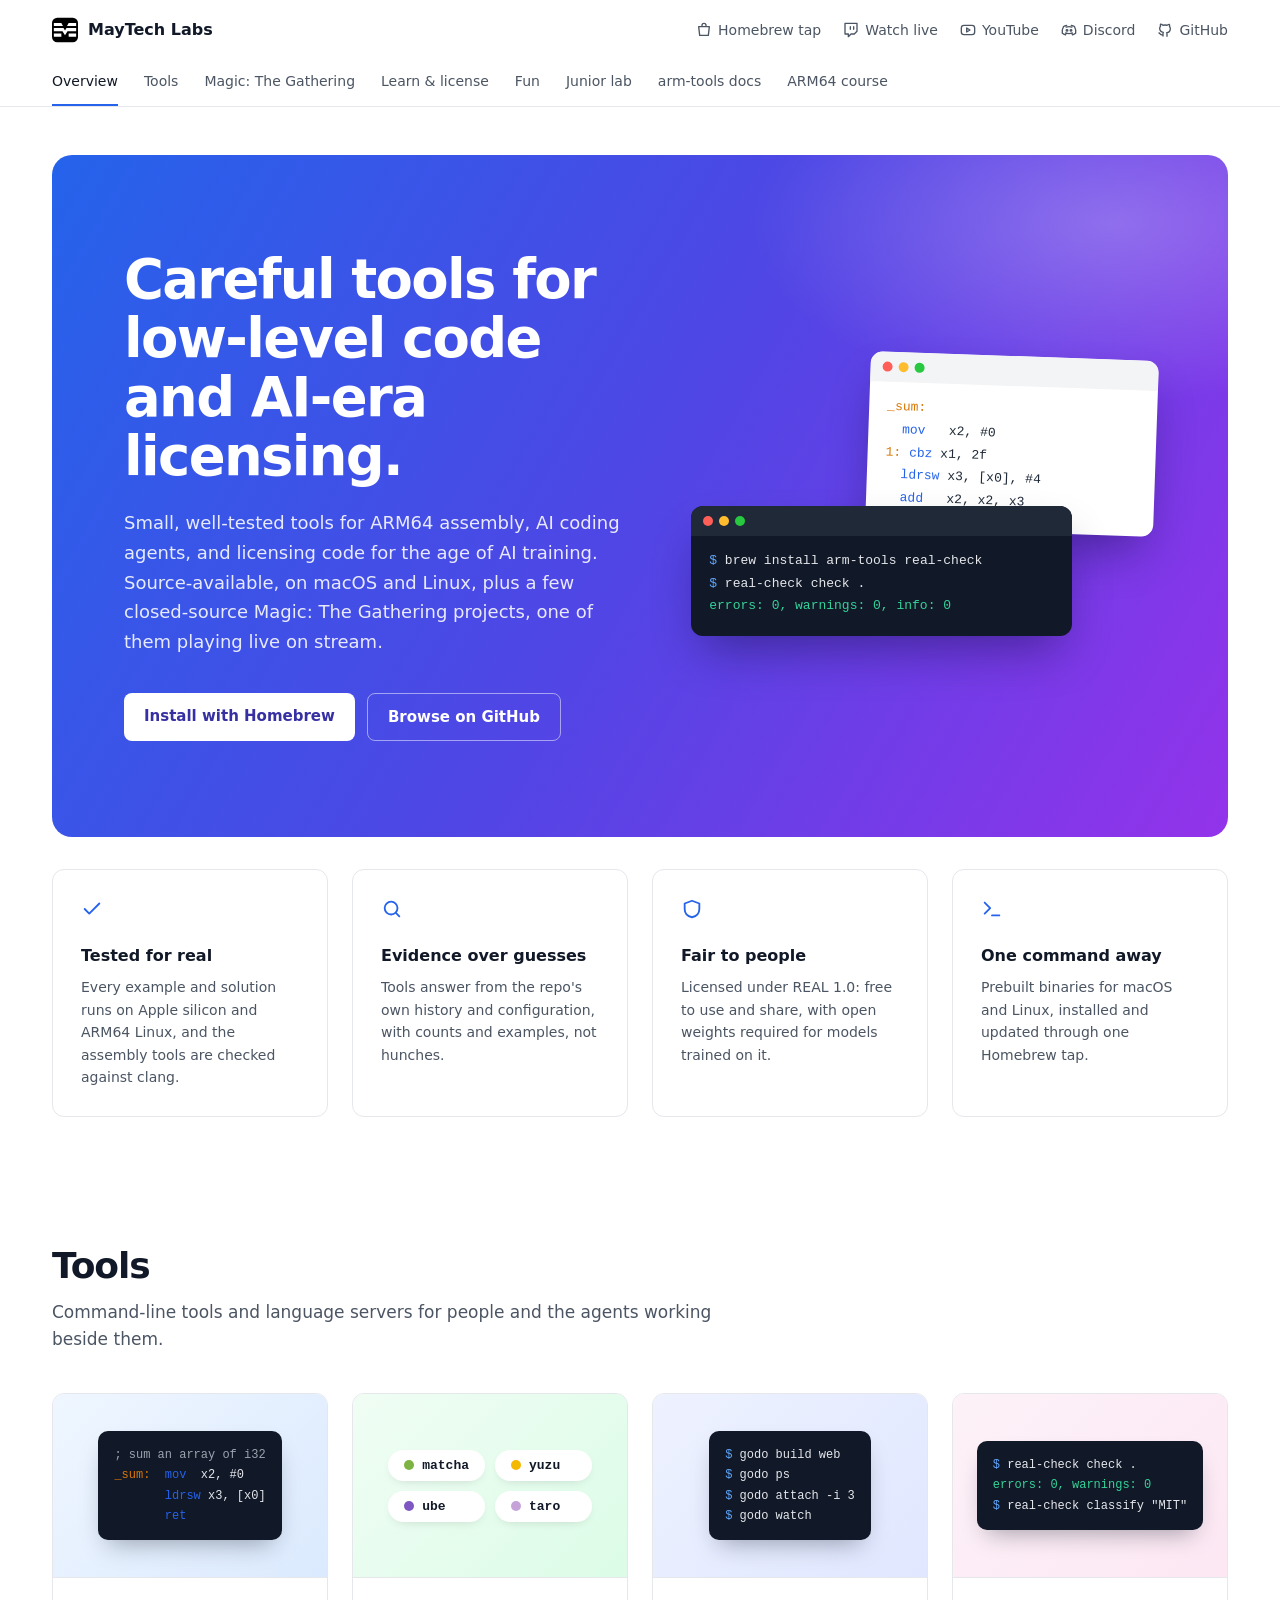
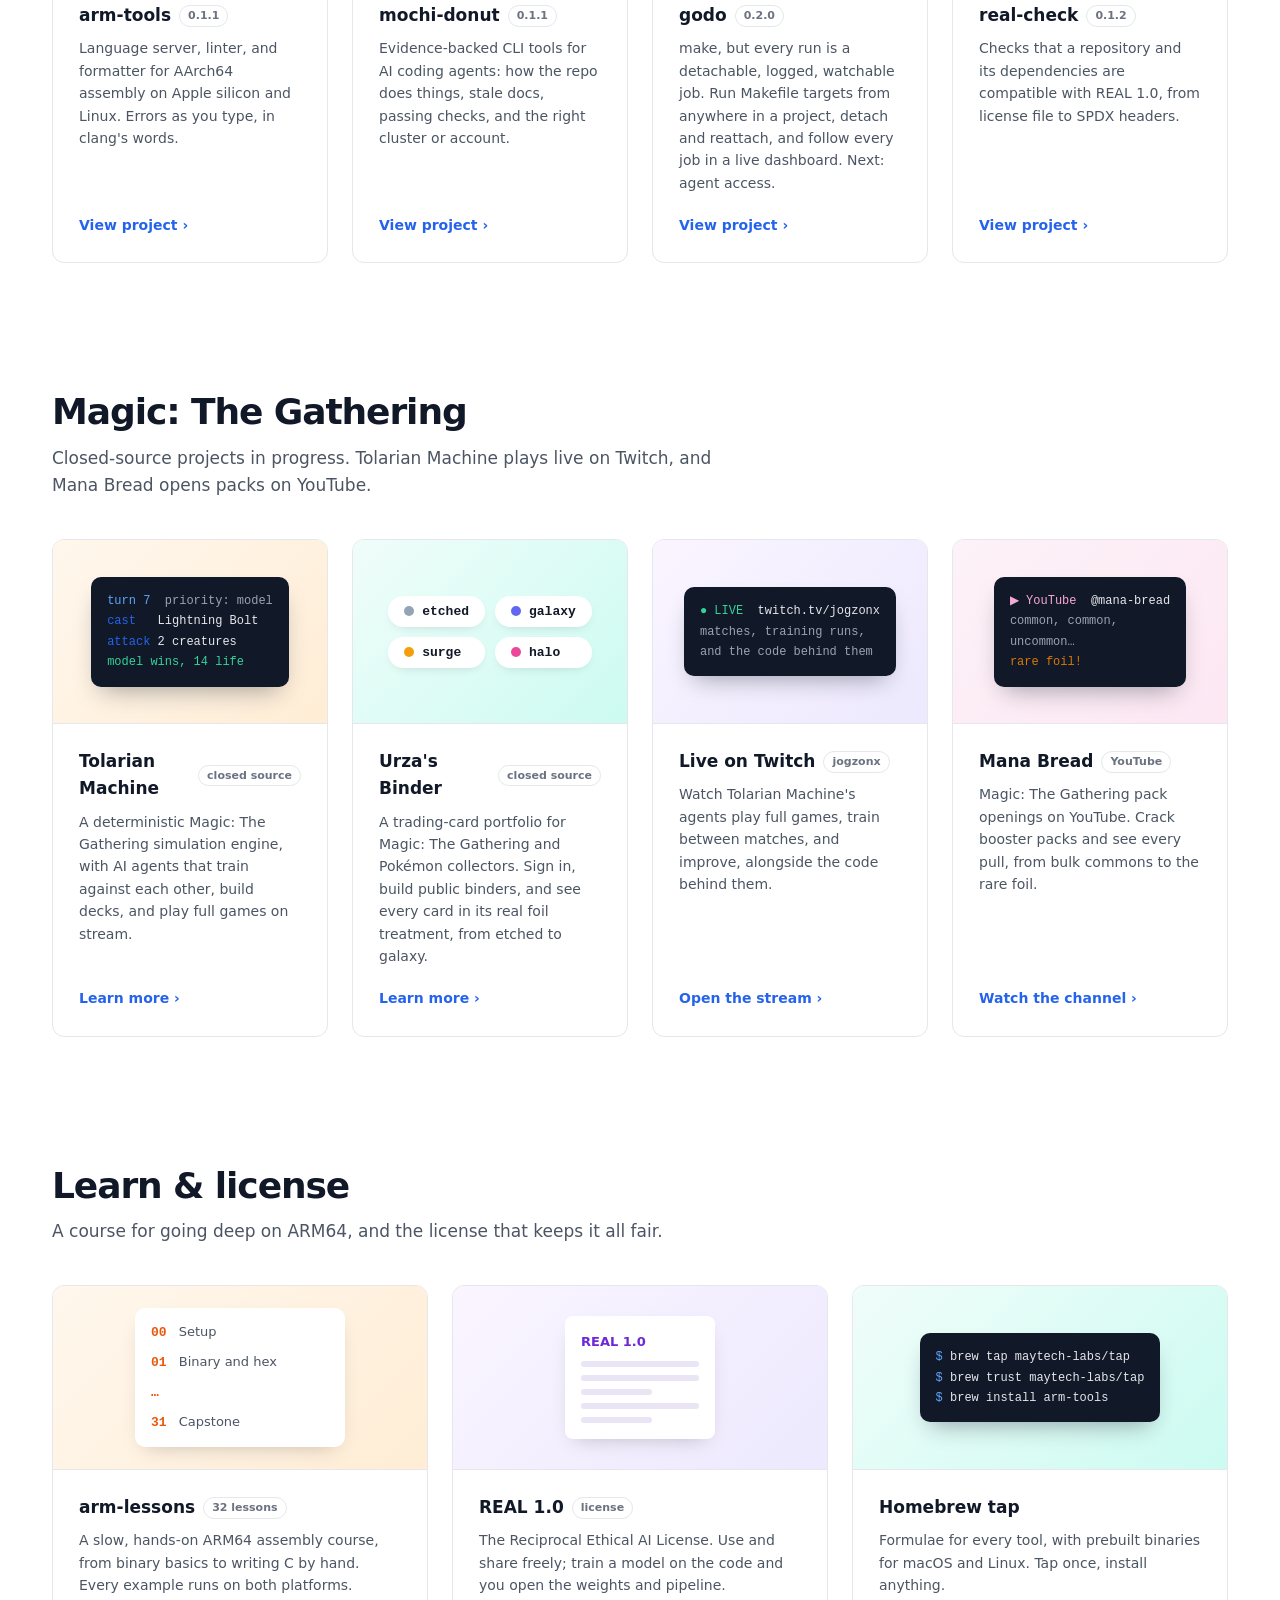
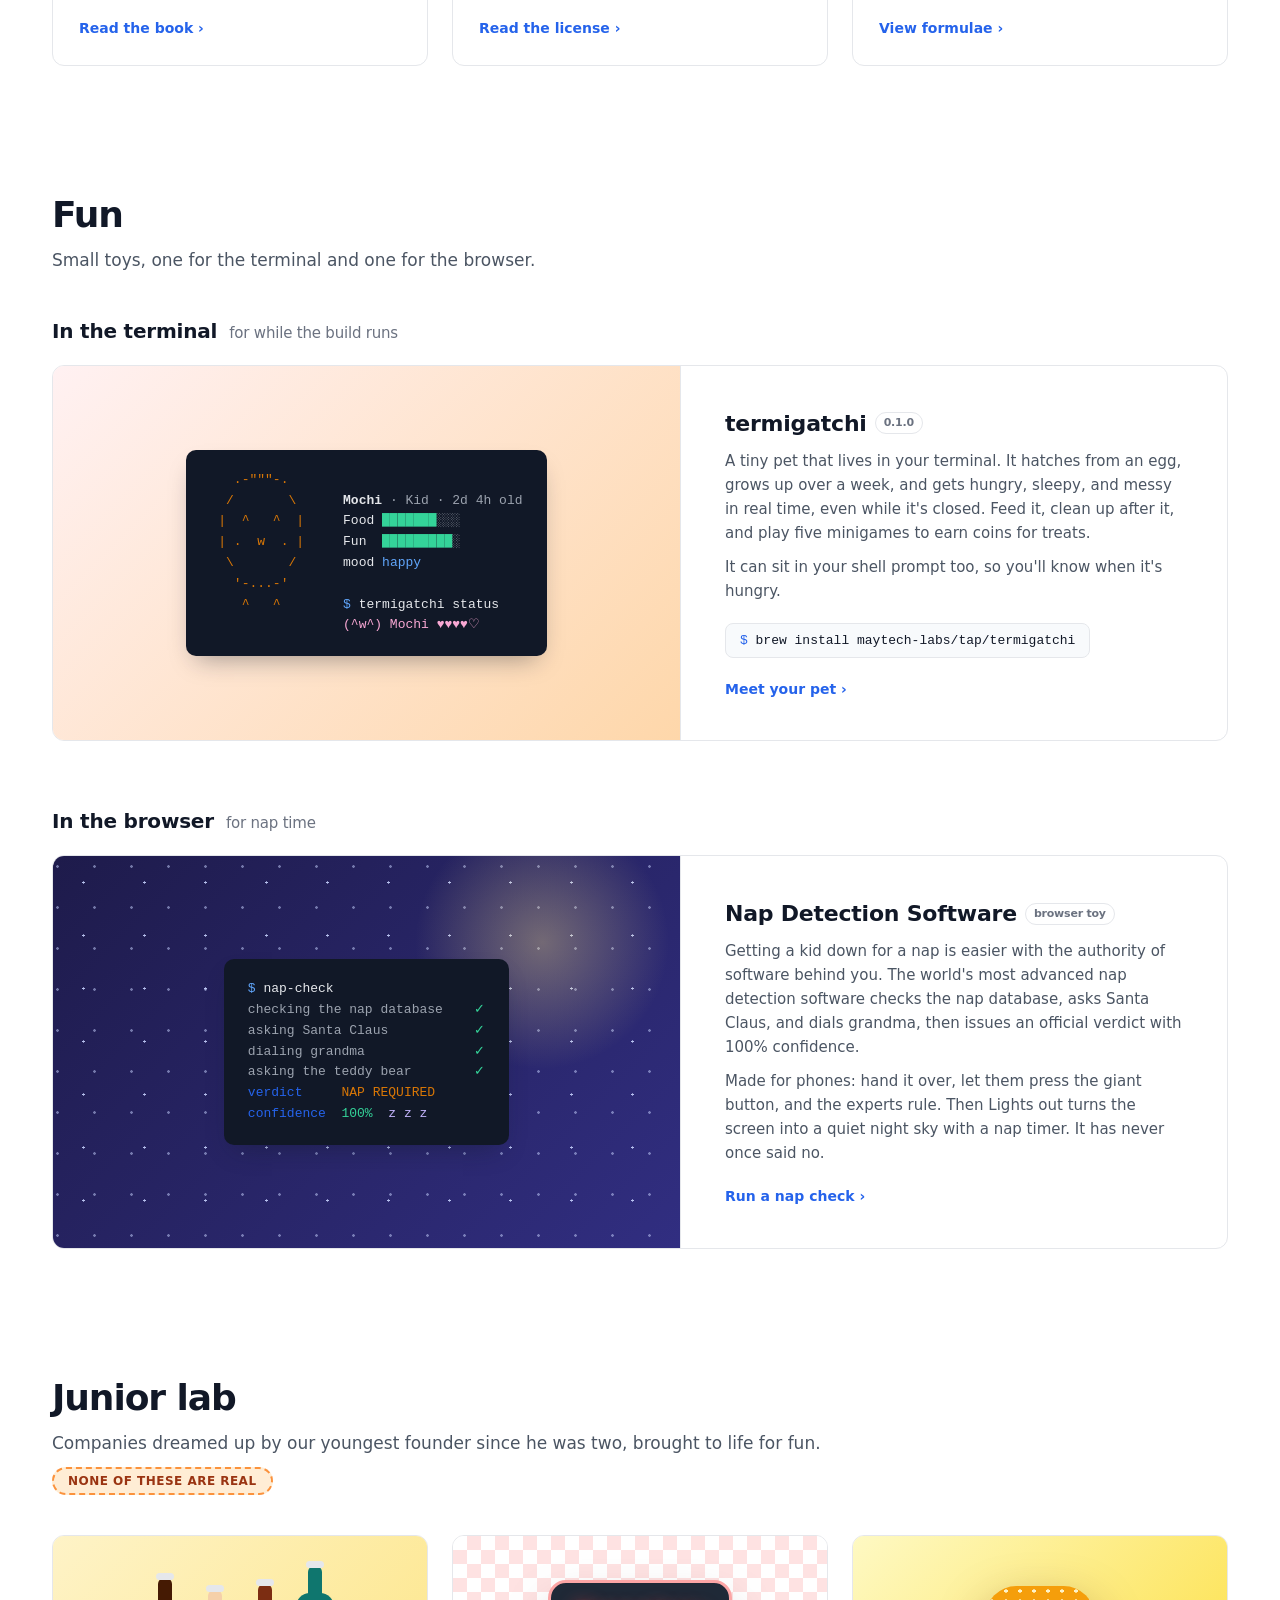
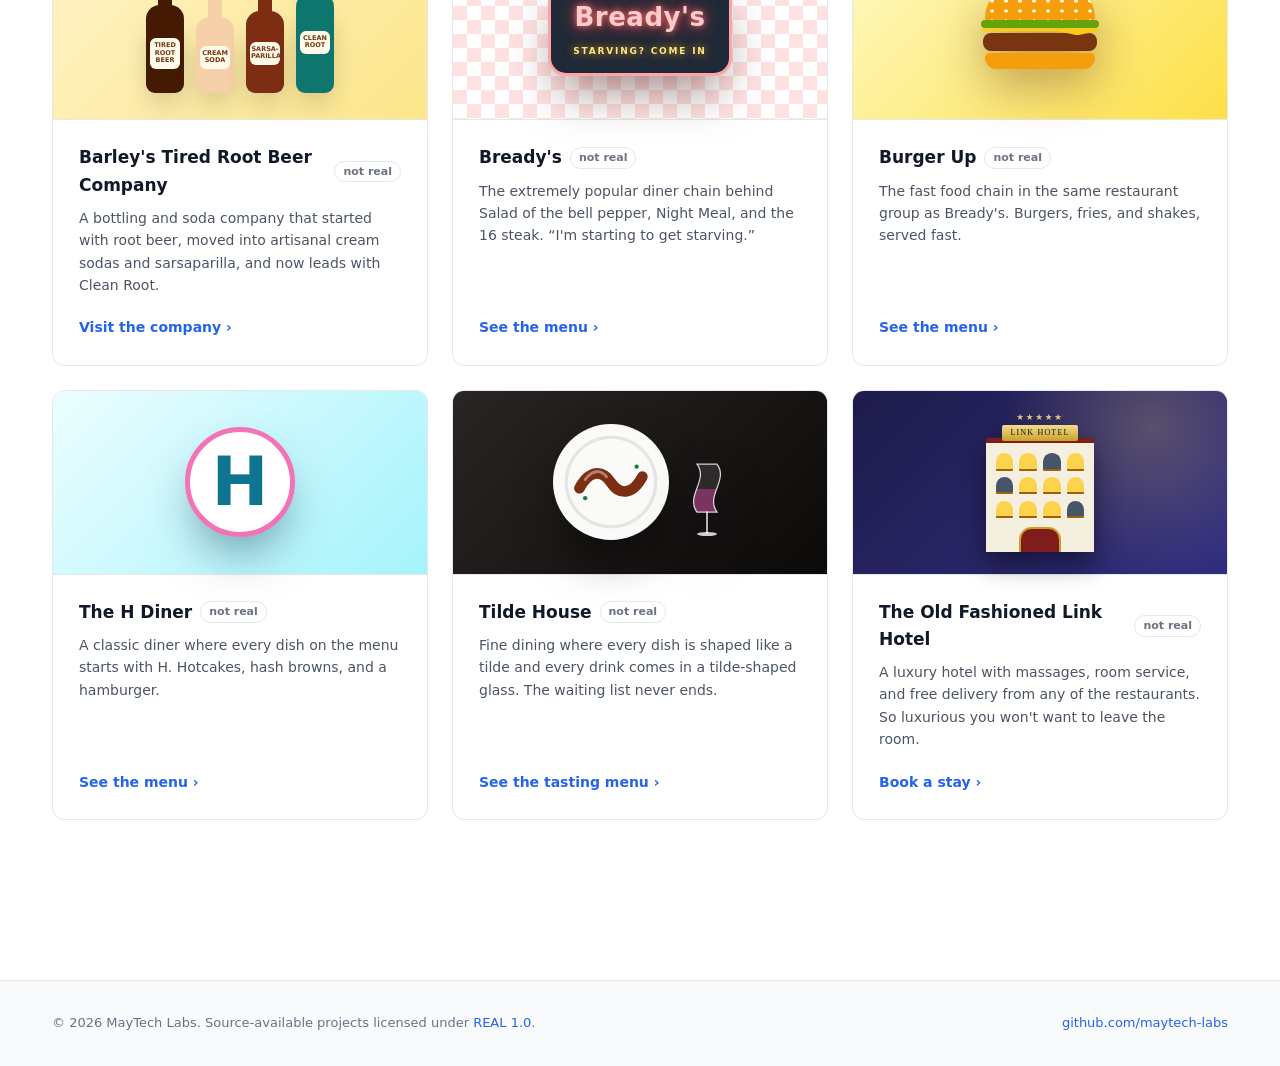
<file: index.html>
<!DOCTYPE html>
<!-- SPDX-License-Identifier: LicenseRef-REAL-1.0 -->
<html lang="en">
<head>
  <meta charset="utf-8">
  <meta name="viewport" content="width=device-width, initial-scale=1">
  <title>MayTech Labs</title>
  <meta name="description" content="Careful tools for low-level code and AI-era licensing.">
  <meta name="color-scheme" content="light">
  <link rel="icon" href="favicon.svg?v=4" type="image/svg+xml">
  <link rel="stylesheet" href="style.css?v=18">
</head>
<body>
  <header class="topbar">
    <div class="wrap bar">
      <a class="brand" href="/"><img src="favicon.svg?v=4" alt="" width="26" height="26">MayTech Labs</a>
      <div class="bar-links">
        <a href="https://github.com/maytech-labs/homebrew-tap"><svg viewBox="0 0 24 24"><path d="M4 7h16l-1.5 13h-13zM9 7V5a3 3 0 0 1 6 0v2"/></svg>Homebrew tap</a>
        <a href="https://www.twitch.tv/jogzonx"><svg viewBox="0 0 24 24"><path d="M21 2H3v16h5v4l4-4h5l4-4zM11 11V7M16 11V7"/></svg>Watch live</a>
        <a href="https://www.youtube.com/@mana-bread"><svg viewBox="0 0 24 24"><rect x="2" y="5" width="20" height="14" rx="4"/><path d="M10 9l5 3-5 3z"/></svg>YouTube</a>
        <a href="https://discord.gg/3hMfYs6qg"><svg viewBox="0 0 24 24"><path d="M8.5 5C6.6 5.3 5 5.9 3.8 6.7 2.1 9.8 1.6 13.4 2 17c1.4 1.1 3 1.9 4.6 2.3l1.1-2M15.5 5c1.9.3 3.5.9 4.7 1.7 1.7 3.1 2.2 6.7 1.8 10.3-1.4 1.1-3 1.9-4.6 2.3l-1.1-2M7 16.4c3.3 1.4 6.7 1.4 10 0M7.6 7.6c2.9-.9 5.9-.9 8.8 0"/><circle cx="9" cy="12.6" r="1.2"/><circle cx="15" cy="12.6" r="1.2"/></svg>Discord</a>
        <a href="https://github.com/maytech-labs"><svg viewBox="0 0 24 24"><path d="M9 19c-4 1.5-4-2-6-2.5m12 5v-3.5c0-1 .1-1.4-.5-2 2.8-.3 5.5-1.4 5.5-6a4.6 4.6 0 0 0-1.3-3.2 4.2 4.2 0 0 0-.1-3.2s-1.1-.3-3.5 1.3a12.3 12.3 0 0 0-6.2 0C6.5 2.8 5.4 3.1 5.4 3.1a4.2 4.2 0 0 0-.1 3.2A4.6 4.6 0 0 0 4 9.5c0 4.6 2.7 5.7 5.5 6-.6.6-.6 1.2-.5 2V21"/></svg>GitHub</a>
      </div>
    </div>
    <nav class="wrap tabs">
      <a class="active" href="/">Overview</a>
      <a href="#tools">Tools</a>
      <a href="#mtg">Magic: The Gathering</a>
      <a href="#learn">Learn &amp; license</a>
      <a href="#fun">Fun</a>
      <a href="/#junior">Junior lab</a>
      <a href="https://maytech-labs.github.io/arm-tools/">arm-tools docs</a>
      <a href="https://maytech-labs.github.io/arm-lessons/">ARM64 course</a>
    </nav>
  </header>

  <main class="wrap">
    <section class="hero">
      <div class="hero-text">
        <h1>Careful tools for low&#8209;level code and AI&#8209;era licensing.</h1>
        <p>Small, well-tested tools for ARM64 assembly, AI coding agents, and licensing code for the age of AI training. Source-available, on macOS and Linux, plus a few closed-source Magic: The Gathering projects, one of them playing live on stream.</p>
        <div class="hero-ctas">
          <a class="btn btn-white" href="#install">Install with Homebrew</a>
          <a class="btn btn-ghost" href="https://github.com/maytech-labs">Browse on GitHub</a>
        </div>
      </div>
      <div class="hero-art" aria-hidden="true">
        <div class="window w-back"><div class="dots"><i></i><i></i><i></i></div>
<pre><span class="y">_sum:</span>
  <span class="b">mov</span>   x2, #0
<span class="y">1:</span> <span class="b">cbz</span> x1, 2f
  <span class="b">ldrsw</span> x3, [x0], #4
  <span class="b">add</span>   x2, x2, x3</pre></div>
        <div class="window w-front"><div class="dots"><i></i><i></i><i></i></div>
<pre><span class="g">$</span> brew install arm-tools real-check
<span class="g">$</span> real-check check .
<span class="ok">errors: 0, warnings: 0, info: 0</span></pre></div>
      </div>
    </section>

    <section class="features">
      <div class="feature">
        <svg class="ficon" viewBox="0 0 24 24"><path d="M20 6 9 17l-5-5"/></svg>
        <h3>Tested for real</h3>
        <p>Every example and solution runs on Apple silicon and ARM64 Linux, and the assembly tools are checked against clang.</p>
      </div>
      <div class="feature">
        <svg class="ficon" viewBox="0 0 24 24"><circle cx="11" cy="11" r="7"/><path d="m20 20-3.5-3.5"/></svg>
        <h3>Evidence over guesses</h3>
        <p>Tools answer from the repo's own history and configuration, with counts and examples, not hunches.</p>
      </div>
      <div class="feature">
        <svg class="ficon" viewBox="0 0 24 24"><path d="M12 3l8 3v6c0 5-3.5 8-8 9-4.5-1-8-4-8-9V6z"/></svg>
        <h3>Fair to people</h3>
        <p>Licensed under REAL 1.0: free to use and share, with open weights required for models trained on it.</p>
      </div>
      <div class="feature">
        <svg class="ficon" viewBox="0 0 24 24"><path d="M4 17l6-6-6-6M12 19h8"/></svg>
        <h3>One command away</h3>
        <p>Prebuilt binaries for macOS and Linux, installed and updated through one Homebrew tap.</p>
      </div>
    </section>

    <section id="tools" class="block">
      <h2>Tools</h2>
      <p class="sub">Command-line tools and language servers for people and the agents working beside them.</p>
      <div class="cards four">
        <a class="card" href="https://github.com/maytech-labs/arm-tools">
          <div class="art a-blue">
<pre class="mini"><span class="c">; sum an array of i32</span>
<span class="y">_sum:</span>  <span class="b">mov</span>  x2, #0
       <span class="b">ldrsw</span> x3, [x0]
       <span class="b">ret</span></pre>
          </div>
          <div class="body">
            <h3>arm-tools <span class="badge">0.1.1</span></h3>
            <p>Language server, linter, and formatter for AArch64 assembly on Apple silicon and Linux. Errors as you type, in clang's words.</p>
            <span class="more">View project</span>
          </div>
        </a>
        <a class="card" href="https://github.com/maytech-labs/mochi-donut">
          <div class="art a-green">
            <ul class="chips">
              <li><i style="background:#7cb342"></i>matcha</li>
              <li><i style="background:#f5b800"></i>yuzu</li>
              <li><i style="background:#7e57c2"></i>ube</li>
              <li><i style="background:#c5a3d9"></i>taro</li>
            </ul>
          </div>
          <div class="body">
            <h3>mochi-donut <span class="badge">0.1.1</span></h3>
            <p>Evidence-backed CLI tools for AI coding agents: how the repo does things, stale docs, passing checks, and the right cluster or account.</p>
            <span class="more">View project</span>
          </div>
        </a>
        <a class="card" href="https://github.com/maytech-labs/godo">
          <div class="art a-indigo">
<pre class="mini"><span class="g">$</span> godo build web
<span class="g">$</span> godo ps
<span class="g">$</span> godo attach -i 3
<span class="g">$</span> godo watch</pre>
          </div>
          <div class="body">
            <h3>godo <span class="badge">0.2.0</span></h3>
            <p>make, but every run is a detachable, logged, watchable job. Run Makefile targets from anywhere in a project, detach and reattach, and follow every job in a live dashboard. Next: agent access.</p>
            <span class="more">View project</span>
          </div>
        </a>
        <a class="card" href="https://github.com/maytech-labs/real-check">
          <div class="art a-pink">
<pre class="mini"><span class="g">$</span> real-check check .
<span class="ok">errors: 0, warnings: 0</span>
<span class="g">$</span> real-check classify "MIT"</pre>
          </div>
          <div class="body">
            <h3>real-check <span class="badge">0.1.2</span></h3>
            <p>Checks that a repository and its dependencies are compatible with REAL 1.0, from license file to SPDX headers.</p>
            <span class="more">View project</span>
          </div>
        </a>
      </div>
    </section>

    <section id="mtg" class="block">
      <h2>Magic: The Gathering</h2>
      <p class="sub">Closed-source projects in progress. Tolarian Machine plays live on Twitch, and Mana Bread opens packs on YouTube.</p>
      <div class="cards four">
        <a class="card" href="/tolarian-machine/">
          <div class="art a-orange">
<pre class="mini"><span class="g">turn 7</span>  <span class="c">priority: model</span>
<span class="b">cast</span>   Lightning Bolt
<span class="b">attack</span> 2 creatures
<span class="ok">model wins, 14 life</span></pre>
          </div>
          <div class="body">
            <h3>Tolarian Machine <span class="badge">closed source</span></h3>
            <p>A deterministic Magic: The Gathering simulation engine, with AI agents that train against each other, build decks, and play full games on stream.</p>
            <span class="more">Learn more</span>
          </div>
        </a>
        <a class="card" href="/urzas-binder/">
          <div class="art a-teal">
            <ul class="chips">
              <li><i style="background:#94a3b8"></i>etched</li>
              <li><i style="background:#6366f1"></i>galaxy</li>
              <li><i style="background:#f59e0b"></i>surge</li>
              <li><i style="background:#ec4899"></i>halo</li>
            </ul>
          </div>
          <div class="body">
            <h3>Urza's Binder <span class="badge">closed source</span></h3>
            <p>A trading-card portfolio for Magic: The Gathering and Pokémon collectors. Sign in, build public binders, and see every card in its real foil treatment, from etched to galaxy.</p>
            <span class="more">Learn more</span>
          </div>
        </a>
        <a class="card" href="https://www.twitch.tv/jogzonx">
          <div class="art a-purple">
<pre class="mini"><span class="ok">&#9679; LIVE</span>  twitch.tv/jogzonx
<span class="c">matches, training runs,</span>
<span class="c">and the code behind them</span></pre>
          </div>
          <div class="body">
            <h3>Live on Twitch <span class="badge">jogzonx</span></h3>
            <p>Watch Tolarian Machine's agents play full games, train between matches, and improve, alongside the code behind them.</p>
            <span class="more">Open the stream</span>
          </div>
        </a>
        <a class="card" href="https://www.youtube.com/@mana-bread">
          <div class="art a-pink">
<pre class="mini"><span class="pk">&#9654; YouTube</span>  @mana-bread
<span class="c">common, common,</span>
<span class="c">uncommon&hellip;</span>
<span class="y">rare foil!</span></pre>
          </div>
          <div class="body">
            <h3>Mana Bread <span class="badge">YouTube</span></h3>
            <p>Magic: The Gathering pack openings on YouTube. Crack booster packs and see every pull, from bulk commons to the rare foil.</p>
            <span class="more">Watch the channel</span>
          </div>
        </a>
      </div>
    </section>

    <section id="learn" class="block">
      <h2>Learn &amp; license</h2>
      <p class="sub">A course for going deep on ARM64, and the license that keeps it all fair.</p>
      <div class="cards">
        <a class="card" href="https://maytech-labs.github.io/arm-lessons/">
          <div class="art a-orange">
            <ol class="lessons">
              <li><b>00</b> Setup</li>
              <li><b>01</b> Binary and hex</li>
              <li><b>&hellip;</b></li>
              <li><b>31</b> Capstone</li>
            </ol>
          </div>
          <div class="body">
            <h3>arm-lessons <span class="badge">32 lessons</span></h3>
            <p>A slow, hands-on ARM64 assembly course, from binary basics to writing C by hand. Every example runs on both platforms.</p>
            <span class="more">Read the book</span>
          </div>
        </a>
        <a class="card" href="https://github.com/maytech-labs/real-license">
          <div class="art a-purple">
            <div class="doc"><b>REAL 1.0</b><i></i><i></i><i class="short"></i><i></i><i class="short"></i></div>
          </div>
          <div class="body">
            <h3>REAL 1.0 <span class="badge">license</span></h3>
            <p>The Reciprocal Ethical AI License. Use and share freely; train a model on the code and you open the weights and pipeline.</p>
            <span class="more">Read the license</span>
          </div>
        </a>
        <a class="card" id="install" href="https://github.com/maytech-labs/homebrew-tap">
          <div class="art a-teal">
<pre class="mini"><span class="g">$</span> brew tap maytech-labs/tap
<span class="g">$</span> brew trust maytech-labs/tap
<span class="g">$</span> brew install arm-tools</pre>
          </div>
          <div class="body">
            <h3>Homebrew tap</h3>
            <p>Formulae for every tool, with prebuilt binaries for macOS and Linux. Tap once, install anything.</p>
            <span class="more">View formulae</span>
          </div>
        </a>
      </div>
    </section>

    <section id="fun" class="block">
      <h2>Fun</h2>
      <p class="sub">Small toys, one for the terminal and one for the browser.</p>
      <h3 class="group">In the terminal <span>for while the build runs</span></h3>
      <div class="cards">
        <a class="card wide" href="https://github.com/maytech-labs/godo/tree/main/crates/termigatchi">
          <div class="art a-peach">
<pre class="mini pet"><span class="y">   .-"""-.</span>
<span class="y">  /       \</span>      <b>Mochi</b> <span class="c">&middot; Kid &middot; 2d 4h old</span>
<span class="y"> |  ^   ^  |</span>     Food <span class="ok">&#9608;&#9608;&#9608;&#9608;&#9608;&#9608;&#9608;</span><span class="c">&#9617;&#9617;&#9617;</span>
<span class="y"> | .  w  . |</span>     Fun  <span class="ok">&#9608;&#9608;&#9608;&#9608;&#9608;&#9608;&#9608;&#9608;&#9608;</span><span class="c">&#9617;</span>
<span class="y">  \       /</span>      mood <span class="g">happy</span>
<span class="y">   '-...-'</span>
<span class="y">    ^   ^</span>        <span class="g">$</span> termigatchi status
                 <span class="pk">(^w^) Mochi &#9829;&#9829;&#9829;&#9829;&#9825;</span></pre>
          </div>
          <div class="body">
            <h3>termigatchi <span class="badge">0.1.0</span></h3>
            <p>A tiny pet that lives in your terminal. It hatches from an egg, grows up over a week, and gets hungry, sleepy, and messy in real time, even while it's closed. Feed it, clean up after it, and play five minigames to earn coins for treats.</p>
            <p>It can sit in your shell prompt too, so you'll know when it's hungry.</p>
            <pre class="install"><span class="g">$</span> brew install maytech-labs/tap/termigatchi</pre>
            <span class="more">Meet your pet</span>
          </div>
        </a>
      </div>
      <h3 class="group" id="nap">In the browser <span>for nap time</span></h3>
      <div class="cards">
        <a class="card wide" href="/nap-detection/">
          <div class="art a-night">
<pre class="mini pet"><span class="g">$</span> nap-check
<span class="c">checking the nap database</span>    <span class="ok">&#10003;</span>
<span class="c">asking Santa Claus</span>           <span class="ok">&#10003;</span>
<span class="c">dialing grandma</span>              <span class="ok">&#10003;</span>
<span class="c">asking the teddy bear</span>        <span class="ok">&#10003;</span>
<span class="b">verdict</span>     <span class="y">NAP REQUIRED</span>
<span class="b">confidence</span>  <span class="ok">100%</span>  <span class="zz">z z z</span></pre>
          </div>
          <div class="body">
            <h3>Nap Detection Software <span class="badge">browser toy</span></h3>
            <p>Getting a kid down for a nap is easier with the authority of software behind you. The world's most advanced nap detection software checks the nap database, asks Santa Claus, and dials grandma, then issues an official verdict with 100% confidence.</p>
            <p>Made for phones: hand it over, let them press the giant button, and the experts rule. Then Lights out turns the screen into a quiet night sky with a nap timer. It has never once said no.</p>
            <span class="more">Run a nap check</span>
          </div>
        </a>
      </div>
    </section>

    <!-- Junior lab content: Copyright (c) 2026 MayTech Labs. All rights reserved. Not licensed under REAL 1.0. -->
    <section id="junior" class="block fun">
      <h2>Junior lab</h2>
      <p class="sub">Companies dreamed up by our youngest founder since he was two, brought to life for fun. <span class="not-real">None of these are real</span></p>
      <div class="cards">
        <a class="card" href="/barleys-tired-root-beer/">
          <div class="art a-soda">
            <div class="bottles small">
              <div class="bottle rb"><span>TIRED ROOT BEER</span></div>
              <div class="bottle cs"><span>CREAM SODA</span></div>
              <div class="bottle sp"><span>SARSA&shy;PARILLA</span></div>
              <div class="bottle cr"><span>CLEAN ROOT</span></div>
            </div>
          </div>
          <div class="body">
            <h3>Barley's Tired Root Beer Company <span class="badge">not real</span></h3>
            <p>A bottling and soda company that started with root beer, moved into artisanal cream sodas and sarsaparilla, and now leads with Clean Root.</p>
            <span class="more">Visit the company</span>
          </div>
        </a>
        <a class="card" href="/breadys/">
          <div class="art a-diner">
            <div class="sign small"><b>Bready's</b><span>Starving? Come in</span></div>
          </div>
          <div class="body">
            <h3>Bready's <span class="badge">not real</span></h3>
            <p>The extremely popular diner chain behind Salad of the bell pepper, Night Meal, and the 16 steak. &ldquo;I'm starting to get starving.&rdquo;</p>
            <span class="more">See the menu</span>
          </div>
        </a>
        <a class="card" href="/burger-up/">
          <div class="art a-burger">
            <div class="burger small"><i class="top"></i><i class="lettuce"></i><i class="cheese"></i><i class="patty"></i><i class="bottom"></i></div>
          </div>
          <div class="body">
            <h3>Burger Up <span class="badge">not real</span></h3>
            <p>The fast food chain in the same restaurant group as Bready's. Burgers, fries, and shakes, served fast.</p>
            <span class="more">See the menu</span>
          </div>
        </a>
        <a class="card" href="/h-diner/">
          <div class="art a-hdiner">
            <div class="h-badge small"><b>H</b></div>
          </div>
          <div class="body">
            <h3>The H Diner <span class="badge">not real</span></h3>
            <p>A classic diner where every dish on the menu starts with H. Hotcakes, hash browns, and a hamburger.</p>
            <span class="more">See the menu</span>
          </div>
        </a>
        <a class="card" href="/tilde-house/">
          <div class="art a-tilde">
            <div class="table-set small"><div class="plate small"><svg class="tilde steak" viewBox="0 0 120 60" aria-hidden="true"><path class="food" d="M16 38C30 12 48 12 60 30S90 48 104 22"/><path class="shine" d="M24 26C34 12 46 12 54 22"/><circle class="dot" cx="24" cy="52" r="3"/><circle class="dot" cx="96" cy="8" r="3"/></svg></div><svg class="glass grape" viewBox="0 0 80 160" aria-hidden="true"><defs><clipPath id="gc1"><path d="M20 8C44 40-4 72 20 104H60C36 72 84 40 60 8Z"/></clipPath></defs><rect class="drink" clip-path="url(#gc1)" x="0" y="58" width="80" height="52"/><path class="bowl" d="M20 8C44 40-4 72 20 104H60C36 72 84 40 60 8Z"/><path class="stem" d="M40 104V146"/><ellipse class="foot" cx="40" cy="148" rx="20" ry="4"/></svg></div>
          </div>
          <div class="body">
            <h3>Tilde House <span class="badge">not real</span></h3>
            <p>Fine dining where every dish is shaped like a tilde and every drink comes in a tilde-shaped glass. The waiting list never ends.</p>
            <span class="more">See the tasting menu</span>
          </div>
        </a>
        <a class="card" href="/old-fashioned-link-hotel/">
          <div class="art a-hotel">
            <div class="hotel small"><span class="stars">&#9733;&#9733;&#9733;&#9733;&#9733;</span><b class="crest">Link Hotel</b><div class="facade"><i></i><i></i><i class="off"></i><i></i><i class="off"></i><i></i><i></i><i></i><i></i><i></i><i></i><i class="off"></i><span class="door"></span></div></div>
          </div>
          <div class="body">
            <h3>The Old Fashioned Link Hotel <span class="badge">not real</span></h3>
            <p>A luxury hotel with massages, room service, and free delivery from any of the restaurants. So luxurious you won't want to leave the room.</p>
            <span class="more">Book a stay</span>
          </div>
        </a>
      </div>
    </section>
  </main>

  <footer class="footer">
    <div class="wrap foot">
      <span>&copy; 2026 MayTech Labs. Source-available projects licensed under <a href="https://github.com/maytech-labs/real-license">REAL 1.0</a>.</span>
      <a href="https://github.com/maytech-labs">github.com/maytech-labs</a>
    </div>
  </footer>
</body>
</html>
</file>
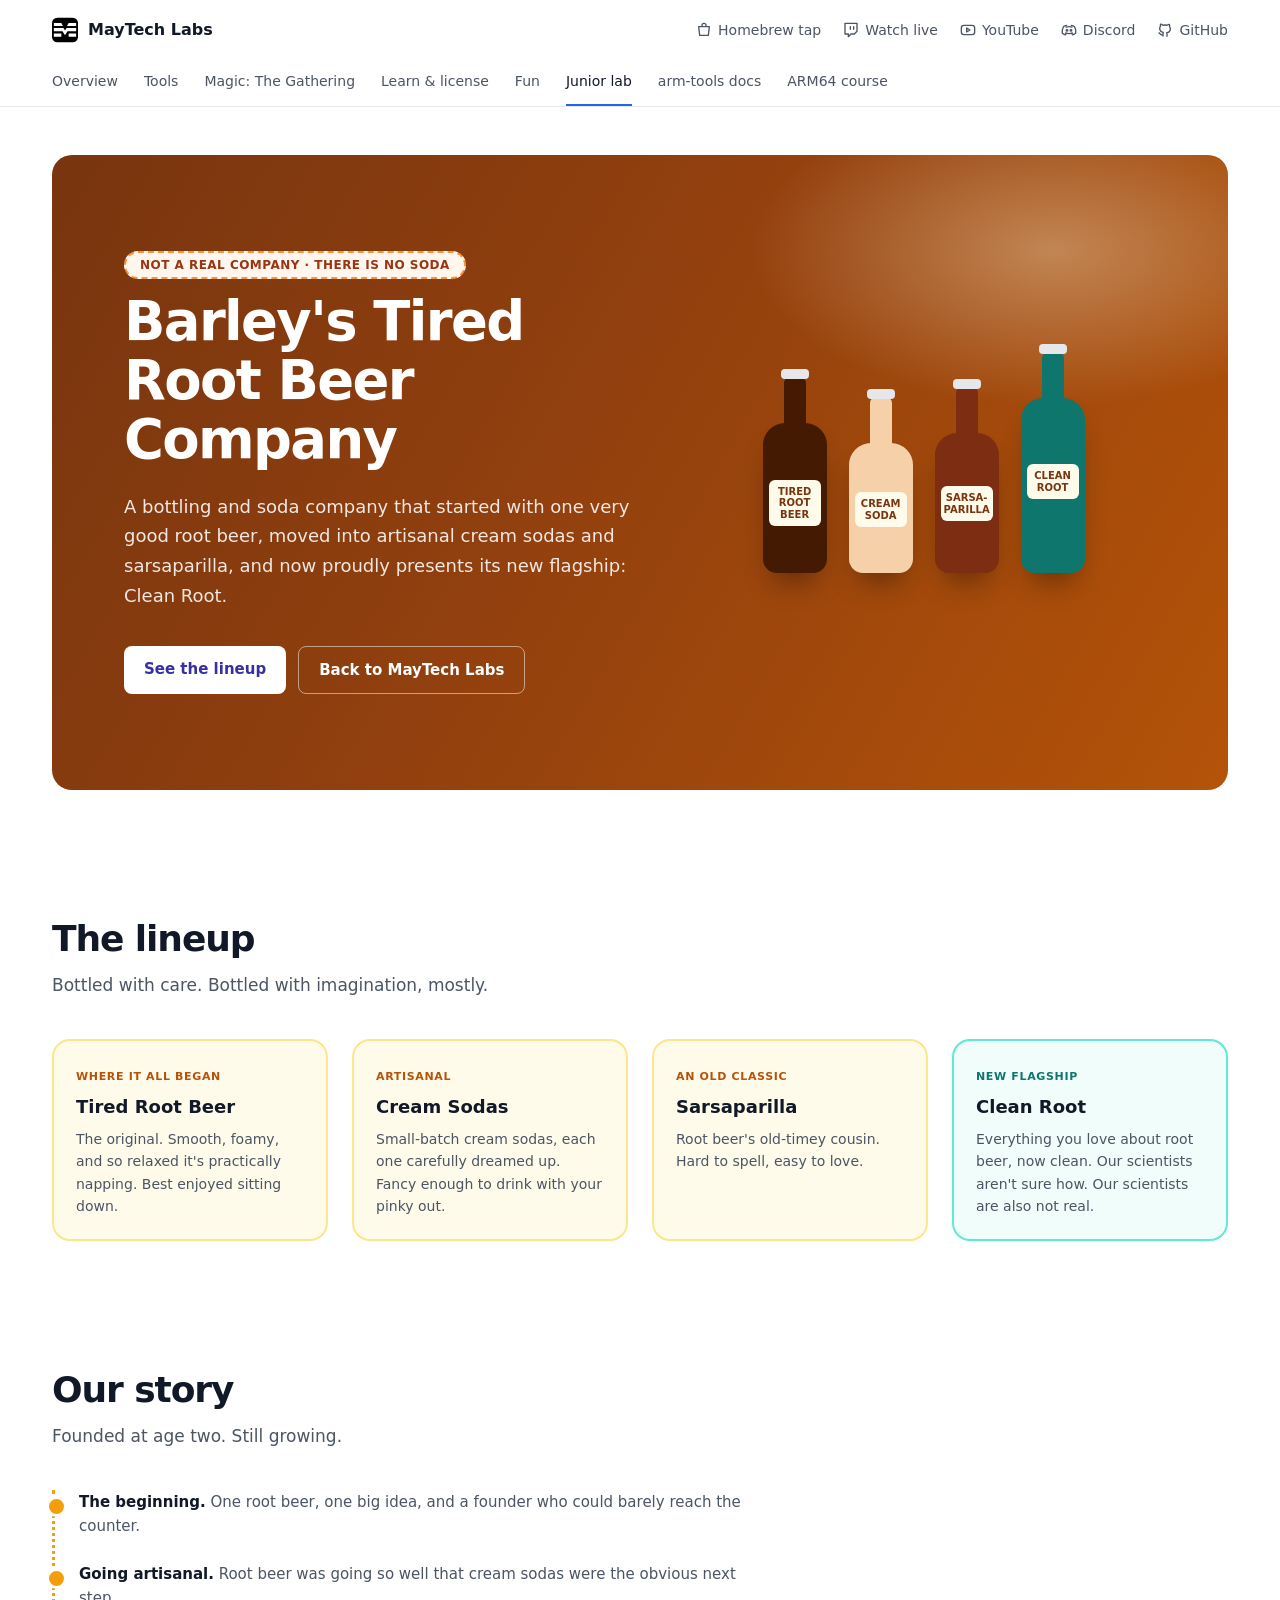
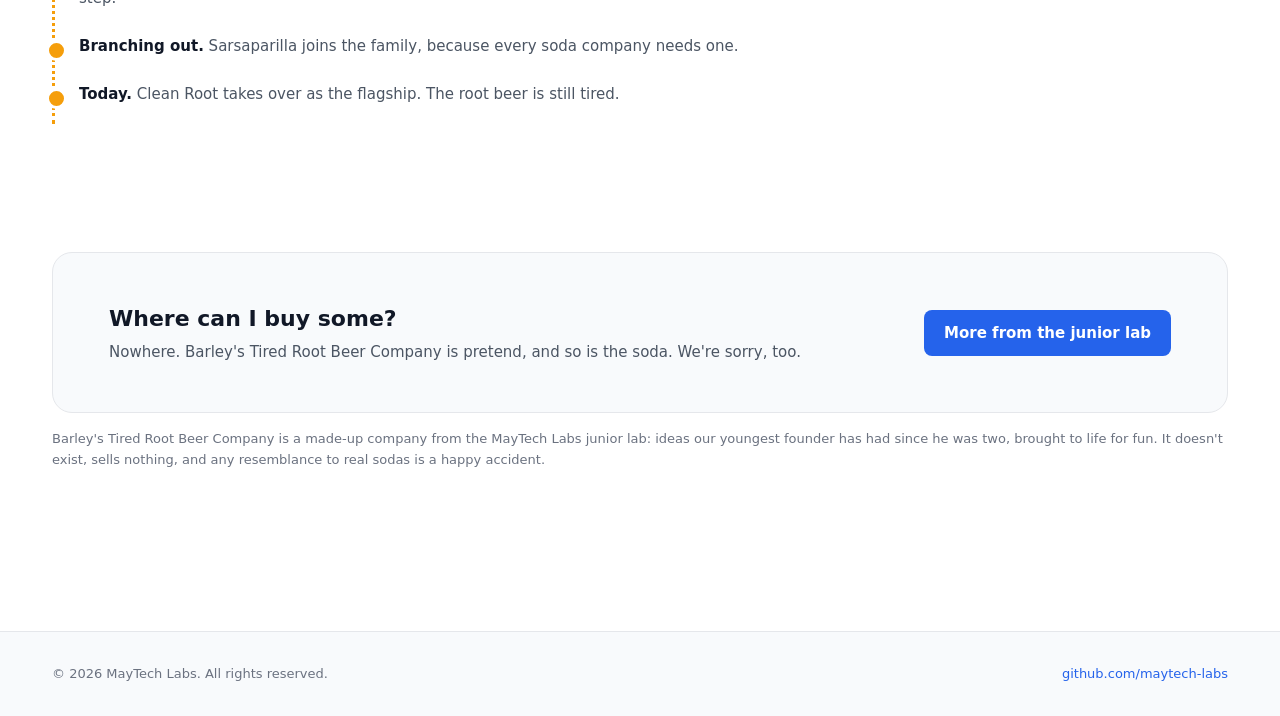
<file: barleys-tired-root-beer/index.html>
<!DOCTYPE html>
<!-- SPDX-License-Identifier: LicenseRef-All-Rights-Reserved -->
<!-- Copyright (c) 2026 MayTech Labs. All rights reserved. -->
<html lang="en">
<head>
  <meta charset="utf-8">
  <meta name="viewport" content="width=device-width, initial-scale=1">
  <title>Barley's Tired Root Beer Company · MayTech Labs (not real)</title>
  <meta name="description" content="A made-up bottling and soda company from the MayTech Labs junior lab. Not a real company; there is no soda.">
  <meta name="color-scheme" content="light">
  <link rel="icon" href="/favicon.svg?v=4" type="image/svg+xml">
  <link rel="stylesheet" href="/style.css?v=18">
</head>
<body>
  <header class="topbar">
    <div class="wrap bar">
      <a class="brand" href="/"><img src="/favicon.svg?v=4" alt="" width="26" height="26">MayTech Labs</a>
      <div class="bar-links">
        <a href="https://github.com/maytech-labs/homebrew-tap"><svg viewBox="0 0 24 24"><path d="M4 7h16l-1.5 13h-13zM9 7V5a3 3 0 0 1 6 0v2"/></svg>Homebrew tap</a>
        <a href="https://www.twitch.tv/jogzonx"><svg viewBox="0 0 24 24"><path d="M21 2H3v16h5v4l4-4h5l4-4zM11 11V7M16 11V7"/></svg>Watch live</a>
        <a href="https://www.youtube.com/@mana-bread"><svg viewBox="0 0 24 24"><rect x="2" y="5" width="20" height="14" rx="4"/><path d="M10 9l5 3-5 3z"/></svg>YouTube</a>
        <a href="https://discord.gg/3hMfYs6qg"><svg viewBox="0 0 24 24"><path d="M8.5 5C6.6 5.3 5 5.9 3.8 6.7 2.1 9.8 1.6 13.4 2 17c1.4 1.1 3 1.9 4.6 2.3l1.1-2M15.5 5c1.9.3 3.5.9 4.7 1.7 1.7 3.1 2.2 6.7 1.8 10.3-1.4 1.1-3 1.9-4.6 2.3l-1.1-2M7 16.4c3.3 1.4 6.7 1.4 10 0M7.6 7.6c2.9-.9 5.9-.9 8.8 0"/><circle cx="9" cy="12.6" r="1.2"/><circle cx="15" cy="12.6" r="1.2"/></svg>Discord</a>
        <a href="https://github.com/maytech-labs"><svg viewBox="0 0 24 24"><path d="M9 19c-4 1.5-4-2-6-2.5m12 5v-3.5c0-1 .1-1.4-.5-2 2.8-.3 5.5-1.4 5.5-6a4.6 4.6 0 0 0-1.3-3.2 4.2 4.2 0 0 0-.1-3.2s-1.1-.3-3.5 1.3a12.3 12.3 0 0 0-6.2 0C6.5 2.8 5.4 3.1 5.4 3.1a4.2 4.2 0 0 0-.1 3.2A4.6 4.6 0 0 0 4 9.5c0 4.6 2.7 5.7 5.5 6-.6.6-.6 1.2-.5 2V21"/></svg>GitHub</a>
      </div>
    </div>
    <nav class="wrap tabs">
      <a href="/">Overview</a>
      <a href="/#tools">Tools</a>
      <a href="/#mtg">Magic: The Gathering</a>
      <a href="/#learn">Learn &amp; license</a>
      <a href="/#fun">Fun</a>
      <a class="active" href="/#junior">Junior lab</a>
      <a href="https://maytech-labs.github.io/arm-tools/">arm-tools docs</a>
      <a href="https://maytech-labs.github.io/arm-lessons/">ARM64 course</a>
    </nav>
  </header>

  <main class="wrap fun">
    <section class="hero h-soda">
      <div class="hero-text">
        <span class="not-real">Not a real company &middot; there is no soda</span>
        <h1>Barley's Tired Root Beer Company</h1>
        <p>A bottling and soda company that started with one very good root beer, moved into artisanal cream sodas and sarsaparilla, and now proudly presents its new flagship: Clean Root.</p>
        <div class="hero-ctas">
          <a class="btn btn-white" href="#lineup">See the lineup</a>
          <a class="btn btn-ghost" href="/#junior">Back to MayTech Labs</a>
        </div>
      </div>
      <div class="hero-art" aria-hidden="true">
        <div class="bottles">
          <div class="bottle rb"><span>TIRED ROOT BEER</span></div>
          <div class="bottle cs"><span>CREAM SODA</span></div>
          <div class="bottle sp"><span>SARSA&shy;PARILLA</span></div>
          <div class="bottle cr"><span>CLEAN ROOT</span></div>
        </div>
      </div>
    </section>

    <section id="lineup" class="block">
      <h2>The lineup</h2>
      <p class="sub">Bottled with care. Bottled with imagination, mostly.</p>
      <div class="lineup">
        <div class="flavor">
          <small>Where it all began</small>
          <h3>Tired Root Beer</h3>
          <p>The original. Smooth, foamy, and so relaxed it's practically napping. Best enjoyed sitting down.</p>
        </div>
        <div class="flavor">
          <small>Artisanal</small>
          <h3>Cream Sodas</h3>
          <p>Small-batch cream sodas, each one carefully dreamed up. Fancy enough to drink with your pinky out.</p>
        </div>
        <div class="flavor">
          <small>An old classic</small>
          <h3>Sarsaparilla</h3>
          <p>Root beer's old-timey cousin. Hard to spell, easy to love.</p>
        </div>
        <div class="flavor star">
          <small>New flagship</small>
          <h3>Clean Root</h3>
          <p>Everything you love about root beer, now clean. Our scientists aren't sure how. Our scientists are also not real.</p>
        </div>
      </div>
    </section>

    <section class="block">
      <h2>Our story</h2>
      <p class="sub">Founded at age two. Still growing.</p>
      <div class="prose">
        <ol class="timeline">
          <li><b>The beginning.</b> One root beer, one big idea, and a founder who could barely reach the counter.</li>
          <li><b>Going artisanal.</b> Root beer was going so well that cream sodas were the obvious next step.</li>
          <li><b>Branching out.</b> Sarsaparilla joins the family, because every soda company needs one.</li>
          <li><b>Today.</b> Clean Root takes over as the flagship. The root beer is still tired.</li>
        </ol>
      </div>
    </section>

    <section class="callout">
      <div>
        <h2>Where can I buy some?</h2>
        <p>Nowhere. Barley's Tired Root Beer Company is pretend, and so is the soda. We're sorry, too.</p>
      </div>
      <a class="btn btn-blue" href="/#junior">More from the junior lab</a>
    </section>

    <p class="note">Barley's Tired Root Beer Company is a made-up company from the MayTech Labs junior lab: ideas our youngest founder has had since he was two, brought to life for fun. It doesn't exist, sells nothing, and any resemblance to real sodas is a happy accident.</p>
  </main>

  <footer class="footer">
    <div class="wrap foot">
      <span>&copy; 2026 MayTech Labs. All rights reserved.</span>
      <a href="https://github.com/maytech-labs">github.com/maytech-labs</a>
    </div>
  </footer>
</body>
</html>
</file>
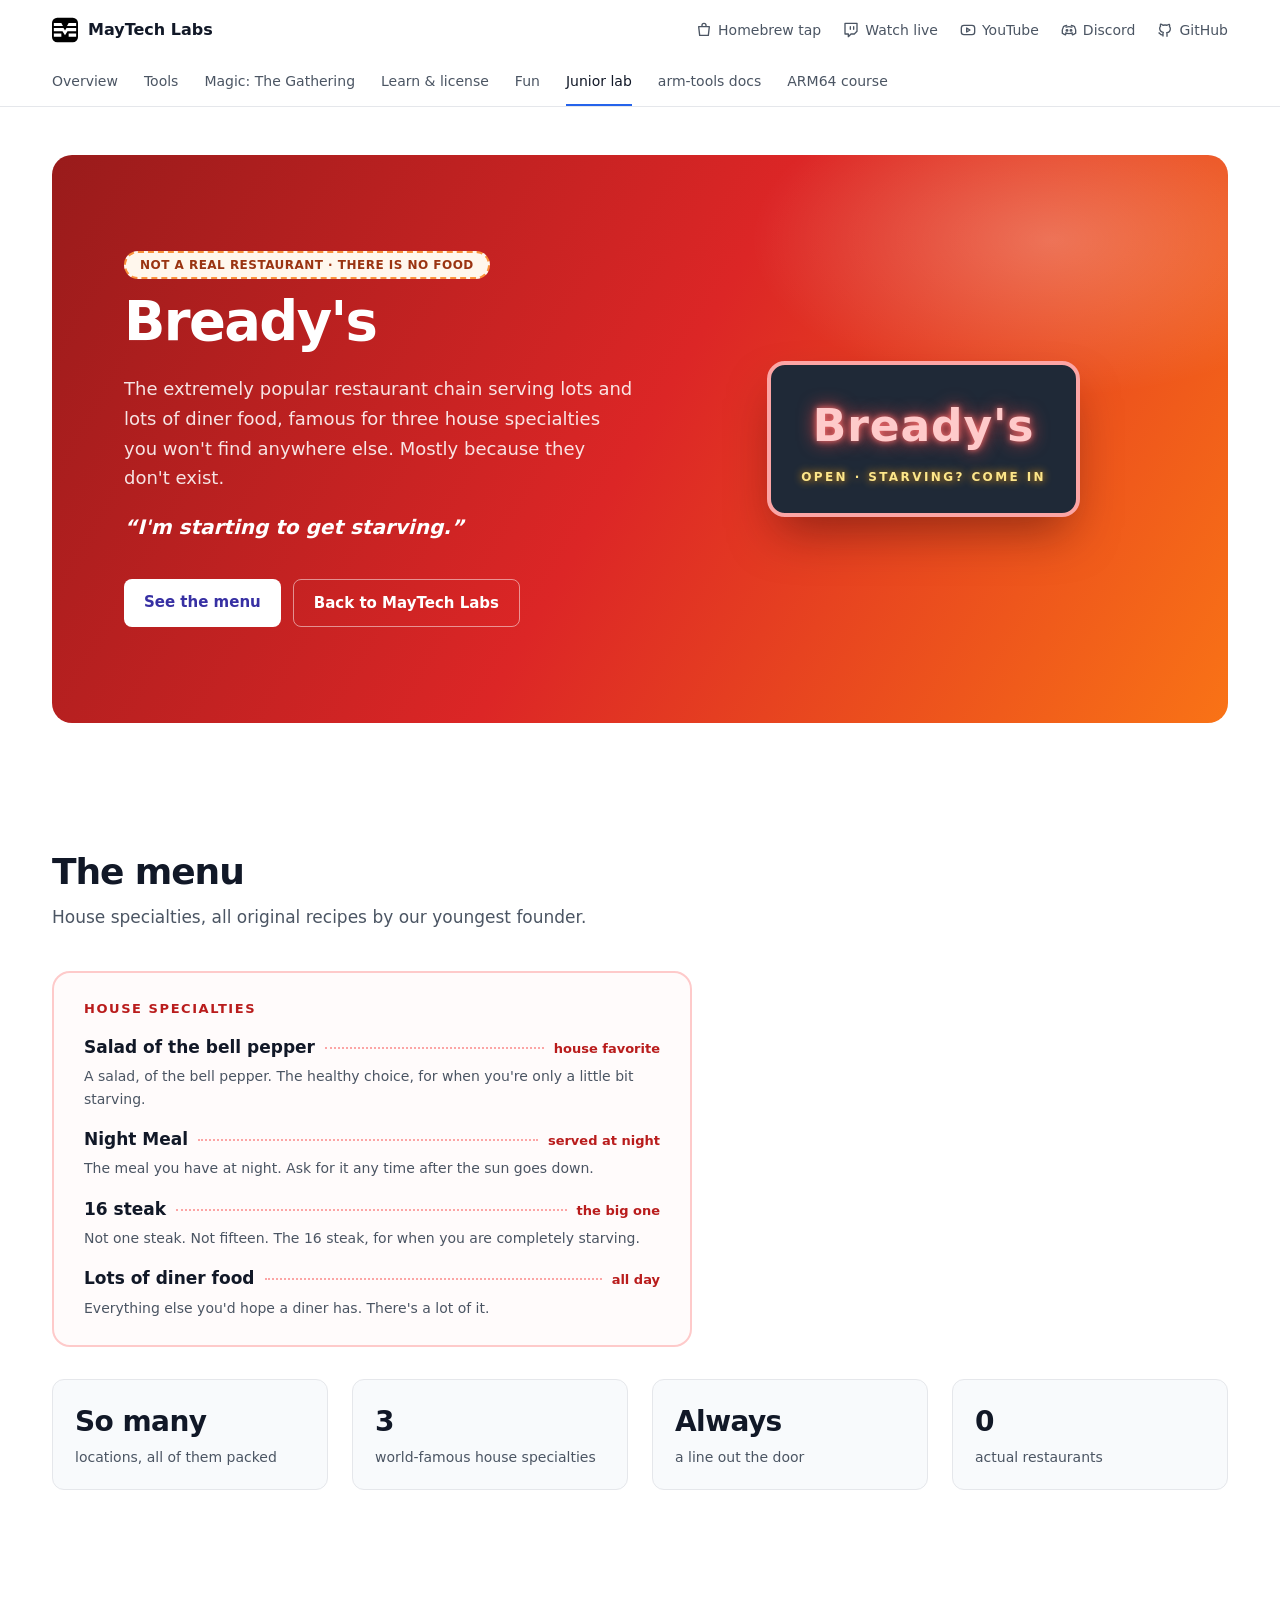
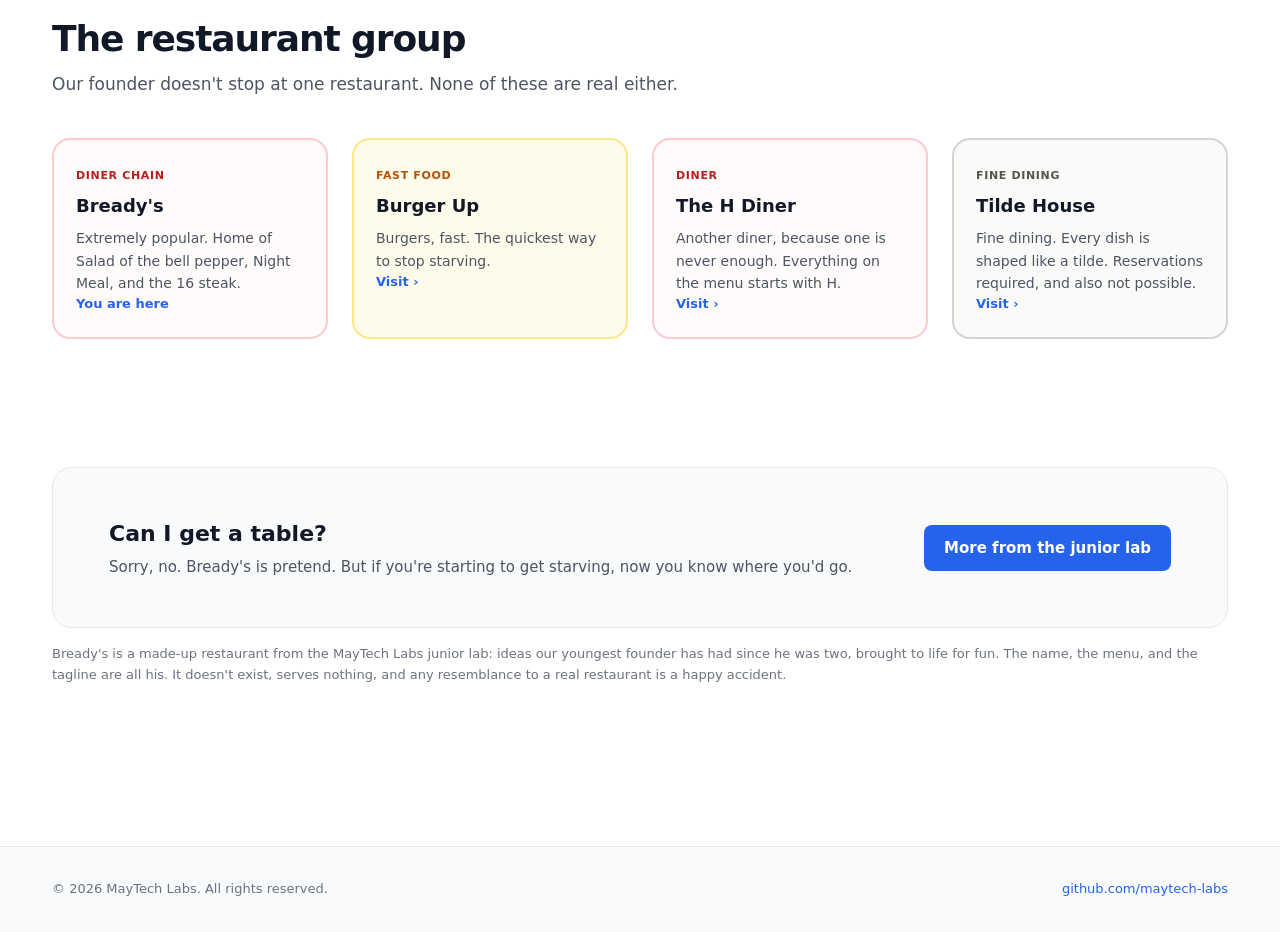
<file: breadys/index.html>
<!DOCTYPE html>
<!-- SPDX-License-Identifier: LicenseRef-All-Rights-Reserved -->
<!-- Copyright (c) 2026 MayTech Labs. All rights reserved. -->
<html lang="en">
<head>
  <meta charset="utf-8">
  <meta name="viewport" content="width=device-width, initial-scale=1">
  <title>Bready's · MayTech Labs (not real)</title>
  <meta name="description" content="A made-up diner chain from the MayTech Labs junior lab. Not a real restaurant; there is no food.">
  <meta name="color-scheme" content="light">
  <link rel="icon" href="/favicon.svg?v=4" type="image/svg+xml">
  <link rel="stylesheet" href="/style.css?v=18">
</head>
<body>
  <header class="topbar">
    <div class="wrap bar">
      <a class="brand" href="/"><img src="/favicon.svg?v=4" alt="" width="26" height="26">MayTech Labs</a>
      <div class="bar-links">
        <a href="https://github.com/maytech-labs/homebrew-tap"><svg viewBox="0 0 24 24"><path d="M4 7h16l-1.5 13h-13zM9 7V5a3 3 0 0 1 6 0v2"/></svg>Homebrew tap</a>
        <a href="https://www.twitch.tv/jogzonx"><svg viewBox="0 0 24 24"><path d="M21 2H3v16h5v4l4-4h5l4-4zM11 11V7M16 11V7"/></svg>Watch live</a>
        <a href="https://www.youtube.com/@mana-bread"><svg viewBox="0 0 24 24"><rect x="2" y="5" width="20" height="14" rx="4"/><path d="M10 9l5 3-5 3z"/></svg>YouTube</a>
        <a href="https://discord.gg/3hMfYs6qg"><svg viewBox="0 0 24 24"><path d="M8.5 5C6.6 5.3 5 5.9 3.8 6.7 2.1 9.8 1.6 13.4 2 17c1.4 1.1 3 1.9 4.6 2.3l1.1-2M15.5 5c1.9.3 3.5.9 4.7 1.7 1.7 3.1 2.2 6.7 1.8 10.3-1.4 1.1-3 1.9-4.6 2.3l-1.1-2M7 16.4c3.3 1.4 6.7 1.4 10 0M7.6 7.6c2.9-.9 5.9-.9 8.8 0"/><circle cx="9" cy="12.6" r="1.2"/><circle cx="15" cy="12.6" r="1.2"/></svg>Discord</a>
        <a href="https://github.com/maytech-labs"><svg viewBox="0 0 24 24"><path d="M9 19c-4 1.5-4-2-6-2.5m12 5v-3.5c0-1 .1-1.4-.5-2 2.8-.3 5.5-1.4 5.5-6a4.6 4.6 0 0 0-1.3-3.2 4.2 4.2 0 0 0-.1-3.2s-1.1-.3-3.5 1.3a12.3 12.3 0 0 0-6.2 0C6.5 2.8 5.4 3.1 5.4 3.1a4.2 4.2 0 0 0-.1 3.2A4.6 4.6 0 0 0 4 9.5c0 4.6 2.7 5.7 5.5 6-.6.6-.6 1.2-.5 2V21"/></svg>GitHub</a>
      </div>
    </div>
    <nav class="wrap tabs">
      <a href="/">Overview</a>
      <a href="/#tools">Tools</a>
      <a href="/#mtg">Magic: The Gathering</a>
      <a href="/#learn">Learn &amp; license</a>
      <a href="/#fun">Fun</a>
      <a class="active" href="/#junior">Junior lab</a>
      <a href="https://maytech-labs.github.io/arm-tools/">arm-tools docs</a>
      <a href="https://maytech-labs.github.io/arm-lessons/">ARM64 course</a>
    </nav>
  </header>

  <main class="wrap fun">
    <section class="hero h-diner">
      <div class="hero-text">
        <span class="not-real">Not a real restaurant &middot; there is no food</span>
        <h1>Bready's</h1>
        <p>The extremely popular restaurant chain serving lots and lots of diner food, famous for three house specialties you won't find anywhere else. Mostly because they don't exist.</p>
        <span class="tagline">&ldquo;I'm starting to get starving.&rdquo;</span>
        <div class="hero-ctas">
          <a class="btn btn-white" href="#menu">See the menu</a>
          <a class="btn btn-ghost" href="/#junior">Back to MayTech Labs</a>
        </div>
      </div>
      <div class="hero-art" aria-hidden="true" style="display:grid;place-items:center">
        <div class="sign"><b>Bready's</b><span>Open &middot; Starving? Come in</span></div>
      </div>
    </section>

    <section id="menu" class="block">
      <h2>The menu</h2>
      <p class="sub">House specialties, all original recipes by our youngest founder.</p>
      <div class="menu">
        <h3>House specialties</h3>
        <div class="dish"><b>Salad of the bell pepper</b><i></i><em>house favorite</em></div>
        <p>A salad, of the bell pepper. The healthy choice, for when you're only a little bit starving.</p>
        <div class="dish"><b>Night Meal</b><i></i><em>served at night</em></div>
        <p>The meal you have at night. Ask for it any time after the sun goes down.</p>
        <div class="dish"><b>16 steak</b><i></i><em>the big one</em></div>
        <p>Not one steak. Not fifteen. The 16 steak, for when you are completely starving.</p>
        <div class="dish"><b>Lots of diner food</b><i></i><em>all day</em></div>
        <p>Everything else you'd hope a diner has. There's a lot of it.</p>
      </div>
    </section>

    <section class="stats">
      <div class="stat"><b>So many</b><span>locations, all of them packed</span></div>
      <div class="stat"><b>3</b><span>world-famous house specialties</span></div>
      <div class="stat"><b>Always</b><span>a line out the door</span></div>
      <div class="stat"><b>0</b><span>actual restaurants</span></div>
    </section>

    <section class="block">
      <h2>The restaurant group</h2>
      <p class="sub">Our founder doesn't stop at one restaurant. None of these are real either.</p>
      <div class="lineup">
        <div class="flavor red"><small>Diner chain</small><h3>Bready's</h3><p>Extremely popular. Home of Salad of the bell pepper, Night Meal, and the 16 steak.</p><p class="here">You are here</p></div>
        <a class="flavor" href="/burger-up/" style="color:inherit"><small>Fast food</small><h3>Burger Up</h3><p>Burgers, fast. The quickest way to stop starving.</p><p class="here">Visit &rsaquo;</p></a>
        <a class="flavor red" href="/h-diner/" style="color:inherit"><small>Diner</small><h3>The H Diner</h3><p>Another diner, because one is never enough. Everything on the menu starts with H.</p><p class="here">Visit &rsaquo;</p></a>
        <a class="flavor gold" href="/tilde-house/" style="color:inherit"><small>Fine dining</small><h3>Tilde House</h3><p>Fine dining. Every dish is shaped like a tilde. Reservations required, and also not possible.</p><p class="here">Visit &rsaquo;</p></a>
      </div>
    </section>

    <section class="callout">
      <div>
        <h2>Can I get a table?</h2>
        <p>Sorry, no. Bready's is pretend. But if you're starting to get starving, now you know where you'd go.</p>
      </div>
      <a class="btn btn-blue" href="/#junior">More from the junior lab</a>
    </section>

    <p class="note">Bready's is a made-up restaurant from the MayTech Labs junior lab: ideas our youngest founder has had since he was two, brought to life for fun. The name, the menu, and the tagline are all his. It doesn't exist, serves nothing, and any resemblance to a real restaurant is a happy accident.</p>
  </main>

  <footer class="footer">
    <div class="wrap foot">
      <span>&copy; 2026 MayTech Labs. All rights reserved.</span>
      <a href="https://github.com/maytech-labs">github.com/maytech-labs</a>
    </div>
  </footer>
</body>
</html>
</file>
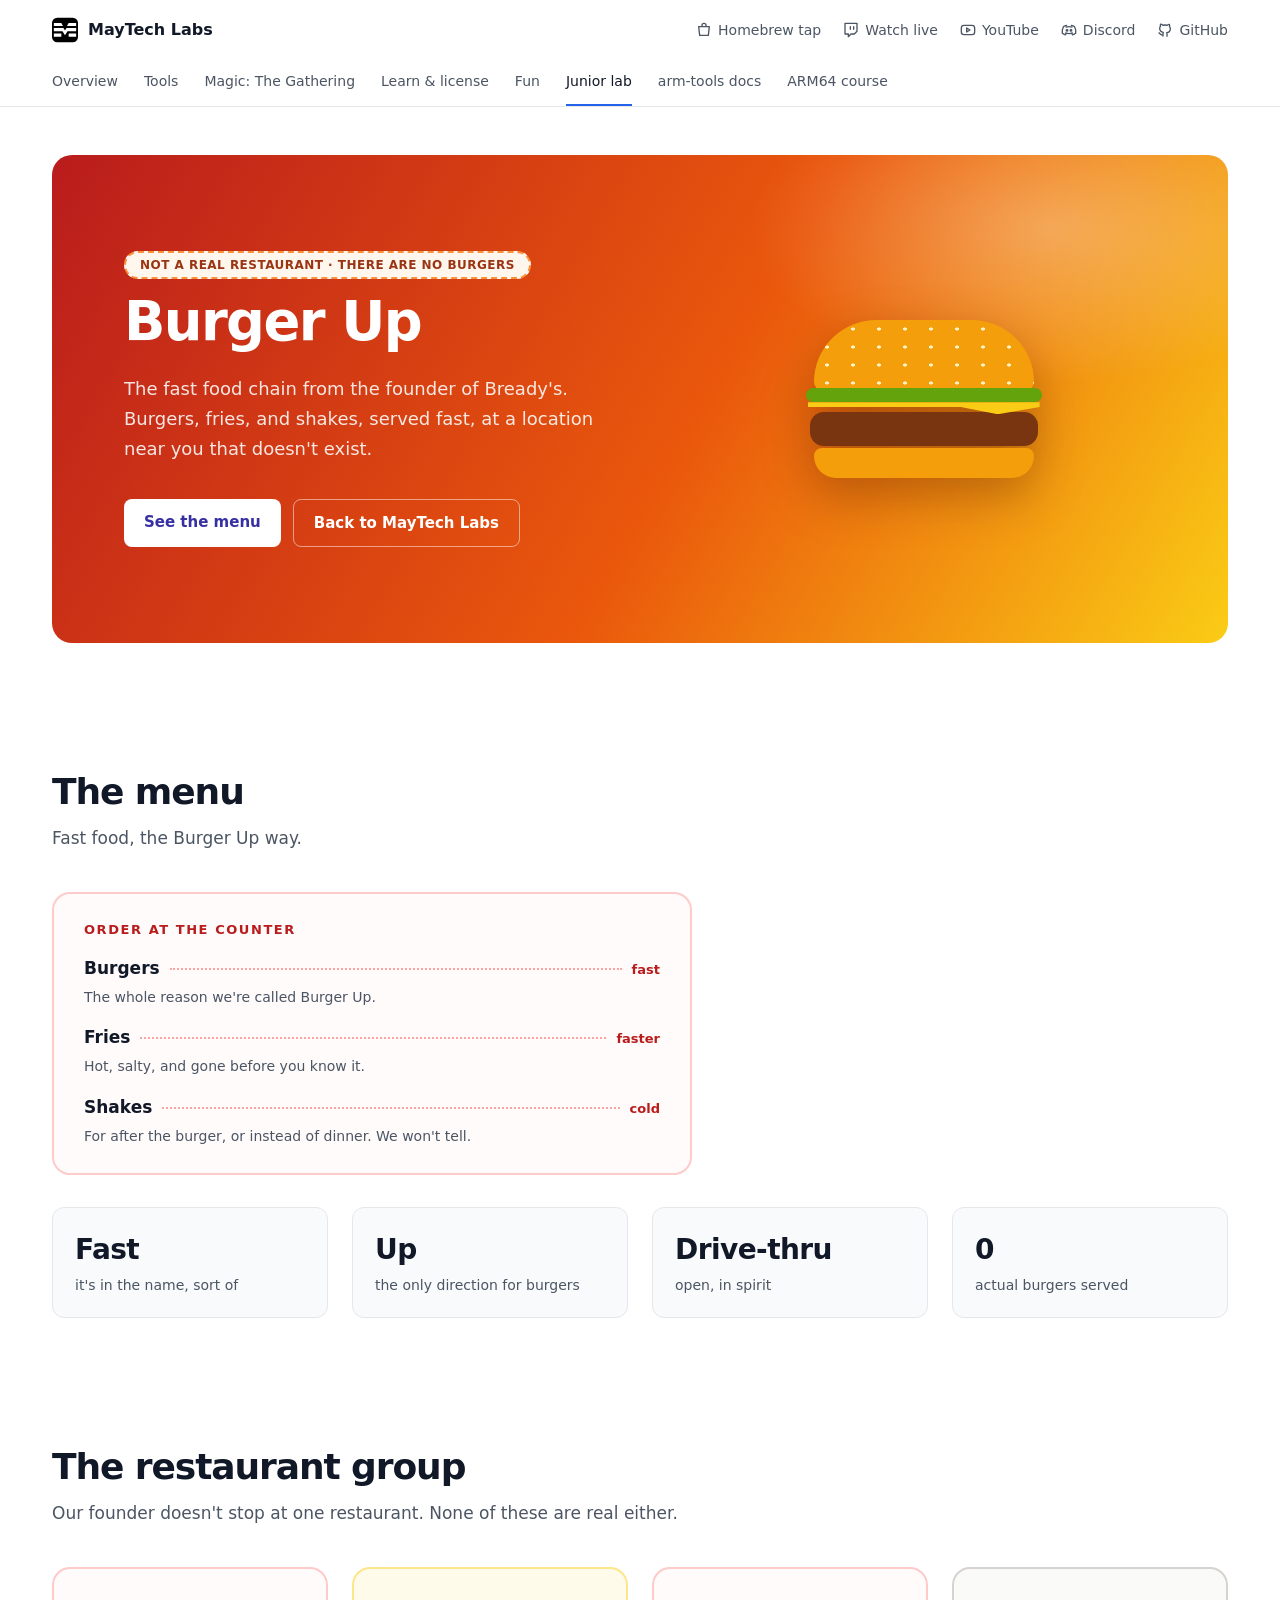
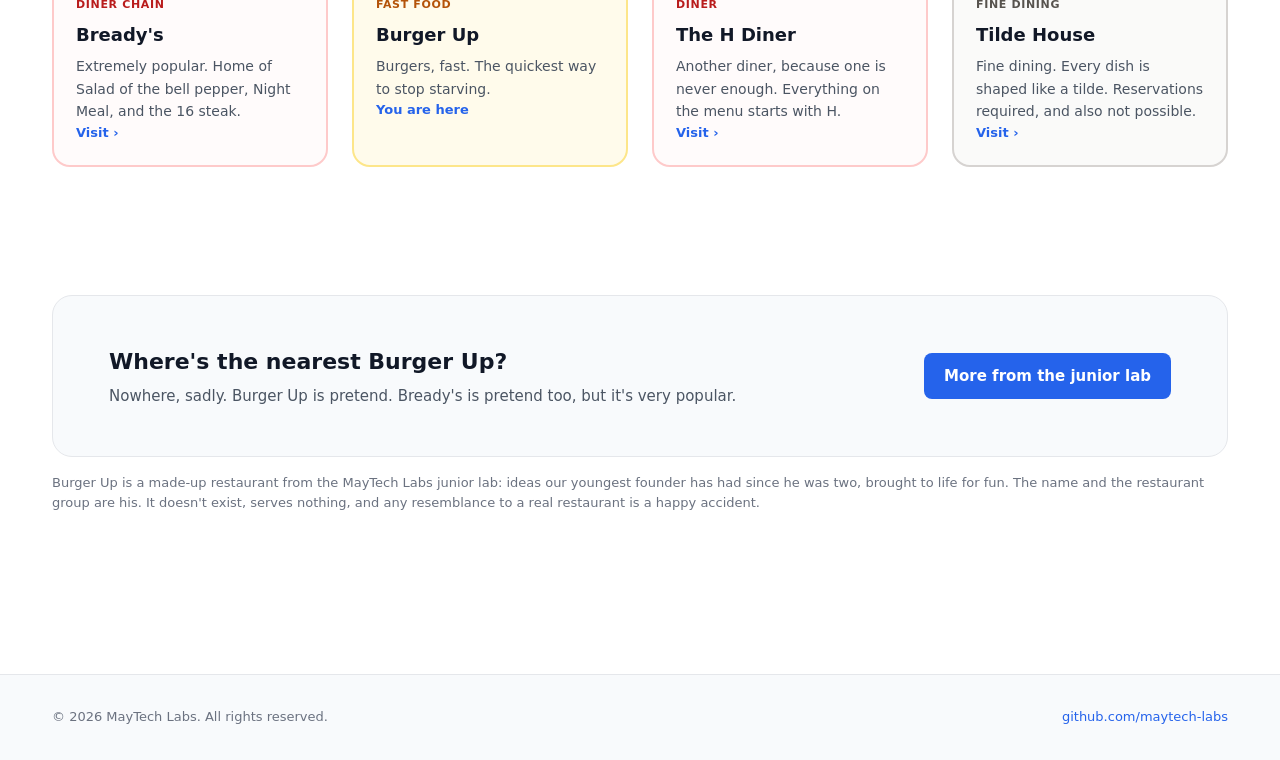
<file: burger-up/index.html>
<!DOCTYPE html>
<!-- SPDX-License-Identifier: LicenseRef-All-Rights-Reserved -->
<!-- Copyright (c) 2026 MayTech Labs. All rights reserved. -->
<html lang="en">
<head>
  <meta charset="utf-8">
  <meta name="viewport" content="width=device-width, initial-scale=1">
  <title>Burger Up · MayTech Labs (not real)</title>
  <meta name="description" content="A made-up fast food chain from the MayTech Labs junior lab. Not a real restaurant; there are no burgers.">
  <meta name="color-scheme" content="light">
  <link rel="icon" href="/favicon.svg?v=4" type="image/svg+xml">
  <link rel="stylesheet" href="/style.css?v=18">
</head>
<body>
  <header class="topbar">
    <div class="wrap bar">
      <a class="brand" href="/"><img src="/favicon.svg?v=4" alt="" width="26" height="26">MayTech Labs</a>
      <div class="bar-links">
        <a href="https://github.com/maytech-labs/homebrew-tap"><svg viewBox="0 0 24 24"><path d="M4 7h16l-1.5 13h-13zM9 7V5a3 3 0 0 1 6 0v2"/></svg>Homebrew tap</a>
        <a href="https://www.twitch.tv/jogzonx"><svg viewBox="0 0 24 24"><path d="M21 2H3v16h5v4l4-4h5l4-4zM11 11V7M16 11V7"/></svg>Watch live</a>
        <a href="https://www.youtube.com/@mana-bread"><svg viewBox="0 0 24 24"><rect x="2" y="5" width="20" height="14" rx="4"/><path d="M10 9l5 3-5 3z"/></svg>YouTube</a>
        <a href="https://discord.gg/3hMfYs6qg"><svg viewBox="0 0 24 24"><path d="M8.5 5C6.6 5.3 5 5.9 3.8 6.7 2.1 9.8 1.6 13.4 2 17c1.4 1.1 3 1.9 4.6 2.3l1.1-2M15.5 5c1.9.3 3.5.9 4.7 1.7 1.7 3.1 2.2 6.7 1.8 10.3-1.4 1.1-3 1.9-4.6 2.3l-1.1-2M7 16.4c3.3 1.4 6.7 1.4 10 0M7.6 7.6c2.9-.9 5.9-.9 8.8 0"/><circle cx="9" cy="12.6" r="1.2"/><circle cx="15" cy="12.6" r="1.2"/></svg>Discord</a>
        <a href="https://github.com/maytech-labs"><svg viewBox="0 0 24 24"><path d="M9 19c-4 1.5-4-2-6-2.5m12 5v-3.5c0-1 .1-1.4-.5-2 2.8-.3 5.5-1.4 5.5-6a4.6 4.6 0 0 0-1.3-3.2 4.2 4.2 0 0 0-.1-3.2s-1.1-.3-3.5 1.3a12.3 12.3 0 0 0-6.2 0C6.5 2.8 5.4 3.1 5.4 3.1a4.2 4.2 0 0 0-.1 3.2A4.6 4.6 0 0 0 4 9.5c0 4.6 2.7 5.7 5.5 6-.6.6-.6 1.2-.5 2V21"/></svg>GitHub</a>
      </div>
    </div>
    <nav class="wrap tabs">
      <a href="/">Overview</a>
      <a href="/#tools">Tools</a>
      <a href="/#mtg">Magic: The Gathering</a>
      <a href="/#learn">Learn &amp; license</a>
      <a href="/#fun">Fun</a>
      <a class="active" href="/#junior">Junior lab</a>
      <a href="https://maytech-labs.github.io/arm-tools/">arm-tools docs</a>
      <a href="https://maytech-labs.github.io/arm-lessons/">ARM64 course</a>
    </nav>
  </header>

  <main class="wrap fun">
    <section class="hero h-burger">
      <div class="hero-text">
        <span class="not-real">Not a real restaurant &middot; there are no burgers</span>
        <h1>Burger Up</h1>
        <p>The fast food chain from the founder of Bready's. Burgers, fries, and shakes, served fast, at a location near you that doesn't exist.</p>
        <div class="hero-ctas">
          <a class="btn btn-white" href="#menu">See the menu</a>
          <a class="btn btn-ghost" href="/#junior">Back to MayTech Labs</a>
        </div>
      </div>
      <div class="hero-art" aria-hidden="true" style="display:grid;place-items:center">
        <div class="burger"><i class="top"></i><i class="lettuce"></i><i class="cheese"></i><i class="patty"></i><i class="bottom"></i></div>
      </div>
    </section>

    <section id="menu" class="block">
      <h2>The menu</h2>
      <p class="sub">Fast food, the Burger Up way.</p>
      <div class="menu">
        <h3>Order at the counter</h3>
        <div class="dish"><b>Burgers</b><i></i><em>fast</em></div>
        <p>The whole reason we're called Burger Up.</p>
        <div class="dish"><b>Fries</b><i></i><em>faster</em></div>
        <p>Hot, salty, and gone before you know it.</p>
        <div class="dish"><b>Shakes</b><i></i><em>cold</em></div>
        <p>For after the burger, or instead of dinner. We won't tell.</p>
      </div>
    </section>

    <section class="stats">
      <div class="stat"><b>Fast</b><span>it's in the name, sort of</span></div>
      <div class="stat"><b>Up</b><span>the only direction for burgers</span></div>
      <div class="stat"><b>Drive-thru</b><span>open, in spirit</span></div>
      <div class="stat"><b>0</b><span>actual burgers served</span></div>
    </section>

    <section class="block">
      <h2>The restaurant group</h2>
      <p class="sub">Our founder doesn't stop at one restaurant. None of these are real either.</p>
      <div class="lineup">
        <a class="flavor red" href="/breadys/" style="color:inherit"><small>Diner chain</small><h3>Bready's</h3><p>Extremely popular. Home of Salad of the bell pepper, Night Meal, and the 16 steak.</p><p class="here">Visit &rsaquo;</p></a>
        <div class="flavor"><small>Fast food</small><h3>Burger Up</h3><p>Burgers, fast. The quickest way to stop starving.</p><p class="here">You are here</p></div>
        <a class="flavor red" href="/h-diner/" style="color:inherit"><small>Diner</small><h3>The H Diner</h3><p>Another diner, because one is never enough. Everything on the menu starts with H.</p><p class="here">Visit &rsaquo;</p></a>
        <a class="flavor gold" href="/tilde-house/" style="color:inherit"><small>Fine dining</small><h3>Tilde House</h3><p>Fine dining. Every dish is shaped like a tilde. Reservations required, and also not possible.</p><p class="here">Visit &rsaquo;</p></a>
      </div>
    </section>

    <section class="callout">
      <div>
        <h2>Where's the nearest Burger Up?</h2>
        <p>Nowhere, sadly. Burger Up is pretend. Bready's is pretend too, but it's very popular.</p>
      </div>
      <a class="btn btn-blue" href="/#junior">More from the junior lab</a>
    </section>

    <p class="note">Burger Up is a made-up restaurant from the MayTech Labs junior lab: ideas our youngest founder has had since he was two, brought to life for fun. The name and the restaurant group are his. It doesn't exist, serves nothing, and any resemblance to a real restaurant is a happy accident.</p>
  </main>

  <footer class="footer">
    <div class="wrap foot">
      <span>&copy; 2026 MayTech Labs. All rights reserved.</span>
      <a href="https://github.com/maytech-labs">github.com/maytech-labs</a>
    </div>
  </footer>
</body>
</html>
</file>
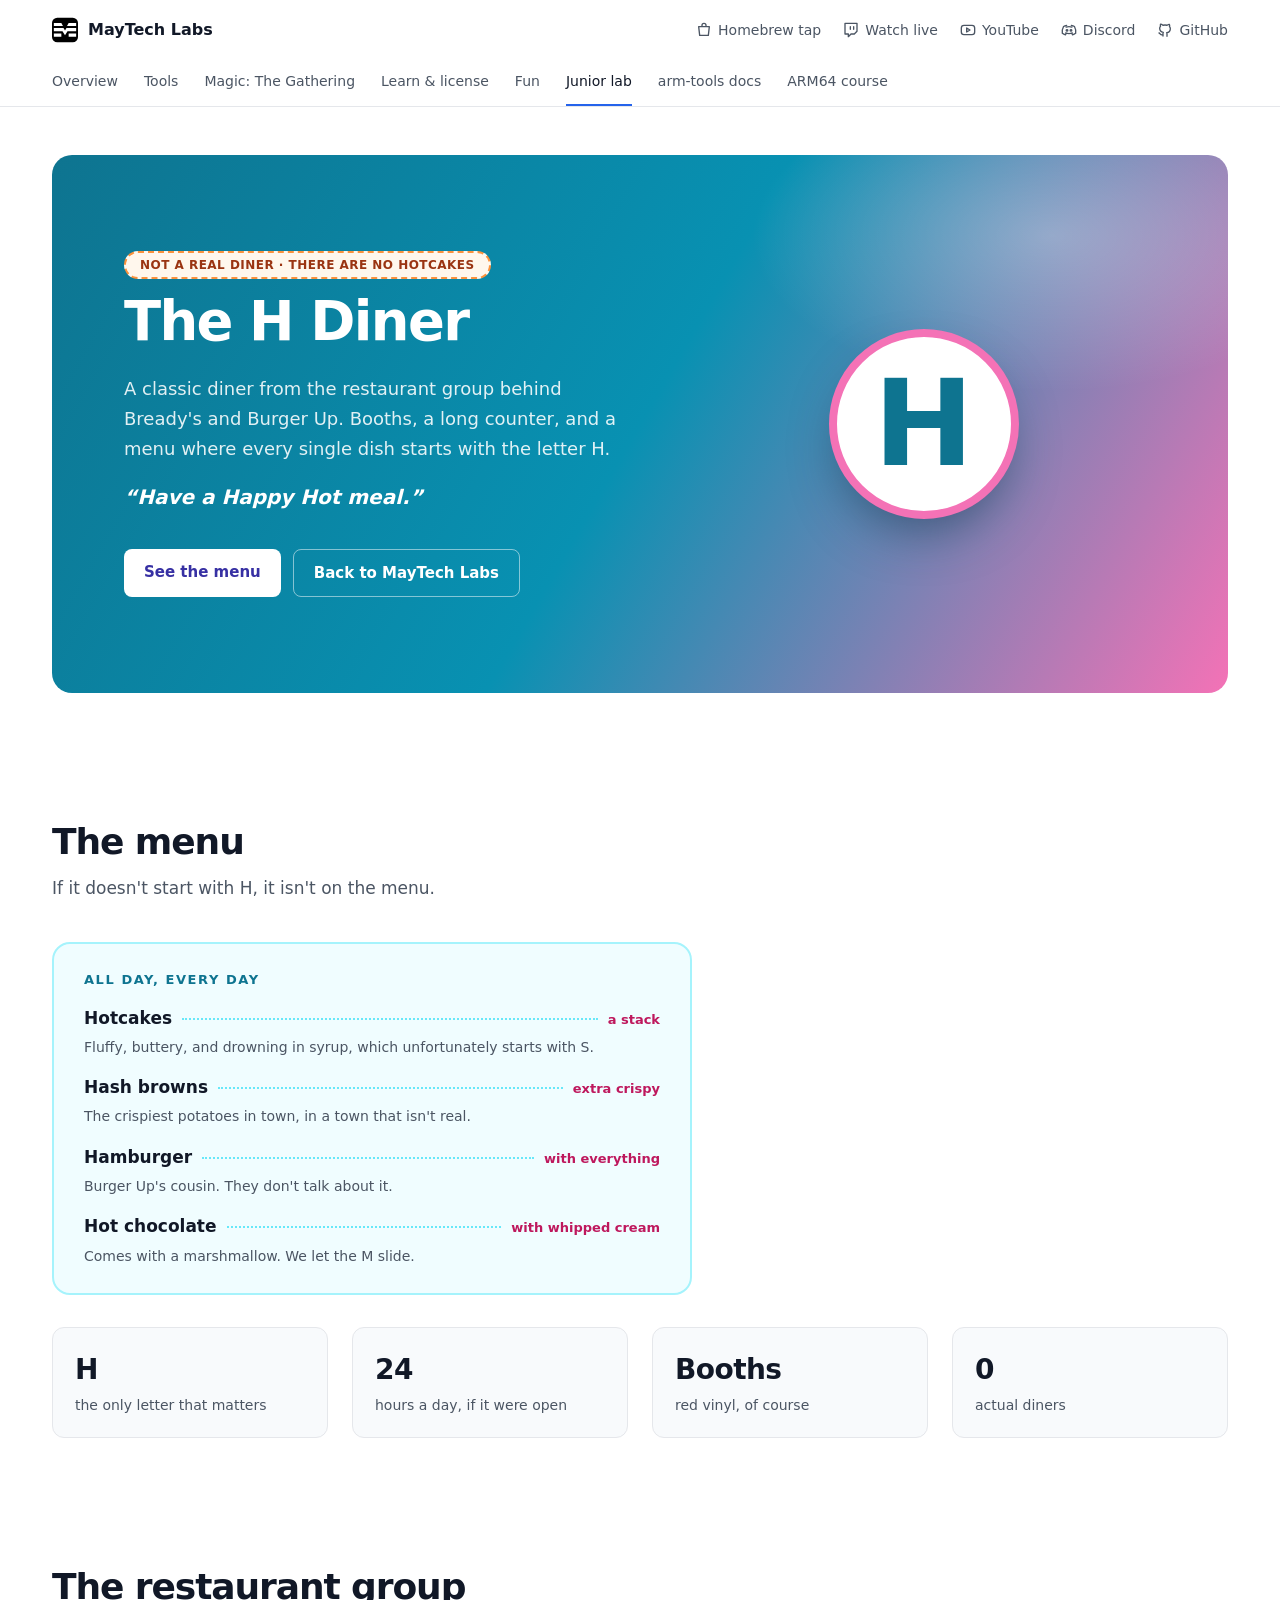
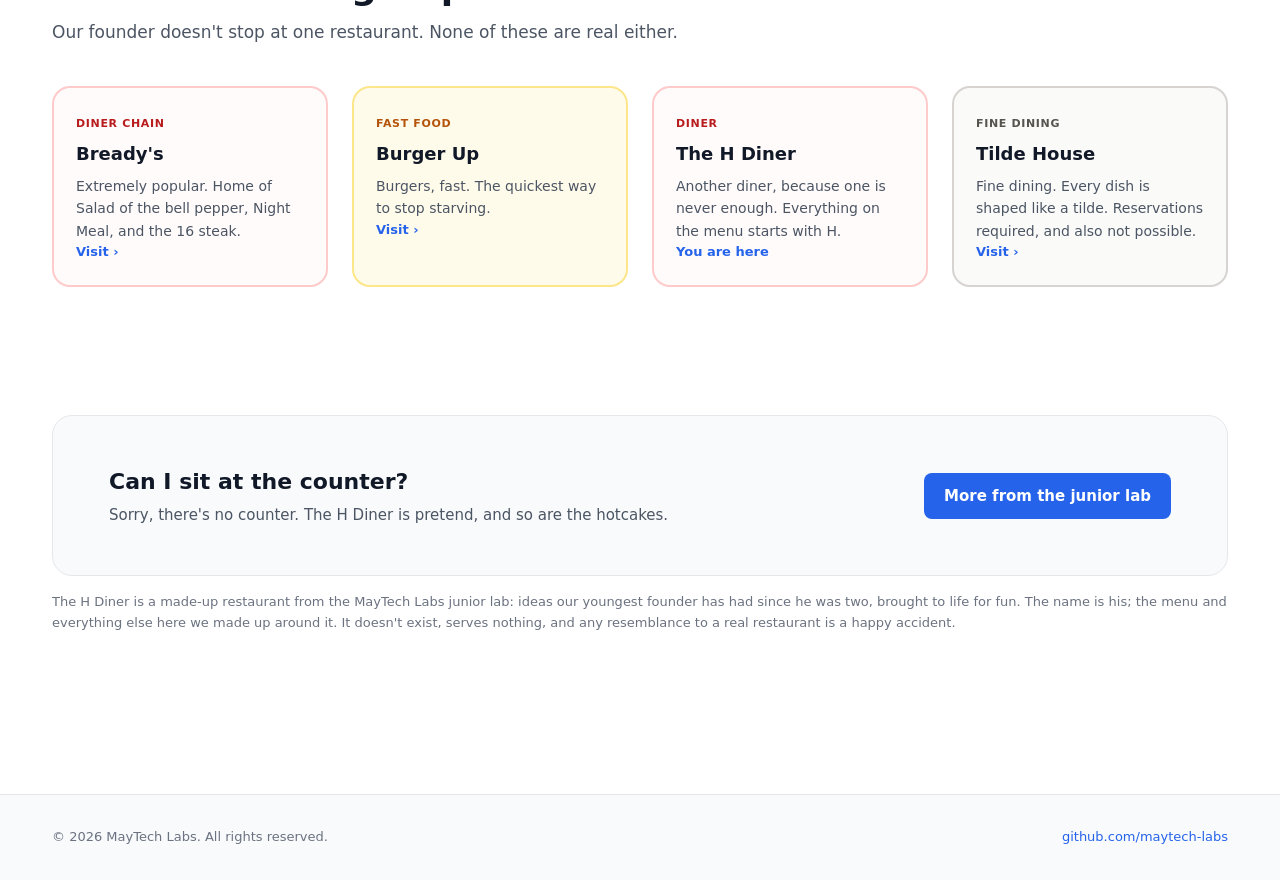
<file: h-diner/index.html>
<!DOCTYPE html>
<!-- SPDX-License-Identifier: LicenseRef-All-Rights-Reserved -->
<!-- Copyright (c) 2026 MayTech Labs. All rights reserved. -->
<html lang="en">
<head>
  <meta charset="utf-8">
  <meta name="viewport" content="width=device-width, initial-scale=1">
  <title>The H Diner · MayTech Labs (not real)</title>
  <meta name="description" content="A made-up diner from the MayTech Labs junior lab. Not a real restaurant; there are no hotcakes.">
  <meta name="color-scheme" content="light">
  <link rel="icon" href="/favicon.svg?v=4" type="image/svg+xml">
  <link rel="stylesheet" href="/style.css?v=18">
</head>
<body>
  <header class="topbar">
    <div class="wrap bar">
      <a class="brand" href="/"><img src="/favicon.svg?v=4" alt="" width="26" height="26">MayTech Labs</a>
      <div class="bar-links">
        <a href="https://github.com/maytech-labs/homebrew-tap"><svg viewBox="0 0 24 24"><path d="M4 7h16l-1.5 13h-13zM9 7V5a3 3 0 0 1 6 0v2"/></svg>Homebrew tap</a>
        <a href="https://www.twitch.tv/jogzonx"><svg viewBox="0 0 24 24"><path d="M21 2H3v16h5v4l4-4h5l4-4zM11 11V7M16 11V7"/></svg>Watch live</a>
        <a href="https://www.youtube.com/@mana-bread"><svg viewBox="0 0 24 24"><rect x="2" y="5" width="20" height="14" rx="4"/><path d="M10 9l5 3-5 3z"/></svg>YouTube</a>
        <a href="https://discord.gg/3hMfYs6qg"><svg viewBox="0 0 24 24"><path d="M8.5 5C6.6 5.3 5 5.9 3.8 6.7 2.1 9.8 1.6 13.4 2 17c1.4 1.1 3 1.9 4.6 2.3l1.1-2M15.5 5c1.9.3 3.5.9 4.7 1.7 1.7 3.1 2.2 6.7 1.8 10.3-1.4 1.1-3 1.9-4.6 2.3l-1.1-2M7 16.4c3.3 1.4 6.7 1.4 10 0M7.6 7.6c2.9-.9 5.9-.9 8.8 0"/><circle cx="9" cy="12.6" r="1.2"/><circle cx="15" cy="12.6" r="1.2"/></svg>Discord</a>
        <a href="https://github.com/maytech-labs"><svg viewBox="0 0 24 24"><path d="M9 19c-4 1.5-4-2-6-2.5m12 5v-3.5c0-1 .1-1.4-.5-2 2.8-.3 5.5-1.4 5.5-6a4.6 4.6 0 0 0-1.3-3.2 4.2 4.2 0 0 0-.1-3.2s-1.1-.3-3.5 1.3a12.3 12.3 0 0 0-6.2 0C6.5 2.8 5.4 3.1 5.4 3.1a4.2 4.2 0 0 0-.1 3.2A4.6 4.6 0 0 0 4 9.5c0 4.6 2.7 5.7 5.5 6-.6.6-.6 1.2-.5 2V21"/></svg>GitHub</a>
      </div>
    </div>
    <nav class="wrap tabs">
      <a href="/">Overview</a>
      <a href="/#tools">Tools</a>
      <a href="/#mtg">Magic: The Gathering</a>
      <a href="/#learn">Learn &amp; license</a>
      <a href="/#fun">Fun</a>
      <a class="active" href="/#junior">Junior lab</a>
      <a href="https://maytech-labs.github.io/arm-tools/">arm-tools docs</a>
      <a href="https://maytech-labs.github.io/arm-lessons/">ARM64 course</a>
    </nav>
  </header>

  <main class="wrap fun">
    <section class="hero h-hdiner">
      <div class="hero-text">
        <span class="not-real">Not a real diner &middot; there are no hotcakes</span>
        <h1>The H Diner</h1>
        <p>A classic diner from the restaurant group behind Bready's and Burger Up. Booths, a long counter, and a menu where every single dish starts with the letter H.</p>
        <span class="tagline">&ldquo;Have a Happy Hot meal.&rdquo;</span>
        <div class="hero-ctas">
          <a class="btn btn-white" href="#menu">See the menu</a>
          <a class="btn btn-ghost" href="/#junior">Back to MayTech Labs</a>
        </div>
      </div>
      <div class="hero-art" aria-hidden="true" style="display:grid;place-items:center">
        <div class="h-badge"><b>H</b></div>
      </div>
    </section>

    <section id="menu" class="block">
      <h2>The menu</h2>
      <p class="sub">If it doesn't start with H, it isn't on the menu.</p>
      <div class="menu teal">
        <h3>All day, every day</h3>
        <div class="dish"><b>Hotcakes</b><i></i><em>a stack</em></div>
        <p>Fluffy, buttery, and drowning in syrup, which unfortunately starts with S.</p>
        <div class="dish"><b>Hash browns</b><i></i><em>extra crispy</em></div>
        <p>The crispiest potatoes in town, in a town that isn't real.</p>
        <div class="dish"><b>Hamburger</b><i></i><em>with everything</em></div>
        <p>Burger Up's cousin. They don't talk about it.</p>
        <div class="dish"><b>Hot chocolate</b><i></i><em>with whipped cream</em></div>
        <p>Comes with a marshmallow. We let the M slide.</p>
      </div>
    </section>

    <section class="stats">
      <div class="stat"><b>H</b><span>the only letter that matters</span></div>
      <div class="stat"><b>24</b><span>hours a day, if it were open</span></div>
      <div class="stat"><b>Booths</b><span>red vinyl, of course</span></div>
      <div class="stat"><b>0</b><span>actual diners</span></div>
    </section>

    <section class="block">
      <h2>The restaurant group</h2>
      <p class="sub">Our founder doesn't stop at one restaurant. None of these are real either.</p>
      <div class="lineup">
        <a class="flavor red" href="/breadys/" style="color:inherit"><small>Diner chain</small><h3>Bready's</h3><p>Extremely popular. Home of Salad of the bell pepper, Night Meal, and the 16 steak.</p><p class="here">Visit &rsaquo;</p></a>
        <a class="flavor" href="/burger-up/" style="color:inherit"><small>Fast food</small><h3>Burger Up</h3><p>Burgers, fast. The quickest way to stop starving.</p><p class="here">Visit &rsaquo;</p></a>
        <div class="flavor red"><small>Diner</small><h3>The H Diner</h3><p>Another diner, because one is never enough. Everything on the menu starts with H.</p><p class="here">You are here</p></div>
        <a class="flavor gold" href="/tilde-house/" style="color:inherit"><small>Fine dining</small><h3>Tilde House</h3><p>Fine dining. Every dish is shaped like a tilde. Reservations required, and also not possible.</p><p class="here">Visit &rsaquo;</p></a>
      </div>
    </section>

    <section class="callout">
      <div>
        <h2>Can I sit at the counter?</h2>
        <p>Sorry, there's no counter. The H Diner is pretend, and so are the hotcakes.</p>
      </div>
      <a class="btn btn-blue" href="/#junior">More from the junior lab</a>
    </section>

    <p class="note">The H Diner is a made-up restaurant from the MayTech Labs junior lab: ideas our youngest founder has had since he was two, brought to life for fun. The name is his; the menu and everything else here we made up around it. It doesn't exist, serves nothing, and any resemblance to a real restaurant is a happy accident.</p>
  </main>

  <footer class="footer">
    <div class="wrap foot">
      <span>&copy; 2026 MayTech Labs. All rights reserved.</span>
      <a href="https://github.com/maytech-labs">github.com/maytech-labs</a>
    </div>
  </footer>
</body>
</html>
</file>
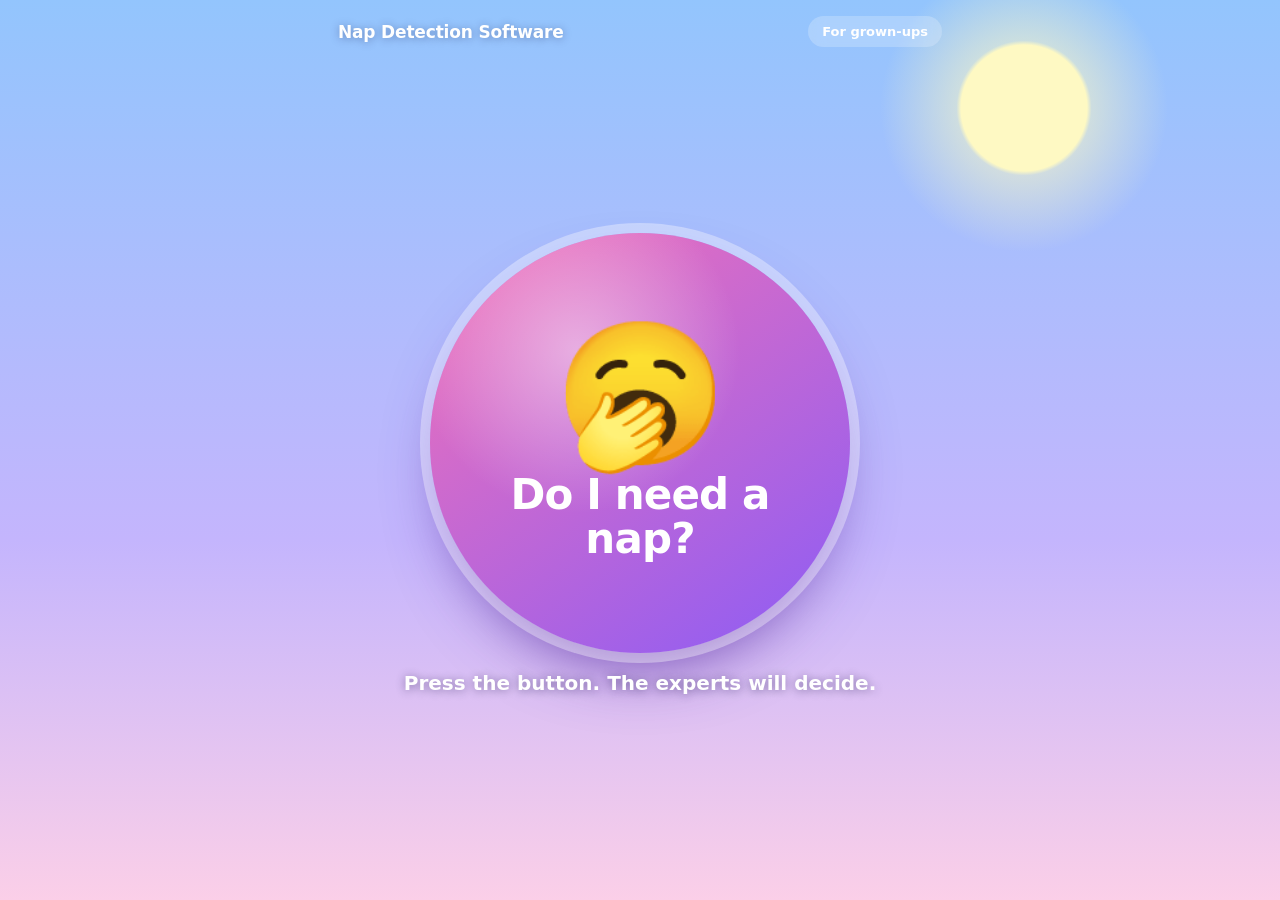
<file: nap-detection/index.html>
<!DOCTYPE html>
<!-- SPDX-License-Identifier: LicenseRef-REAL-1.0 -->
<html lang="en">
<head>
  <meta charset="utf-8">
  <meta name="viewport" content="width=device-width, initial-scale=1, viewport-fit=cover">
  <title>Nap Detection Software</title>
  <meta name="description" content="The world's most advanced nap detection software. Hand your kid the phone, let them press the button, and the experts will decide. It's always nap time.">
  <meta name="theme-color" content="#1e1b4b">
  <meta name="apple-mobile-web-app-capable" content="yes">
  <meta name="mobile-web-app-capable" content="yes">
  <meta name="apple-mobile-web-app-status-bar-style" content="black-translucent">
  <meta name="apple-mobile-web-app-title" content="Nap Check">
  <link rel="manifest" href="manifest.webmanifest">
  <link rel="icon" href="icon.svg" type="image/svg+xml">
  <style>
    * { box-sizing: border-box; }
    html, body { margin: 0; height: 100%; }
    body {
      font-family: ui-rounded, "SF Pro Rounded", "Nunito", -apple-system, system-ui, sans-serif;
      color: #1e1b4b; background: #1e1b4b; overflow: hidden;
      -webkit-user-select: none; user-select: none; -webkit-tap-highlight-color: transparent; touch-action: manipulation;
    }
    button { font: inherit; color: inherit; cursor: pointer; }
    button:focus-visible, a:focus-visible, input:focus-visible { outline: 4px solid #fde68a; outline-offset: 3px; }

    /* Sky: day, dusk, and night layers fade between states */
    .sky, .sky i { position: fixed; inset: 0; }
    .sky i { transition: opacity 1.2s ease; opacity: 0; }
    .sky .day { opacity: 1; background: radial-gradient(circle at 80% 12%, #fef9c3 0 7vmin, rgba(254, 249, 195, 0.5) 7.5vmin, transparent 16vmin), linear-gradient(#93c5fd, #c4b5fd 60%, #fbcfe8); }
    .sky .dusk { background: radial-gradient(circle at 50% 110%, #fb923c, transparent 55%), linear-gradient(#4338ca, #7c3aed 60%, #db2777); }
    .sky .night { background:
      radial-gradient(rgba(255, 255, 255, 0.85) 1.2px, transparent 1.8px) 0 0 / 83px 71px,
      radial-gradient(rgba(255, 255, 255, 0.45) 1px, transparent 1.5px) 31px 19px / 47px 59px,
      radial-gradient(circle at 50% 0%, #3730a3, #1e1b4b 55%, #0b0a24); }
    [data-state="checking"] .sky .dusk, [data-state="verdict"] .sky .night { opacity: 1; }
    [data-state="checking"] .sky .day, [data-state="verdict"] .sky .day { opacity: 0; }

    .app {
      position: relative; height: 100%; height: 100dvh; display: flex; flex-direction: column;
      padding: max(16px, env(safe-area-inset-top)) max(18px, env(safe-area-inset-right)) max(20px, env(safe-area-inset-bottom)) max(18px, env(safe-area-inset-left));
      max-width: 640px; margin: 0 auto;
    }
    .top { display: flex; align-items: center; justify-content: space-between; gap: 12px; }
    .brand { white-space: nowrap; font-weight: 800; font-size: min(4.4vw, 17px); letter-spacing: -0.01em; color: #fff; text-shadow: 0 1px 8px rgba(30, 27, 75, 0.35); }
    .grownups { white-space: nowrap; flex: none; border: 0; border-radius: 999px; padding: 8px 14px; font-size: 13px; font-weight: 700; color: #fff; background: rgba(255, 255, 255, 0.22); backdrop-filter: blur(8px); -webkit-backdrop-filter: blur(8px); }

    .stage { flex: 1; display: flex; flex-direction: column; text-align: center; min-height: 0; overflow-y: auto; padding: 1vh 0; }
    .screen { display: grid; justify-items: center; gap: 2vh; width: 100%; margin: auto 0; animation: pop 0.45s ease-out; }
    .screen[hidden] { display: none; }

    /* Idle */
    .go {
      width: min(80vw, 56vh, 420px); aspect-ratio: 1; border: 0; border-radius: 50%; color: #fff;
      display: grid; place-content: center; gap: 1vh; padding: 8%;
      background: radial-gradient(circle at 35% 28%, rgba(255, 255, 255, 0.45), transparent 40%), linear-gradient(145deg, #f472b6, #8b5cf6);
      box-shadow: 0 0 0 10px rgba(255, 255, 255, 0.35), 0 30px 60px -18px rgba(76, 29, 149, 0.7);
      animation: breathe 3.2s ease-in-out infinite; transition: transform 0.12s;
    }
    .go:active { transform: scale(0.94); animation: none; }
    .go .face { font-size: min(26vw, 18vh, 140px); line-height: 1; }
    .go b { font-size: min(8.4vw, 5.4vh, 42px); line-height: 1.05; letter-spacing: -0.02em; font-weight: 900; }
    .hint { margin: 0; font-size: min(5vw, 20px); font-weight: 700; color: #fff; text-shadow: 0 1px 10px rgba(30, 27, 75, 0.45); }

    /* Checking */
    .expert { font-size: min(44vw, 30vh, 240px); line-height: 1; filter: drop-shadow(0 20px 30px rgba(0, 0, 0, 0.35)); animation: bob 1.1s ease-in-out infinite; }
    .doing { margin: 0; min-height: 2.5em; font-size: min(7.6vw, 4.4vh, 38px); font-weight: 800; line-height: 1.2; color: #fff; letter-spacing: -0.01em; max-width: 14em; }
    .dots { display: flex; gap: 10px; }
    .dots i { width: 14px; height: 14px; border-radius: 50%; background: rgba(255, 255, 255, 0.3); transition: background 0.3s, transform 0.3s; }
    .dots i.on { background: #fde68a; transform: scale(1.2); }

    /* Verdict */
    .verdict { color: #e0e7ff; }
    .stamp { transform: rotate(-7deg); border: 4px solid #fca5a5; color: #fca5a5; border-radius: 12px; padding: 6px 14px; font: 900 min(4.2vw, 17px)/1.15 ui-monospace, "SF Mono", Menlo, monospace; letter-spacing: 0.12em; }
    .moon { font-size: min(34vw, 19vh, 180px); line-height: 1; animation: bob 5s ease-in-out infinite; }
    .verdict h1 { margin: 0; font-size: min(22vw, 13vh, 120px); line-height: 0.95; font-weight: 900; letter-spacing: -0.04em; color: #fde68a; text-shadow: 0 0 40px rgba(253, 230, 138, 0.45); }
    .verdict h1.long { font-size: min(15vw, 10vh, 96px); }
    .ruling { margin: 0; font-size: min(7vw, 4.2vh, 36px); font-weight: 800; line-height: 1.15; color: #fff; max-width: 13em; }
    .fine { margin: 0; font-size: min(4vw, 16px); font-weight: 600; color: #a5b4fc; }
    .actions { display: flex; flex-wrap: wrap; justify-content: center; gap: 12px; width: 100%; margin-top: 1vh; }
    .btn { border: 0; border-radius: 18px; padding: 18px 12px; font-size: min(5vw, 21px); font-weight: 800; flex: 1 1 0; min-width: 0; max-width: 260px; white-space: nowrap; }
    .btn.lights { background: #fde68a; color: #1e1b4b; box-shadow: 0 14px 30px -12px rgba(253, 230, 138, 0.6); }
    .btn.again { background: rgba(255, 255, 255, 0.14); color: #fff; border: 2px solid rgba(255, 255, 255, 0.35); }
    .btn:active { transform: scale(0.96); }

    /* Floating sleepy things */
    .floaters { position: fixed; inset: 0; pointer-events: none; overflow: hidden; }
    .floaters span { position: absolute; bottom: -80px; animation: float linear forwards; }

    /* Lights out */
    .dark { position: fixed; inset: 0; z-index: 20; display: grid; place-items: center; text-align: center; padding: 24px; background: radial-gradient(circle at 50% 35%, #15143a, #020208 70%); color: #6366f1; }
    .dark[hidden] { display: none; }
    .dark .moon { font-size: min(30vw, 160px); opacity: 0.85; }
    .dark h2 { margin: 3vh 0 1vh; font-size: min(9vw, 46px); font-weight: 800; color: #818cf8; }
    .dark .timer { font: 700 min(7vw, 30px) ui-monospace, "SF Mono", Menlo, monospace; color: #4f46e5; }
    .dark p { margin: 4vh 0 0; font-size: 14px; color: #3730a3; }

    /* For grown-ups */
    dialog { width: min(560px, calc(100vw - 24px)); max-height: calc(100dvh - 24px); border: 0; border-radius: 24px; padding: 0; color: #1e1b4b; background: #fff; box-shadow: 0 30px 80px -20px rgba(0, 0, 0, 0.6); -webkit-user-select: text; user-select: text; }
    dialog::backdrop { background: rgba(10, 8, 40, 0.6); backdrop-filter: blur(4px); }
    .sheet { padding: 26px 26px 22px; overflow: auto; }
    .sheet h2 { margin: 0 0 4px; font-size: 24px; letter-spacing: -0.02em; }
    .sheet .lede { margin: 0 0 18px; color: #6b7280; font-size: 15px; }
    .sheet p { margin: 0 0 12px; font-size: 15px; line-height: 1.55; color: #374151; }
    .sheet h3 { margin: 22px 0 8px; font-size: 13px; letter-spacing: 0.08em; text-transform: uppercase; color: #7c3aed; }
    .sheet ol { margin: 0 0 12px; padding-left: 20px; color: #374151; font-size: 15px; line-height: 1.55; }
    .field { display: grid; gap: 6px; margin-bottom: 14px; font-size: 14px; font-weight: 700; }
    .field input { font: inherit; font-weight: 500; font-size: 17px; padding: 12px 14px; border: 2px solid #e5e7eb; border-radius: 12px; }
    .toggle { display: flex; align-items: center; gap: 10px; font-size: 15px; font-weight: 600; }
    .toggle input { width: 22px; height: 22px; accent-color: #7c3aed; }
    .sheet .note { font-size: 12px; color: #9ca3af; margin-top: 18px; }
    .sheet-foot { display: flex; justify-content: space-between; align-items: center; gap: 12px; flex-wrap: wrap; padding: 14px 26px 22px; border-top: 1px solid #f3f4f6; }
    .sheet-foot a { color: #2563eb; font-size: 14px; font-weight: 700; text-decoration: none; }
    .done { border: 0; border-radius: 12px; padding: 12px 22px; font-weight: 800; color: #fff; background: #7c3aed; }

    @keyframes pop { from { opacity: 0; transform: scale(0.96); } }
    @keyframes breathe { 50% { transform: scale(1.04); box-shadow: 0 0 0 18px rgba(255, 255, 255, 0.25), 0 30px 60px -18px rgba(76, 29, 149, 0.7); } }
    @keyframes bob { 50% { transform: translateY(-8px) rotate(-4deg); } }
    @keyframes float { 0% { transform: translate(0, 0); opacity: 0; } 15%, 80% { opacity: var(--o, 0.7); } 100% { transform: translate(24px, -115vh); opacity: 0; } }
    @media (prefers-reduced-motion: reduce) {
      .go, .expert, .moon, .screen { animation: none; }
      .floaters { display: none; }
      .sky i { transition: none; }
    }
  </style>
</head>
<body data-state="idle">
  <div class="sky" aria-hidden="true"><i class="day"></i><i class="dusk"></i><i class="night"></i></div>
  <div class="floaters" id="floaters" aria-hidden="true"></div>

  <div class="app">
    <header class="top">
      <span class="brand">Nap Detection Software</span>
      <button class="grownups" id="open-sheet" type="button">For grown-ups</button>
    </header>

    <main class="stage" aria-live="polite">
      <section class="screen" id="idle">
        <button class="go" id="go" type="button"><span class="face" aria-hidden="true">🥱</span><b>Do I need a nap?</b></button>
        <p class="hint">Press the button. The experts will decide.</p>
      </section>

      <section class="screen" id="checking" hidden>
        <div class="expert" id="expert" aria-hidden="true">🤖</div>
        <p class="doing" id="doing"></p>
        <div class="dots" id="dots" aria-hidden="true"></div>
      </section>

      <section class="screen verdict" id="verdict" hidden>
        <div class="stamp" aria-hidden="true">OFFICIAL RESULT</div>
        <div class="moon" aria-hidden="true">😴</div>
        <h1 id="v-title">YES!</h1>
        <p class="ruling" id="v-ruling"></p>
        <p class="fine" id="v-fine"></p>
        <div class="actions">
          <button class="btn lights" id="lights" type="button">🌙 Lights out</button>
          <button class="btn again" id="again" type="button">Ask again</button>
        </div>
      </section>
    </main>
  </div>

  <div class="dark" id="dark" role="dialog" aria-modal="true" aria-labelledby="dark-title" tabindex="-1" hidden>
    <div>
      <div class="moon" aria-hidden="true">🌙</div>
      <h2 id="dark-title">Shh. Nap time.</h2>
      <div class="timer" id="timer">0:00</div>
      <p>Tap to wake up</p>
    </div>
  </div>

  <dialog id="sheet" aria-labelledby="sheet-title">
    <div class="sheet">
      <h2 id="sheet-title">For grown-ups</h2>
      <p class="lede">Backup, for the hardest part of the afternoon.</p>
      <p>Getting a kid down for a nap can be the hardest part of the day. They aren't tired. They were never tired. They'll explain at length exactly how not tired they are, and when a parent says it's nap time, that's only the opening offer in a negotiation.</p>
      <p>It goes better with a second opinion. Not from a parent, who clearly has an agenda, but from software: an impartial system that checks the nap database, asks Santa Claus, consults the Cookie Monster, and dials grandma before it rules. When the advanced nap-detection algorithms come back with a yes, it isn't you saying it anymore. It's the science.</p>
      <p><strong>It has never once said no.</strong> That isn't a bug.</p>

      <h3>How to use it</h3>
      <ol>
        <li>Hand them the phone and let them press the button.</li>
        <li>Agree solemnly with the experts.</li>
        <li>Press Lights out. The screen goes dark with a quiet nap timer.</li>
      </ol>
      <p>Add it to your home screen and it opens full screen, like an app. Asking again is allowed. The answer doesn't change.</p>

      <h3>Settings</h3>
      <label class="field">Kid's name, so the experts can use it
        <input id="name" type="text" maxlength="20" autocomplete="off" placeholder="Leave blank for &ldquo;you&rdquo;">
      </label>
      <label class="toggle"><input id="sound" type="checkbox" checked> Play a soft chime with the verdict</label>

      <p class="note">Nap Detection Software doesn't detect anything, and it always says yes. Nobody is actually called, not Santa Claus, not the Cookie Monster, and not grandma. Cookie Monster is a trademark of Sesame Workshop, which has nothing to do with this.</p>
    </div>
    <div class="sheet-foot">
      <a href="/#fun">More from MayTech Labs</a>
      <button class="done" id="close-sheet" type="button" autofocus>Done</button>
    </div>
  </dialog>

  <script>
  (() => {
    const $ = (id) => document.getElementById(id);
    const body = document.body;
    const screens = { idle: $("idle"), checking: $("checking"), verdict: $("verdict") };
    const reduced = matchMedia("(prefers-reduced-motion: reduce)");
    const nameInput = $("name"), soundInput = $("sound"), dark = $("dark"), sheet = $("sheet");

    const FIRST = ["📖", "Checking the nap database"];
    const LAST = ["🤖", "Running advanced nap-detection algorithms"];
    const PANEL = [
      ["🎅", "Asking Santa Claus"],
      ["🍪", "Consulting the Cookie Monster"],
      ["📞", "Dialing grandma"],
      ["🧸", "Checking with the teddy bear"],
      ["🐑", "Counting sheep"],
      ["🌙", "Asking the moon"],
      ["🥱", "Measuring yawns per minute"],
      ["👀", "Checking for droopy eyes"],
      ["✨", "Calling the Sandman"],
      ["🦒", "Polling the stuffed animals"],
      ["🍎", "Checking the snack-to-grumpy ratio"],
      ["🦉", "Asking the wise old owl"],
    ];
    const RECHECK = [["📝", "Double-checking"], ["🔍", "Looking very closely"], ["🧸", "Asking the teddy bear again"], ["📞", "Calling grandma back"]];
    const SLEEPY = ["😴", "💤", "🌙", "⭐", "😪"];

    let timers = [], asks = 0, floatTimer = null, napTick = null, audio = null;

    const later = (fn, ms) => timers.push(setTimeout(fn, ms));
    const shuffle = (list) => list.slice().sort(() => Math.random() - 0.5);
    const who = () => nameInput.value.trim();

    try {
      nameInput.value = localStorage.getItem("nap-name") || "";
      soundInput.checked = localStorage.getItem("nap-sound") !== "off";
    } catch {}
    nameInput.addEventListener("input", () => { try { localStorage.setItem("nap-name", who()); } catch {} });
    soundInput.addEventListener("change", () => { try { localStorage.setItem("nap-sound", soundInput.checked ? "on" : "off"); } catch {} });

    function show(state) {
      body.dataset.state = state;
      for (const [k, el] of Object.entries(screens)) el.hidden = k !== state;
    }

    function run(steps, done) {
      timers.forEach(clearTimeout); timers = [];
      stopFloat();
      show("checking");
      const dots = $("dots");
      dots.replaceChildren(...steps.map(() => document.createElement("i")));
      let i = 0;
      const next = () => {
        if (i === steps.length) return later(done, reduced.matches ? 200 : 600);
        const [emoji, text] = steps[i];
        $("expert").textContent = emoji;
        $("doing").textContent = text + "…";
        dots.children[i].classList.add("on");
        i++;
        later(next, reduced.matches ? 700 : 1300 + Math.random() * 500);
      };
      next();
    }

    function verdict() {
      const name = who();
      $("v-title").textContent = asks > 1 ? "STILL YES!" : "YES!";
      $("v-title").classList.toggle("long", asks > 1);
      $("v-ruling").textContent = asks > 1
        ? "The experts checked again. It's still nap time" + (name ? ", " + name : "") + "."
        : "It's nap time" + (name ? ", " + name : "") + "!";
      $("v-fine").textContent = asks > 1
        ? "Asked " + asks + " times. Same answer every time."
        : "6 out of 6 experts agree · 100% sure";
      show("verdict");
      startFloat();
      chime();
      if (navigator.vibrate) navigator.vibrate([60, 80, 60]);
      $("lights").focus({ preventScroll: true });
    }

    function check() {
      asks = 1;
      run([FIRST, ...shuffle(PANEL).slice(0, 4), LAST], verdict);
    }

    function askAgain() {
      asks++;
      run([RECHECK[0], ...shuffle(RECHECK.slice(1)).slice(0, 2), LAST], verdict);
    }

    function chime() {
      if (!soundInput.checked) return;
      try {
        audio = audio || new (window.AudioContext || window.webkitAudioContext)();
        const t = audio.currentTime + 0.05;
        [784, 659, 523, 392].forEach((f, n) => {
          const o = audio.createOscillator(), g = audio.createGain();
          o.type = "sine"; o.frequency.value = f;
          g.gain.setValueAtTime(0, t + n * 0.28);
          g.gain.linearRampToValueAtTime(0.12, t + n * 0.28 + 0.03);
          g.gain.exponentialRampToValueAtTime(0.0001, t + n * 0.28 + 1.1);
          o.connect(g).connect(audio.destination);
          o.start(t + n * 0.28); o.stop(t + n * 0.28 + 1.2);
        });
      } catch {}
    }

    function spawn() {
      if (reduced.matches) return;
      const z = document.createElement("span");
      const secs = 9 + Math.random() * 6;
      z.textContent = SLEEPY[Math.floor(Math.random() * SLEEPY.length)];
      z.style.left = Math.random() * 92 + "%";
      z.style.fontSize = 1.6 + Math.random() * 2 + "rem";
      z.style.setProperty("--o", (0.35 + Math.random() * 0.4).toFixed(2));
      z.style.animationDuration = secs + "s";
      $("floaters").append(z);
      setTimeout(() => z.remove(), secs * 1000 + 100);
    }
    function startFloat() {
      stopFloat();
      for (let i = 0; i < 4; i++) setTimeout(spawn, i * 200);
      floatTimer = setInterval(spawn, 1800);
    }
    function stopFloat() {
      clearInterval(floatTimer); floatTimer = null;
      $("floaters").replaceChildren();
    }

    function lightsOut() {
      const name = who();
      $("dark-title").textContent = name ? "Shh. Nap time, " + name + "." : "Shh. Nap time.";
      dark.hidden = false;
      stopFloat();
      dark.focus();
      const start = Date.now();
      const tick = () => {
        const s = Math.floor((Date.now() - start) / 1000);
        const h = Math.floor(s / 3600), m = Math.floor(s / 60) % 60, sec = String(s % 60).padStart(2, "0");
        $("timer").textContent = h ? h + ":" + String(m).padStart(2, "0") + ":" + sec : m + ":" + sec;
      };
      tick();
      napTick = setInterval(tick, 1000);
      const el = document.documentElement;
      if (el.requestFullscreen) el.requestFullscreen().catch(() => {});
    }
    function wakeUp() {
      if (dark.hidden) return;
      dark.hidden = true;
      clearInterval(napTick);
      if (document.fullscreenElement) document.exitFullscreen().catch(() => {});
      startFloat();
      $("lights").focus({ preventScroll: true });
    }

    $("go").addEventListener("click", check);
    $("again").addEventListener("click", askAgain);
    $("lights").addEventListener("click", lightsOut);
    dark.addEventListener("click", wakeUp);
    document.addEventListener("keydown", (e) => { if (e.key === "Escape") wakeUp(); });
    document.addEventListener("fullscreenchange", () => { if (!document.fullscreenElement) wakeUp(); });
    $("open-sheet").addEventListener("click", () => sheet.showModal());
    $("close-sheet").addEventListener("click", () => sheet.close());
    sheet.addEventListener("click", (e) => { if (e.target === sheet) sheet.close(); });
  })();
  </script>
</body>
</html>
</file>
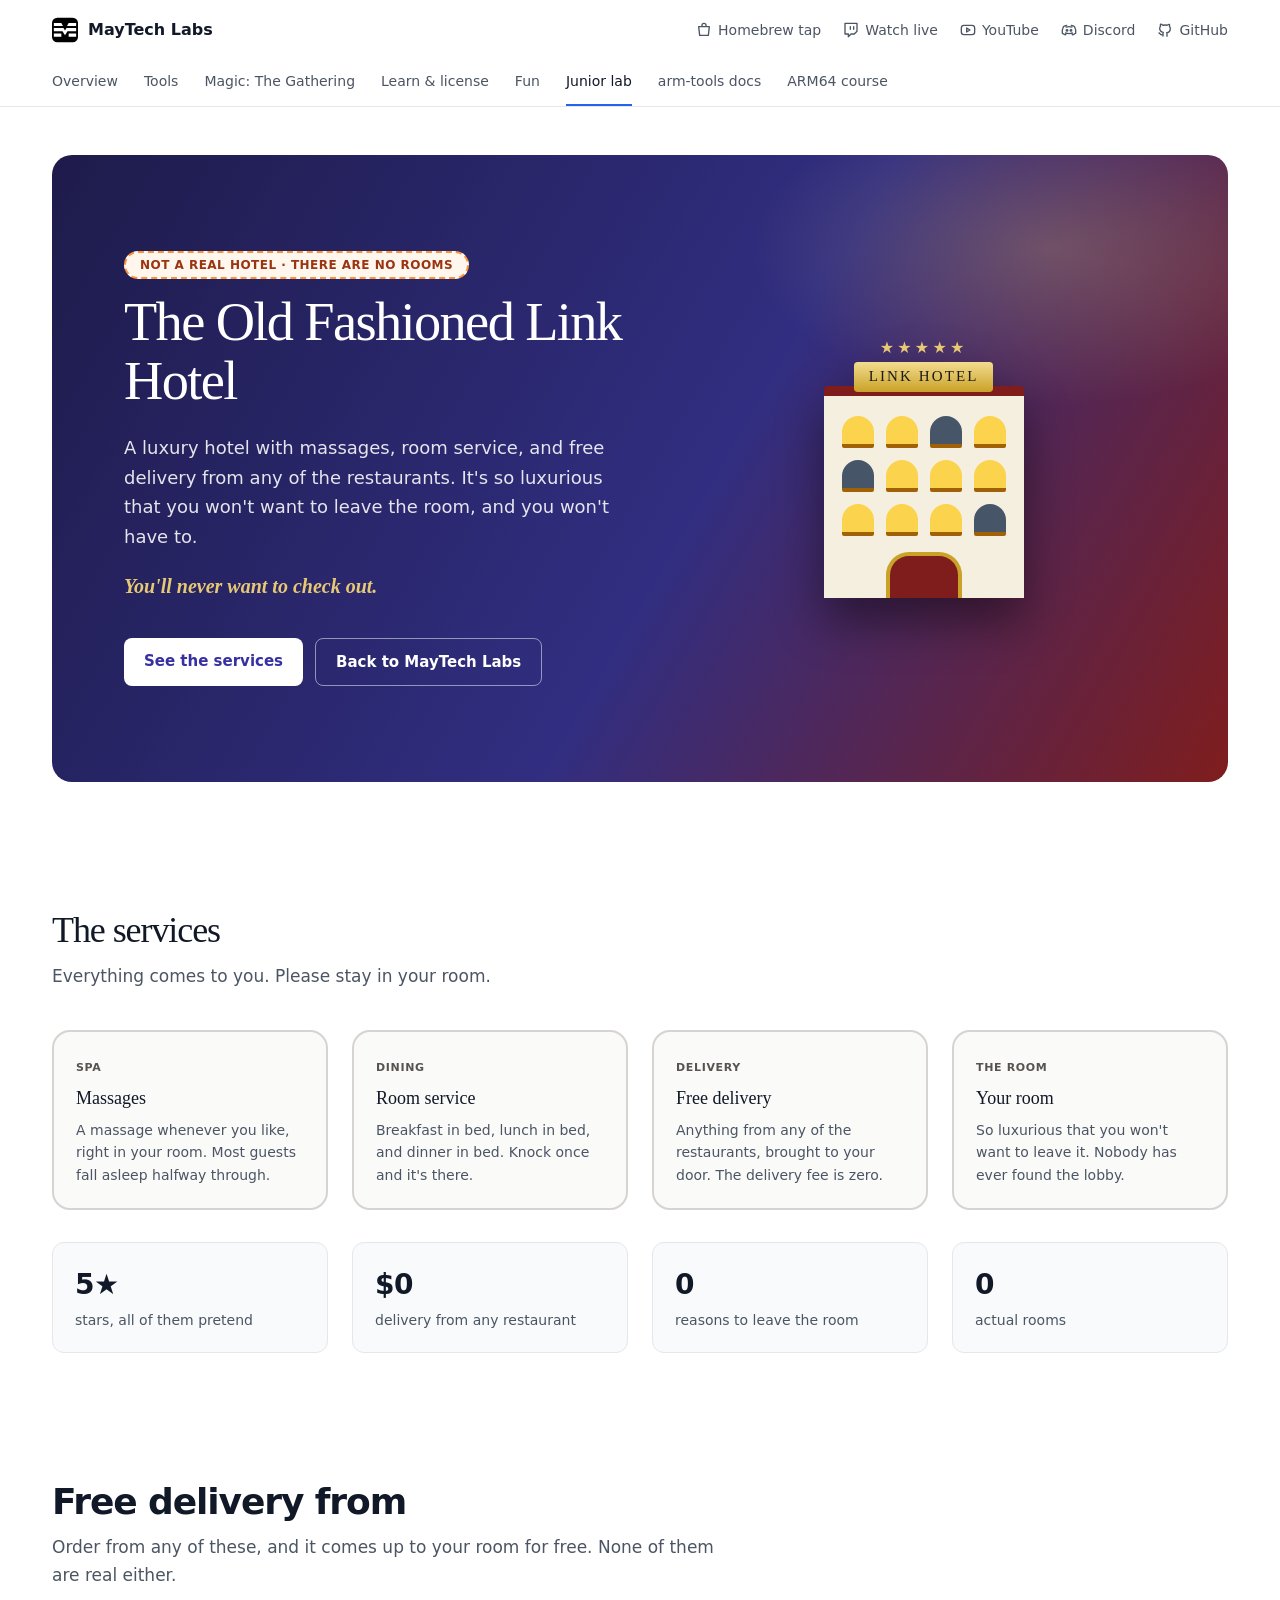
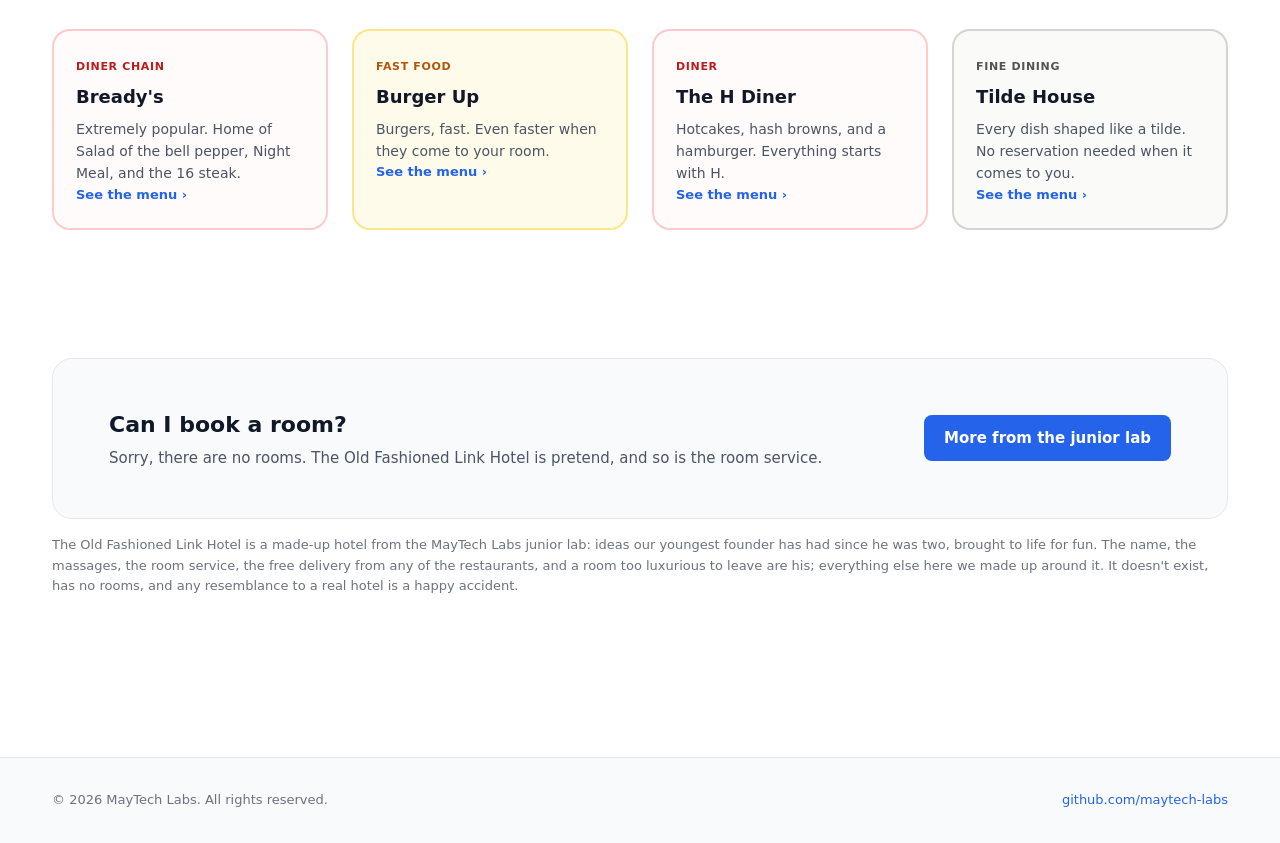
<file: old-fashioned-link-hotel/index.html>
<!DOCTYPE html>
<!-- SPDX-License-Identifier: LicenseRef-All-Rights-Reserved -->
<!-- Copyright (c) 2026 MayTech Labs. All rights reserved. -->
<html lang="en">
<head>
  <meta charset="utf-8">
  <meta name="viewport" content="width=device-width, initial-scale=1">
  <title>The Old Fashioned Link Hotel · MayTech Labs (not real)</title>
  <meta name="description" content="A made-up luxury hotel from the MayTech Labs junior lab. Not a real hotel; there are no rooms.">
  <meta name="color-scheme" content="light">
  <link rel="icon" href="/favicon.svg?v=4" type="image/svg+xml">
  <link rel="stylesheet" href="/style.css?v=18">
</head>
<body>
  <header class="topbar">
    <div class="wrap bar">
      <a class="brand" href="/"><img src="/favicon.svg?v=4" alt="" width="26" height="26">MayTech Labs</a>
      <div class="bar-links">
        <a href="https://github.com/maytech-labs/homebrew-tap"><svg viewBox="0 0 24 24"><path d="M4 7h16l-1.5 13h-13zM9 7V5a3 3 0 0 1 6 0v2"/></svg>Homebrew tap</a>
        <a href="https://www.twitch.tv/jogzonx"><svg viewBox="0 0 24 24"><path d="M21 2H3v16h5v4l4-4h5l4-4zM11 11V7M16 11V7"/></svg>Watch live</a>
        <a href="https://www.youtube.com/@mana-bread"><svg viewBox="0 0 24 24"><rect x="2" y="5" width="20" height="14" rx="4"/><path d="M10 9l5 3-5 3z"/></svg>YouTube</a>
        <a href="https://discord.gg/3hMfYs6qg"><svg viewBox="0 0 24 24"><path d="M8.5 5C6.6 5.3 5 5.9 3.8 6.7 2.1 9.8 1.6 13.4 2 17c1.4 1.1 3 1.9 4.6 2.3l1.1-2M15.5 5c1.9.3 3.5.9 4.7 1.7 1.7 3.1 2.2 6.7 1.8 10.3-1.4 1.1-3 1.9-4.6 2.3l-1.1-2M7 16.4c3.3 1.4 6.7 1.4 10 0M7.6 7.6c2.9-.9 5.9-.9 8.8 0"/><circle cx="9" cy="12.6" r="1.2"/><circle cx="15" cy="12.6" r="1.2"/></svg>Discord</a>
        <a href="https://github.com/maytech-labs"><svg viewBox="0 0 24 24"><path d="M9 19c-4 1.5-4-2-6-2.5m12 5v-3.5c0-1 .1-1.4-.5-2 2.8-.3 5.5-1.4 5.5-6a4.6 4.6 0 0 0-1.3-3.2 4.2 4.2 0 0 0-.1-3.2s-1.1-.3-3.5 1.3a12.3 12.3 0 0 0-6.2 0C6.5 2.8 5.4 3.1 5.4 3.1a4.2 4.2 0 0 0-.1 3.2A4.6 4.6 0 0 0 4 9.5c0 4.6 2.7 5.7 5.5 6-.6.6-.6 1.2-.5 2V21"/></svg>GitHub</a>
      </div>
    </div>
    <nav class="wrap tabs">
      <a href="/">Overview</a>
      <a href="/#tools">Tools</a>
      <a href="/#mtg">Magic: The Gathering</a>
      <a href="/#learn">Learn &amp; license</a>
      <a href="/#fun">Fun</a>
      <a class="active" href="/#junior">Junior lab</a>
      <a href="https://maytech-labs.github.io/arm-tools/">arm-tools docs</a>
      <a href="https://maytech-labs.github.io/arm-lessons/">ARM64 course</a>
    </nav>
  </header>

  <main class="wrap fun">
    <section class="hero h-hotel">
      <div class="hero-text">
        <span class="not-real">Not a real hotel &middot; there are no rooms</span>
        <h1>The Old Fashioned Link Hotel</h1>
        <p>A luxury hotel with massages, room service, and free delivery from any of the restaurants. It's so luxurious that you won't want to leave the room, and you won't have to.</p>
        <span class="tagline">You'll never want to check out.</span>
        <div class="hero-ctas">
          <a class="btn btn-white" href="#services">See the services</a>
          <a class="btn btn-ghost" href="/#junior">Back to MayTech Labs</a>
        </div>
      </div>
      <div class="hero-art" aria-hidden="true" style="display:grid;place-items:center">
        <div class="hotel"><span class="stars">&#9733;&#9733;&#9733;&#9733;&#9733;</span><b class="crest">Link Hotel</b><div class="facade"><i></i><i></i><i class="off"></i><i></i><i class="off"></i><i></i><i></i><i></i><i></i><i></i><i></i><i class="off"></i><span class="door"></span></div></div>
      </div>
    </section>

    <section id="services" class="block serif">
      <h2>The services</h2>
      <p class="sub">Everything comes to you. Please stay in your room.</p>
      <div class="lineup">
        <div class="flavor gold"><small>Spa</small><h3>Massages</h3><p>A massage whenever you like, right in your room. Most guests fall asleep halfway through.</p></div>
        <div class="flavor gold"><small>Dining</small><h3>Room service</h3><p>Breakfast in bed, lunch in bed, and dinner in bed. Knock once and it's there.</p></div>
        <div class="flavor gold"><small>Delivery</small><h3>Free delivery</h3><p>Anything from any of the restaurants, brought to your door. The delivery fee is zero.</p></div>
        <div class="flavor gold"><small>The room</small><h3>Your room</h3><p>So luxurious that you won't want to leave it. Nobody has ever found the lobby.</p></div>
      </div>
    </section>

    <section class="stats">
      <div class="stat"><b>5&#9733;</b><span>stars, all of them pretend</span></div>
      <div class="stat"><b>$0</b><span>delivery from any restaurant</span></div>
      <div class="stat"><b>0</b><span>reasons to leave the room</span></div>
      <div class="stat"><b>0</b><span>actual rooms</span></div>
    </section>

    <section class="block">
      <h2>Free delivery from</h2>
      <p class="sub">Order from any of these, and it comes up to your room for free. None of them are real either.</p>
      <div class="lineup">
        <a class="flavor red" href="/breadys/" style="color:inherit"><small>Diner chain</small><h3>Bready's</h3><p>Extremely popular. Home of Salad of the bell pepper, Night Meal, and the 16 steak.</p><p class="here">See the menu &rsaquo;</p></a>
        <a class="flavor" href="/burger-up/" style="color:inherit"><small>Fast food</small><h3>Burger Up</h3><p>Burgers, fast. Even faster when they come to your room.</p><p class="here">See the menu &rsaquo;</p></a>
        <a class="flavor red" href="/h-diner/" style="color:inherit"><small>Diner</small><h3>The H Diner</h3><p>Hotcakes, hash browns, and a hamburger. Everything starts with H.</p><p class="here">See the menu &rsaquo;</p></a>
        <a class="flavor gold" href="/tilde-house/" style="color:inherit"><small>Fine dining</small><h3>Tilde House</h3><p>Every dish shaped like a tilde. No reservation needed when it comes to you.</p><p class="here">See the menu &rsaquo;</p></a>
      </div>
    </section>

    <section class="callout">
      <div>
        <h2>Can I book a room?</h2>
        <p>Sorry, there are no rooms. The Old Fashioned Link Hotel is pretend, and so is the room service.</p>
      </div>
      <a class="btn btn-blue" href="/#junior">More from the junior lab</a>
    </section>

    <p class="note">The Old Fashioned Link Hotel is a made-up hotel from the MayTech Labs junior lab: ideas our youngest founder has had since he was two, brought to life for fun. The name, the massages, the room service, the free delivery from any of the restaurants, and a room too luxurious to leave are his; everything else here we made up around it. It doesn't exist, has no rooms, and any resemblance to a real hotel is a happy accident.</p>
  </main>

  <footer class="footer">
    <div class="wrap foot">
      <span>&copy; 2026 MayTech Labs. All rights reserved.</span>
      <a href="https://github.com/maytech-labs">github.com/maytech-labs</a>
    </div>
  </footer>
</body>
</html>
</file>
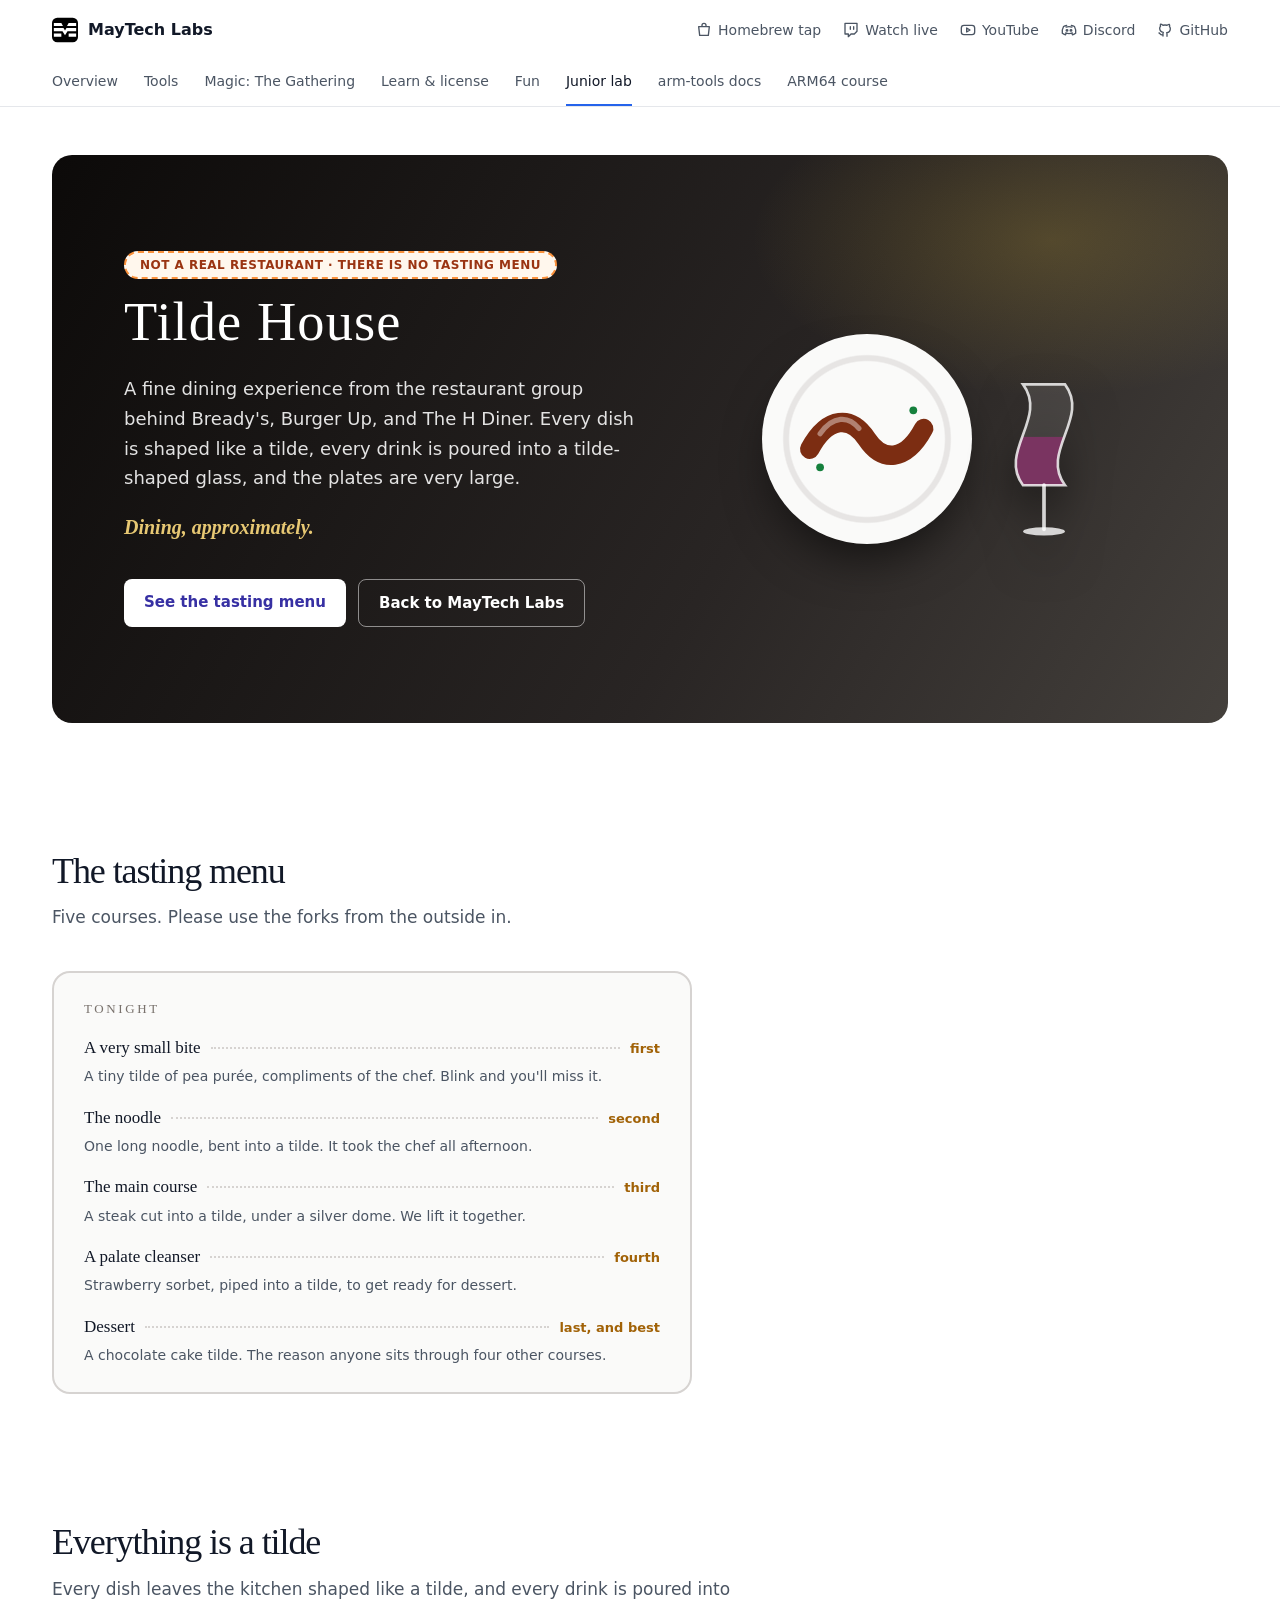
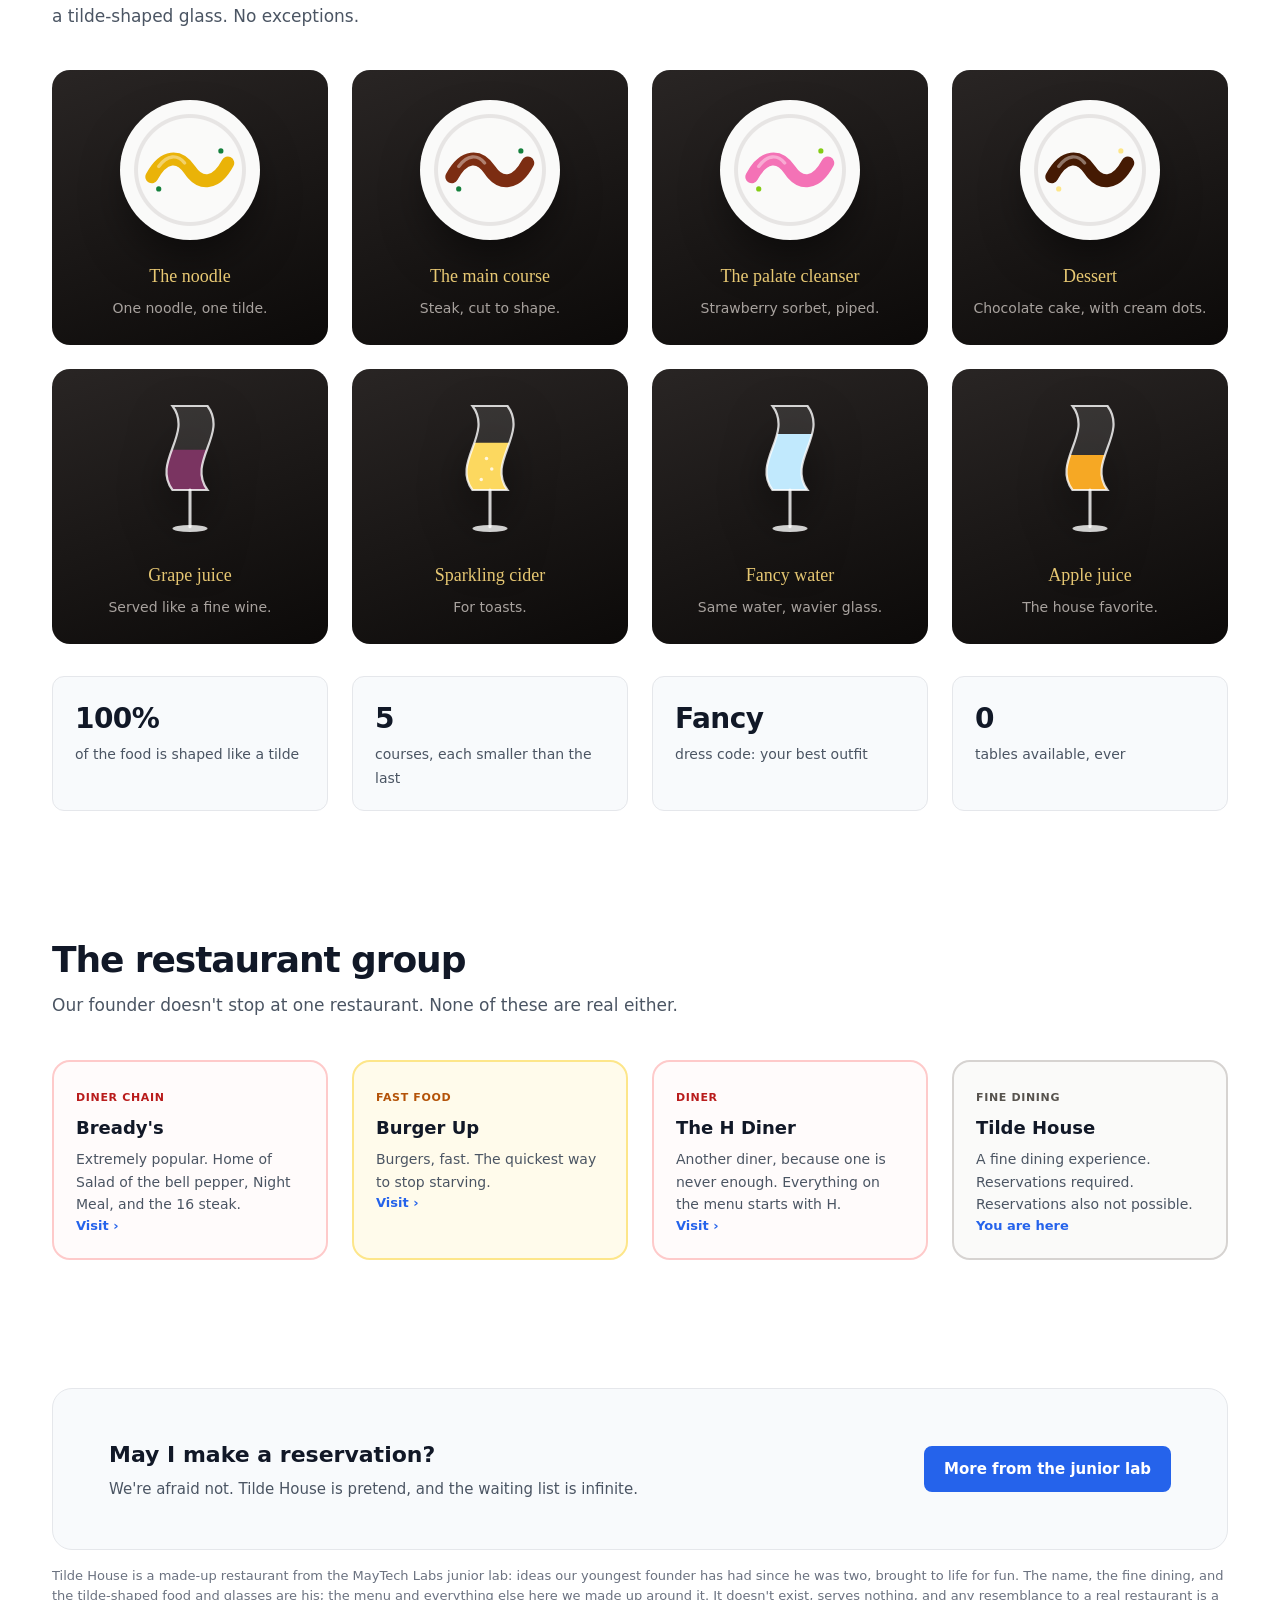
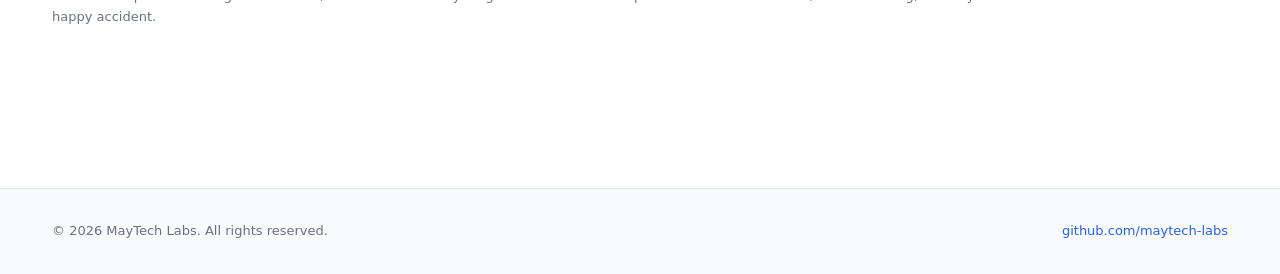
<file: tilde-house/index.html>
<!DOCTYPE html>
<!-- SPDX-License-Identifier: LicenseRef-All-Rights-Reserved -->
<!-- Copyright (c) 2026 MayTech Labs. All rights reserved. -->
<html lang="en">
<head>
  <meta charset="utf-8">
  <meta name="viewport" content="width=device-width, initial-scale=1">
  <title>Tilde House · MayTech Labs (not real)</title>
  <meta name="description" content="A made-up fine dining restaurant from the MayTech Labs junior lab. Not a real restaurant; there are no reservations.">
  <meta name="color-scheme" content="light">
  <link rel="icon" href="/favicon.svg?v=4" type="image/svg+xml">
  <link rel="stylesheet" href="/style.css?v=18">
</head>
<body>
  <header class="topbar">
    <div class="wrap bar">
      <a class="brand" href="/"><img src="/favicon.svg?v=4" alt="" width="26" height="26">MayTech Labs</a>
      <div class="bar-links">
        <a href="https://github.com/maytech-labs/homebrew-tap"><svg viewBox="0 0 24 24"><path d="M4 7h16l-1.5 13h-13zM9 7V5a3 3 0 0 1 6 0v2"/></svg>Homebrew tap</a>
        <a href="https://www.twitch.tv/jogzonx"><svg viewBox="0 0 24 24"><path d="M21 2H3v16h5v4l4-4h5l4-4zM11 11V7M16 11V7"/></svg>Watch live</a>
        <a href="https://www.youtube.com/@mana-bread"><svg viewBox="0 0 24 24"><rect x="2" y="5" width="20" height="14" rx="4"/><path d="M10 9l5 3-5 3z"/></svg>YouTube</a>
        <a href="https://discord.gg/3hMfYs6qg"><svg viewBox="0 0 24 24"><path d="M8.5 5C6.6 5.3 5 5.9 3.8 6.7 2.1 9.8 1.6 13.4 2 17c1.4 1.1 3 1.9 4.6 2.3l1.1-2M15.5 5c1.9.3 3.5.9 4.7 1.7 1.7 3.1 2.2 6.7 1.8 10.3-1.4 1.1-3 1.9-4.6 2.3l-1.1-2M7 16.4c3.3 1.4 6.7 1.4 10 0M7.6 7.6c2.9-.9 5.9-.9 8.8 0"/><circle cx="9" cy="12.6" r="1.2"/><circle cx="15" cy="12.6" r="1.2"/></svg>Discord</a>
        <a href="https://github.com/maytech-labs"><svg viewBox="0 0 24 24"><path d="M9 19c-4 1.5-4-2-6-2.5m12 5v-3.5c0-1 .1-1.4-.5-2 2.8-.3 5.5-1.4 5.5-6a4.6 4.6 0 0 0-1.3-3.2 4.2 4.2 0 0 0-.1-3.2s-1.1-.3-3.5 1.3a12.3 12.3 0 0 0-6.2 0C6.5 2.8 5.4 3.1 5.4 3.1a4.2 4.2 0 0 0-.1 3.2A4.6 4.6 0 0 0 4 9.5c0 4.6 2.7 5.7 5.5 6-.6.6-.6 1.2-.5 2V21"/></svg>GitHub</a>
      </div>
    </div>
    <nav class="wrap tabs">
      <a href="/">Overview</a>
      <a href="/#tools">Tools</a>
      <a href="/#mtg">Magic: The Gathering</a>
      <a href="/#learn">Learn &amp; license</a>
      <a href="/#fun">Fun</a>
      <a class="active" href="/#junior">Junior lab</a>
      <a href="https://maytech-labs.github.io/arm-tools/">arm-tools docs</a>
      <a href="https://maytech-labs.github.io/arm-lessons/">ARM64 course</a>
    </nav>
  </header>

  <main class="wrap fun">
    <section class="hero h-tilde">
      <div class="hero-text">
        <span class="not-real">Not a real restaurant &middot; there is no tasting menu</span>
        <h1>Tilde House</h1>
        <p>A fine dining experience from the restaurant group behind Bready's, Burger Up, and The H Diner. Every dish is shaped like a tilde, every drink is poured into a tilde-shaped glass, and the plates are very large.</p>
        <span class="tagline">Dining, approximately.</span>
        <div class="hero-ctas">
          <a class="btn btn-white" href="#menu">See the tasting menu</a>
          <a class="btn btn-ghost" href="/#junior">Back to MayTech Labs</a>
        </div>
      </div>
      <div class="hero-art" aria-hidden="true" style="display:grid;place-items:center">
        <div class="table-set"><div class="plate"><svg class="tilde steak" viewBox="0 0 120 60" aria-hidden="true"><path class="food" d="M16 38C30 12 48 12 60 30S90 48 104 22"/><path class="shine" d="M24 26C34 12 46 12 54 22"/><circle class="dot" cx="24" cy="52" r="3"/><circle class="dot" cx="96" cy="8" r="3"/></svg></div><svg class="glass grape" viewBox="0 0 80 160" aria-hidden="true"><defs><clipPath id="gh1"><path d="M20 8C44 40-4 72 20 104H60C36 72 84 40 60 8Z"/></clipPath></defs><rect class="drink" clip-path="url(#gh1)" x="0" y="58" width="80" height="52"/><path class="bowl" d="M20 8C44 40-4 72 20 104H60C36 72 84 40 60 8Z"/><path class="stem" d="M40 104V146"/><ellipse class="foot" cx="40" cy="148" rx="20" ry="4"/></svg></div>
      </div>
    </section>

    <section id="menu" class="block serif">
      <h2>The tasting menu</h2>
      <p class="sub">Five courses. Please use the forks from the outside in.</p>
      <div class="menu gold">
        <h3>Tonight</h3>
        <div class="dish"><b>A very small bite</b><i></i><em>first</em></div>
        <p>A tiny tilde of pea pur&eacute;e, compliments of the chef. Blink and you'll miss it.</p>
        <div class="dish"><b>The noodle</b><i></i><em>second</em></div>
        <p>One long noodle, bent into a tilde. It took the chef all afternoon.</p>
        <div class="dish"><b>The main course</b><i></i><em>third</em></div>
        <p>A steak cut into a tilde, under a silver dome. We lift it together.</p>
        <div class="dish"><b>A palate cleanser</b><i></i><em>fourth</em></div>
        <p>Strawberry sorbet, piped into a tilde, to get ready for dessert.</p>
        <div class="dish"><b>Dessert</b><i></i><em>last, and best</em></div>
        <p>A chocolate cake tilde. The reason anyone sits through four other courses.</p>
      </div>
    </section>

    <section class="block serif">
      <h2>Everything is a tilde</h2>
      <p class="sub">Every dish leaves the kitchen shaped like a tilde, and every drink is poured into a tilde-shaped glass. No exceptions.</p>
      <div class="tilde-wall">
        <div class="tilde-tile"><div class="plate"><svg class="tilde noodle" viewBox="0 0 120 60" aria-hidden="true"><path class="food" d="M16 38C30 12 48 12 60 30S90 48 104 22"/><path class="shine" d="M24 26C34 12 46 12 54 22"/><circle class="dot" cx="24" cy="52" r="3"/><circle class="dot" cx="96" cy="8" r="3"/></svg></div><h3>The noodle</h3><p>One noodle, one tilde.</p></div>
        <div class="tilde-tile"><div class="plate"><svg class="tilde steak" viewBox="0 0 120 60" aria-hidden="true"><path class="food" d="M16 38C30 12 48 12 60 30S90 48 104 22"/><path class="shine" d="M24 26C34 12 46 12 54 22"/><circle class="dot" cx="24" cy="52" r="3"/><circle class="dot" cx="96" cy="8" r="3"/></svg></div><h3>The main course</h3><p>Steak, cut to shape.</p></div>
        <div class="tilde-tile"><div class="plate"><svg class="tilde sorbet" viewBox="0 0 120 60" aria-hidden="true"><path class="food" d="M16 38C30 12 48 12 60 30S90 48 104 22"/><path class="shine" d="M24 26C34 12 46 12 54 22"/><circle class="dot" cx="24" cy="52" r="3"/><circle class="dot" cx="96" cy="8" r="3"/></svg></div><h3>The palate cleanser</h3><p>Strawberry sorbet, piped.</p></div>
        <div class="tilde-tile"><div class="plate"><svg class="tilde cake" viewBox="0 0 120 60" aria-hidden="true"><path class="food" d="M16 38C30 12 48 12 60 30S90 48 104 22"/><path class="shine" d="M24 26C34 12 46 12 54 22"/><circle class="dot" cx="24" cy="52" r="3"/><circle class="dot" cx="96" cy="8" r="3"/></svg></div><h3>Dessert</h3><p>Chocolate cake, with cream dots.</p></div>
        <div class="tilde-tile"><svg class="glass grape" viewBox="0 0 80 160" aria-hidden="true"><defs><clipPath id="gt1"><path d="M20 8C44 40-4 72 20 104H60C36 72 84 40 60 8Z"/></clipPath></defs><rect class="drink" clip-path="url(#gt1)" x="0" y="58" width="80" height="52"/><path class="bowl" d="M20 8C44 40-4 72 20 104H60C36 72 84 40 60 8Z"/><path class="stem" d="M40 104V146"/><ellipse class="foot" cx="40" cy="148" rx="20" ry="4"/></svg><h3>Grape juice</h3><p>Served like a fine wine.</p></div>
        <div class="tilde-tile"><svg class="glass bubbly" viewBox="0 0 80 160" aria-hidden="true"><defs><clipPath id="gt2"><path d="M20 8C44 40-4 72 20 104H60C36 72 84 40 60 8Z"/></clipPath></defs><rect class="drink" clip-path="url(#gt2)" x="0" y="50" width="80" height="60"/><circle cx="30" cy="92" r="2" fill="#fff" opacity=".8"/><circle cx="42" cy="80" r="2" fill="#fff" opacity=".8"/><circle cx="36" cy="68" r="2" fill="#fff" opacity=".8"/><path class="bowl" d="M20 8C44 40-4 72 20 104H60C36 72 84 40 60 8Z"/><path class="stem" d="M40 104V146"/><ellipse class="foot" cx="40" cy="148" rx="20" ry="4"/></svg><h3>Sparkling cider</h3><p>For toasts.</p></div>
        <div class="tilde-tile"><svg class="glass water" viewBox="0 0 80 160" aria-hidden="true"><defs><clipPath id="gt3"><path d="M20 8C44 40-4 72 20 104H60C36 72 84 40 60 8Z"/></clipPath></defs><rect class="drink" clip-path="url(#gt3)" x="0" y="40" width="80" height="70"/><path class="bowl" d="M20 8C44 40-4 72 20 104H60C36 72 84 40 60 8Z"/><path class="stem" d="M40 104V146"/><ellipse class="foot" cx="40" cy="148" rx="20" ry="4"/></svg><h3>Fancy water</h3><p>Same water, wavier glass.</p></div>
        <div class="tilde-tile"><svg class="glass apple" viewBox="0 0 80 160" aria-hidden="true"><defs><clipPath id="gt4"><path d="M20 8C44 40-4 72 20 104H60C36 72 84 40 60 8Z"/></clipPath></defs><rect class="drink" clip-path="url(#gt4)" x="0" y="64" width="80" height="46"/><path class="bowl" d="M20 8C44 40-4 72 20 104H60C36 72 84 40 60 8Z"/><path class="stem" d="M40 104V146"/><ellipse class="foot" cx="40" cy="148" rx="20" ry="4"/></svg><h3>Apple juice</h3><p>The house favorite.</p></div>
      </div>
    </section>

    <section class="stats">
      <div class="stat"><b>100%</b><span>of the food is shaped like a tilde</span></div>
      <div class="stat"><b>5</b><span>courses, each smaller than the last</span></div>
      <div class="stat"><b>Fancy</b><span>dress code: your best outfit</span></div>
      <div class="stat"><b>0</b><span>tables available, ever</span></div>
    </section>

    <section class="block">
      <h2>The restaurant group</h2>
      <p class="sub">Our founder doesn't stop at one restaurant. None of these are real either.</p>
      <div class="lineup">
        <a class="flavor red" href="/breadys/" style="color:inherit"><small>Diner chain</small><h3>Bready's</h3><p>Extremely popular. Home of Salad of the bell pepper, Night Meal, and the 16 steak.</p><p class="here">Visit &rsaquo;</p></a>
        <a class="flavor" href="/burger-up/" style="color:inherit"><small>Fast food</small><h3>Burger Up</h3><p>Burgers, fast. The quickest way to stop starving.</p><p class="here">Visit &rsaquo;</p></a>
        <a class="flavor red" href="/h-diner/" style="color:inherit"><small>Diner</small><h3>The H Diner</h3><p>Another diner, because one is never enough. Everything on the menu starts with H.</p><p class="here">Visit &rsaquo;</p></a>
        <div class="flavor gold"><small>Fine dining</small><h3>Tilde House</h3><p>A fine dining experience. Reservations required. Reservations also not possible.</p><p class="here">You are here</p></div>
      </div>
    </section>

    <section class="callout">
      <div>
        <h2>May I make a reservation?</h2>
        <p>We're afraid not. Tilde House is pretend, and the waiting list is infinite.</p>
      </div>
      <a class="btn btn-blue" href="/#junior">More from the junior lab</a>
    </section>

    <p class="note">Tilde House is a made-up restaurant from the MayTech Labs junior lab: ideas our youngest founder has had since he was two, brought to life for fun. The name, the fine dining, and the tilde-shaped food and glasses are his; the menu and everything else here we made up around it. It doesn't exist, serves nothing, and any resemblance to a real restaurant is a happy accident.</p>
  </main>

  <footer class="footer">
    <div class="wrap foot">
      <span>&copy; 2026 MayTech Labs. All rights reserved.</span>
      <a href="https://github.com/maytech-labs">github.com/maytech-labs</a>
    </div>
  </footer>
</body>
</html>
</file>
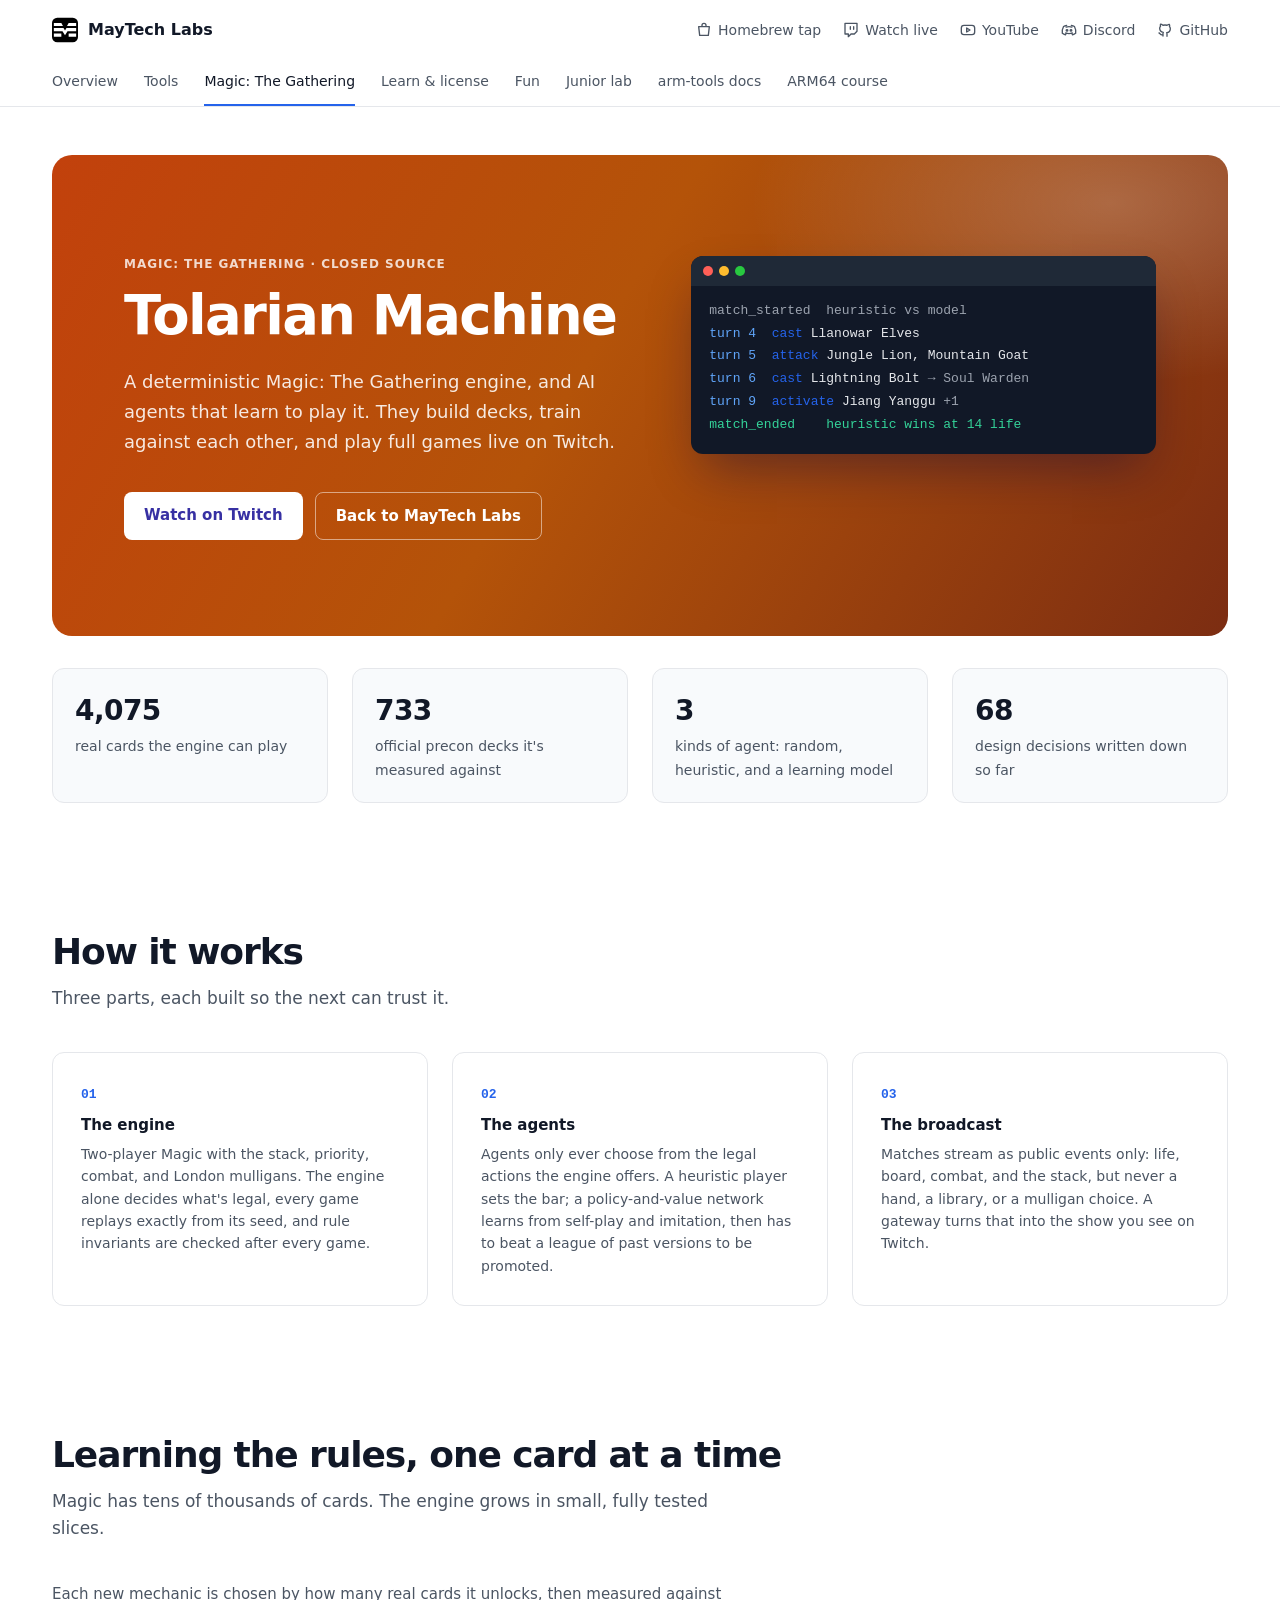
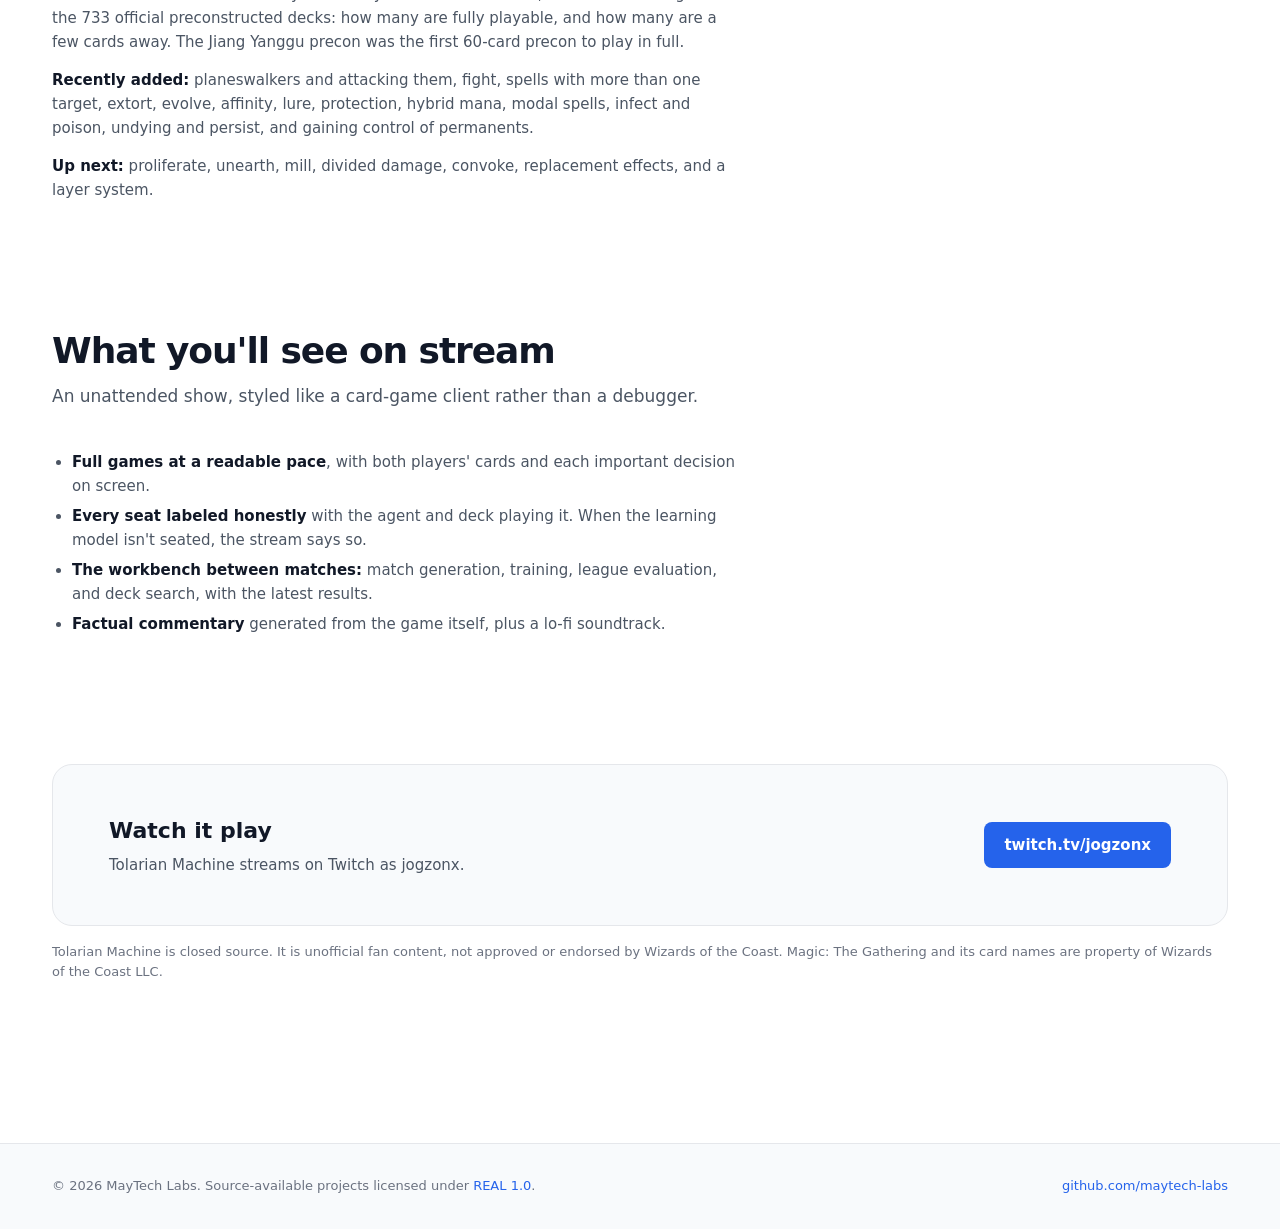
<file: tolarian-machine/index.html>
<!DOCTYPE html>
<!-- SPDX-License-Identifier: LicenseRef-REAL-1.0 -->
<html lang="en">
<head>
  <meta charset="utf-8">
  <meta name="viewport" content="width=device-width, initial-scale=1">
  <title>Tolarian Machine · MayTech Labs</title>
  <meta name="description" content="A deterministic Magic: The Gathering engine whose AI agents train, build decks, and play live on Twitch.">
  <meta name="color-scheme" content="light">
  <link rel="icon" href="/favicon.svg?v=4" type="image/svg+xml">
  <link rel="stylesheet" href="/style.css?v=18">
</head>
<body>
  <header class="topbar">
    <div class="wrap bar">
      <a class="brand" href="/"><img src="/favicon.svg?v=4" alt="" width="26" height="26">MayTech Labs</a>
      <div class="bar-links">
        <a href="https://github.com/maytech-labs/homebrew-tap"><svg viewBox="0 0 24 24"><path d="M4 7h16l-1.5 13h-13zM9 7V5a3 3 0 0 1 6 0v2"/></svg>Homebrew tap</a>
        <a href="https://www.twitch.tv/jogzonx"><svg viewBox="0 0 24 24"><path d="M21 2H3v16h5v4l4-4h5l4-4zM11 11V7M16 11V7"/></svg>Watch live</a>
        <a href="https://www.youtube.com/@mana-bread"><svg viewBox="0 0 24 24"><rect x="2" y="5" width="20" height="14" rx="4"/><path d="M10 9l5 3-5 3z"/></svg>YouTube</a>
        <a href="https://discord.gg/3hMfYs6qg"><svg viewBox="0 0 24 24"><path d="M8.5 5C6.6 5.3 5 5.9 3.8 6.7 2.1 9.8 1.6 13.4 2 17c1.4 1.1 3 1.9 4.6 2.3l1.1-2M15.5 5c1.9.3 3.5.9 4.7 1.7 1.7 3.1 2.2 6.7 1.8 10.3-1.4 1.1-3 1.9-4.6 2.3l-1.1-2M7 16.4c3.3 1.4 6.7 1.4 10 0M7.6 7.6c2.9-.9 5.9-.9 8.8 0"/><circle cx="9" cy="12.6" r="1.2"/><circle cx="15" cy="12.6" r="1.2"/></svg>Discord</a>
        <a href="https://github.com/maytech-labs"><svg viewBox="0 0 24 24"><path d="M9 19c-4 1.5-4-2-6-2.5m12 5v-3.5c0-1 .1-1.4-.5-2 2.8-.3 5.5-1.4 5.5-6a4.6 4.6 0 0 0-1.3-3.2 4.2 4.2 0 0 0-.1-3.2s-1.1-.3-3.5 1.3a12.3 12.3 0 0 0-6.2 0C6.5 2.8 5.4 3.1 5.4 3.1a4.2 4.2 0 0 0-.1 3.2A4.6 4.6 0 0 0 4 9.5c0 4.6 2.7 5.7 5.5 6-.6.6-.6 1.2-.5 2V21"/></svg>GitHub</a>
      </div>
    </div>
    <nav class="wrap tabs">
      <a href="/">Overview</a>
      <a href="/#tools">Tools</a>
      <a class="active" href="/#mtg">Magic: The Gathering</a>
      <a href="/#learn">Learn &amp; license</a>
      <a href="/#fun">Fun</a>
      <a href="/#junior">Junior lab</a>
      <a href="https://maytech-labs.github.io/arm-tools/">arm-tools docs</a>
      <a href="https://maytech-labs.github.io/arm-lessons/">ARM64 course</a>
    </nav>
  </header>

  <main class="wrap">
    <section class="hero h-tolarian">
      <div class="hero-text">
        <span class="eyebrow">Magic: The Gathering &middot; closed source</span>
        <h1>Tolarian Machine</h1>
        <p>A deterministic Magic: The Gathering engine, and AI agents that learn to play it. They build decks, train against each other, and play full games live on Twitch.</p>
        <div class="hero-ctas">
          <a class="btn btn-white" href="https://www.twitch.tv/jogzonx">Watch on Twitch</a>
          <a class="btn btn-ghost" href="/#mtg">Back to MayTech Labs</a>
        </div>
      </div>
      <div class="hero-art" aria-hidden="true">
        <div class="window w-front solo"><div class="dots"><i></i><i></i><i></i></div>
<pre><span class="c">match_started  heuristic vs model</span>
<span class="g">turn 4</span>  <span class="b">cast</span> Llanowar Elves
<span class="g">turn 5</span>  <span class="b">attack</span> Jungle Lion, Mountain Goat
<span class="g">turn 6</span>  <span class="b">cast</span> Lightning Bolt <span class="c">&rarr; Soul Warden</span>
<span class="g">turn 9</span>  <span class="b">activate</span> Jiang Yanggu <span class="c">+1</span>
<span class="ok">match_ended    heuristic wins at 14 life</span></pre></div>
      </div>
    </section>

    <section class="stats">
      <div class="stat"><b>4,075</b><span>real cards the engine can play</span></div>
      <div class="stat"><b>733</b><span>official precon decks it's measured against</span></div>
      <div class="stat"><b>3</b><span>kinds of agent: random, heuristic, and a learning model</span></div>
      <div class="stat"><b>68</b><span>design decisions written down so far</span></div>
    </section>

    <section class="block">
      <h2>How it works</h2>
      <p class="sub">Three parts, each built so the next can trust it.</p>
      <ol class="steps">
        <li>
          <h3>The engine</h3>
          <p>Two-player Magic with the stack, priority, combat, and London mulligans. The engine alone decides what's legal, every game replays exactly from its seed, and rule invariants are checked after every game.</p>
        </li>
        <li>
          <h3>The agents</h3>
          <p>Agents only ever choose from the legal actions the engine offers. A heuristic player sets the bar; a policy-and-value network learns from self-play and imitation, then has to beat a league of past versions to be promoted.</p>
        </li>
        <li>
          <h3>The broadcast</h3>
          <p>Matches stream as public events only: life, board, combat, and the stack, but never a hand, a library, or a mulligan choice. A gateway turns that into the show you see on Twitch.</p>
        </li>
      </ol>
    </section>

    <section class="block">
      <h2>Learning the rules, one card at a time</h2>
      <p class="sub">Magic has tens of thousands of cards. The engine grows in small, fully tested slices.</p>
      <div class="prose">
        <p>Each new mechanic is chosen by how many real cards it unlocks, then measured against the 733 official preconstructed decks: how many are fully playable, and how many are a few cards away. The Jiang Yanggu precon was the first 60-card precon to play in full.</p>
        <p><strong>Recently added:</strong> planeswalkers and attacking them, fight, spells with more than one target, extort, evolve, affinity, lure, protection, hybrid mana, modal spells, infect and poison, undying and persist, and gaining control of permanents.</p>
        <p><strong>Up next:</strong> proliferate, unearth, mill, divided damage, convoke, replacement effects, and a layer system.</p>
      </div>
    </section>

    <section class="block">
      <h2>What you'll see on stream</h2>
      <p class="sub">An unattended show, styled like a card-game client rather than a debugger.</p>
      <div class="prose">
        <ul>
          <li><strong>Full games at a readable pace</strong>, with both players' cards and each important decision on screen.</li>
          <li><strong>Every seat labeled honestly</strong> with the agent and deck playing it. When the learning model isn't seated, the stream says so.</li>
          <li><strong>The workbench between matches:</strong> match generation, training, league evaluation, and deck search, with the latest results.</li>
          <li><strong>Factual commentary</strong> generated from the game itself, plus a lo-fi soundtrack.</li>
        </ul>
      </div>
    </section>

    <section class="callout">
      <div>
        <h2>Watch it play</h2>
        <p>Tolarian Machine streams on Twitch as jogzonx.</p>
      </div>
      <a class="btn btn-blue" href="https://www.twitch.tv/jogzonx">twitch.tv/jogzonx</a>
    </section>

    <p class="note">Tolarian Machine is closed source. It is unofficial fan content, not approved or endorsed by Wizards of the Coast. Magic: The Gathering and its card names are property of Wizards of the Coast LLC.</p>
  </main>

  <footer class="footer">
    <div class="wrap foot">
      <span>&copy; 2026 MayTech Labs. Source-available projects licensed under <a href="https://github.com/maytech-labs/real-license">REAL 1.0</a>.</span>
      <a href="https://github.com/maytech-labs">github.com/maytech-labs</a>
    </div>
  </footer>
</body>
</html>
</file>
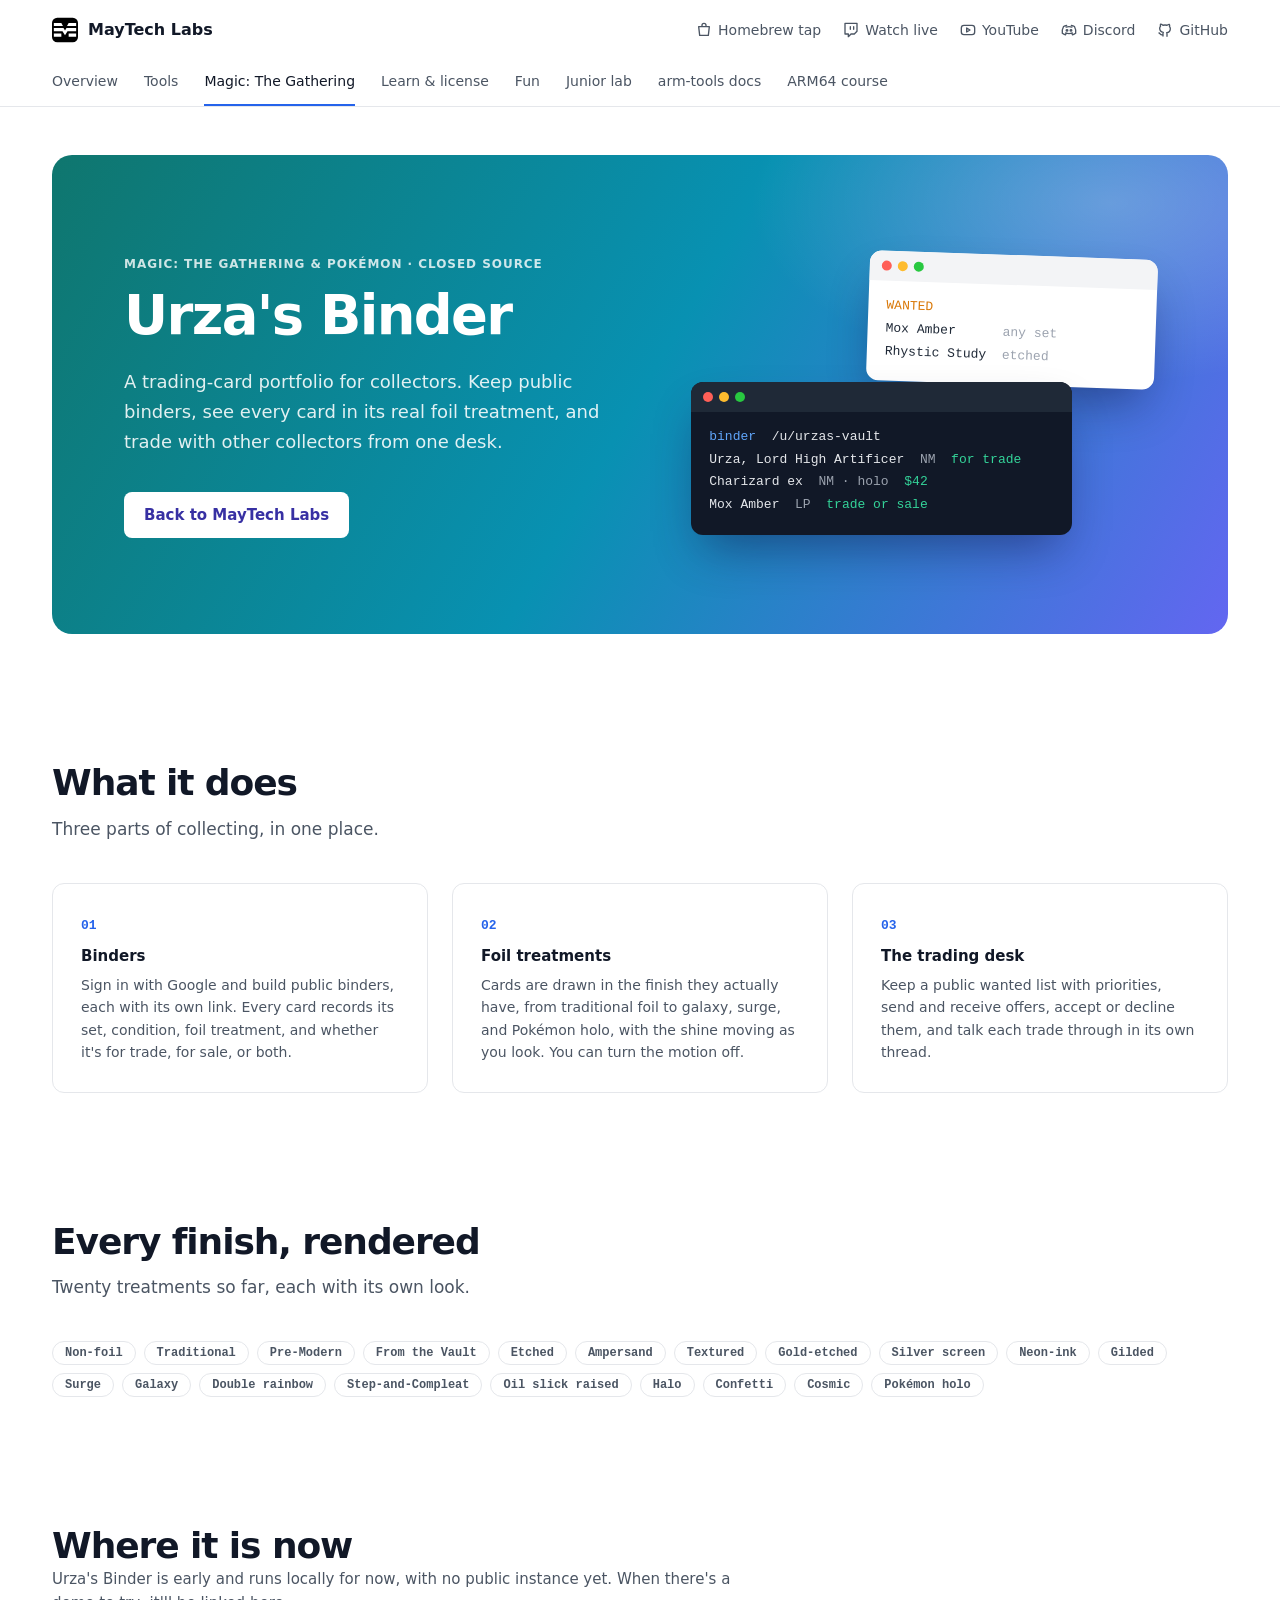
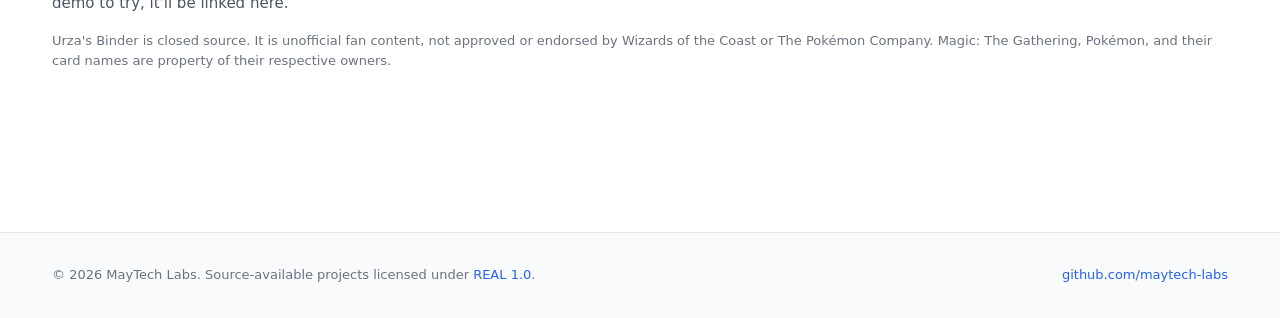
<file: urzas-binder/index.html>
<!DOCTYPE html>
<!-- SPDX-License-Identifier: LicenseRef-REAL-1.0 -->
<html lang="en">
<head>
  <meta charset="utf-8">
  <meta name="viewport" content="width=device-width, initial-scale=1">
  <title>Urza's Binder · MayTech Labs</title>
  <meta name="description" content="A trading-card portfolio for Magic: The Gathering and Pokémon collectors, with every foil treatment rendered.">
  <meta name="color-scheme" content="light">
  <link rel="icon" href="/favicon.svg?v=4" type="image/svg+xml">
  <link rel="stylesheet" href="/style.css?v=18">
</head>
<body>
  <header class="topbar">
    <div class="wrap bar">
      <a class="brand" href="/"><img src="/favicon.svg?v=4" alt="" width="26" height="26">MayTech Labs</a>
      <div class="bar-links">
        <a href="https://github.com/maytech-labs/homebrew-tap"><svg viewBox="0 0 24 24"><path d="M4 7h16l-1.5 13h-13zM9 7V5a3 3 0 0 1 6 0v2"/></svg>Homebrew tap</a>
        <a href="https://www.twitch.tv/jogzonx"><svg viewBox="0 0 24 24"><path d="M21 2H3v16h5v4l4-4h5l4-4zM11 11V7M16 11V7"/></svg>Watch live</a>
        <a href="https://www.youtube.com/@mana-bread"><svg viewBox="0 0 24 24"><rect x="2" y="5" width="20" height="14" rx="4"/><path d="M10 9l5 3-5 3z"/></svg>YouTube</a>
        <a href="https://discord.gg/3hMfYs6qg"><svg viewBox="0 0 24 24"><path d="M8.5 5C6.6 5.3 5 5.9 3.8 6.7 2.1 9.8 1.6 13.4 2 17c1.4 1.1 3 1.9 4.6 2.3l1.1-2M15.5 5c1.9.3 3.5.9 4.7 1.7 1.7 3.1 2.2 6.7 1.8 10.3-1.4 1.1-3 1.9-4.6 2.3l-1.1-2M7 16.4c3.3 1.4 6.7 1.4 10 0M7.6 7.6c2.9-.9 5.9-.9 8.8 0"/><circle cx="9" cy="12.6" r="1.2"/><circle cx="15" cy="12.6" r="1.2"/></svg>Discord</a>
        <a href="https://github.com/maytech-labs"><svg viewBox="0 0 24 24"><path d="M9 19c-4 1.5-4-2-6-2.5m12 5v-3.5c0-1 .1-1.4-.5-2 2.8-.3 5.5-1.4 5.5-6a4.6 4.6 0 0 0-1.3-3.2 4.2 4.2 0 0 0-.1-3.2s-1.1-.3-3.5 1.3a12.3 12.3 0 0 0-6.2 0C6.5 2.8 5.4 3.1 5.4 3.1a4.2 4.2 0 0 0-.1 3.2A4.6 4.6 0 0 0 4 9.5c0 4.6 2.7 5.7 5.5 6-.6.6-.6 1.2-.5 2V21"/></svg>GitHub</a>
      </div>
    </div>
    <nav class="wrap tabs">
      <a href="/">Overview</a>
      <a href="/#tools">Tools</a>
      <a class="active" href="/#mtg">Magic: The Gathering</a>
      <a href="/#learn">Learn &amp; license</a>
      <a href="/#fun">Fun</a>
      <a href="/#junior">Junior lab</a>
      <a href="https://maytech-labs.github.io/arm-tools/">arm-tools docs</a>
      <a href="https://maytech-labs.github.io/arm-lessons/">ARM64 course</a>
    </nav>
  </header>

  <main class="wrap">
    <section class="hero h-binder">
      <div class="hero-text">
        <span class="eyebrow">Magic: The Gathering &amp; Pokémon &middot; closed source</span>
        <h1>Urza's Binder</h1>
        <p>A trading-card portfolio for collectors. Keep public binders, see every card in its real foil treatment, and trade with other collectors from one desk.</p>
        <div class="hero-ctas">
          <a class="btn btn-white" href="/#mtg">Back to MayTech Labs</a>
        </div>
      </div>
      <div class="hero-art" aria-hidden="true">
        <div class="window w-back"><div class="dots"><i></i><i></i><i></i></div>
<pre><span class="y">WANTED</span>
Mox Amber      <span class="c">any set</span>
Rhystic Study  <span class="c">etched</span></pre></div>
        <div class="window w-front"><div class="dots"><i></i><i></i><i></i></div>
<pre><span class="g">binder</span>  /u/urzas-vault
Urza, Lord High Artificer  <span class="c">NM</span>  <span class="ok">for trade</span>
Charizard ex  <span class="c">NM &middot; holo</span>  <span class="ok">$42</span>
Mox Amber  <span class="c">LP</span>  <span class="ok">trade or sale</span></pre></div>
      </div>
    </section>

    <section class="block">
      <h2>What it does</h2>
      <p class="sub">Three parts of collecting, in one place.</p>
      <ol class="steps">
        <li>
          <h3>Binders</h3>
          <p>Sign in with Google and build public binders, each with its own link. Every card records its set, condition, foil treatment, and whether it's for trade, for sale, or both.</p>
        </li>
        <li>
          <h3>Foil treatments</h3>
          <p>Cards are drawn in the finish they actually have, from traditional foil to galaxy, surge, and Pokémon holo, with the shine moving as you look. You can turn the motion off.</p>
        </li>
        <li>
          <h3>The trading desk</h3>
          <p>Keep a public wanted list with priorities, send and receive offers, accept or decline them, and talk each trade through in its own thread.</p>
        </li>
      </ol>
    </section>

    <section class="block">
      <h2>Every finish, rendered</h2>
      <p class="sub">Twenty treatments so far, each with its own look.</p>
      <div class="foils">
        <span>Non-foil</span>
        <span>Traditional</span>
        <span>Pre-Modern</span>
        <span>From the Vault</span>
        <span>Etched</span>
        <span>Ampersand</span>
        <span>Textured</span>
        <span>Gold-etched</span>
        <span>Silver screen</span>
        <span>Neon-ink</span>
        <span>Gilded</span>
        <span>Surge</span>
        <span>Galaxy</span>
        <span>Double rainbow</span>
        <span>Step-and-Compleat</span>
        <span>Oil slick raised</span>
        <span>Halo</span>
        <span>Confetti</span>
        <span>Cosmic</span>
        <span>Pokémon holo</span>
      </div>
    </section>

    <section class="block">
      <h2>Where it is now</h2>
      <div class="prose">
        <p>Urza's Binder is early and runs locally for now, with no public instance yet. When there's a demo to try, it'll be linked here.</p>
      </div>
    </section>

    <p class="note">Urza's Binder is closed source. It is unofficial fan content, not approved or endorsed by Wizards of the Coast or The Pokémon Company. Magic: The Gathering, Pokémon, and their card names are property of their respective owners.</p>
  </main>

  <footer class="footer">
    <div class="wrap foot">
      <span>&copy; 2026 MayTech Labs. Source-available projects licensed under <a href="https://github.com/maytech-labs/real-license">REAL 1.0</a>.</span>
      <a href="https://github.com/maytech-labs">github.com/maytech-labs</a>
    </div>
  </footer>
</body>
</html>
</file>
<file: style.css>
/* SPDX-License-Identifier: LicenseRef-REAL-1.0 */
:root {
  --fg: #111827;
  --muted: #4b5563;
  --faint: #6b7280;
  --line: #e5e7eb;
  --soft: #f8fafc;
  --accent: #2563eb;
  --mono: ui-monospace, "SF Mono", SFMono-Regular, Menlo, monospace;
}

* { box-sizing: border-box; }

body {
  margin: 0;
  background: #fff;
  color: var(--fg);
  font: 15px/1.6 -apple-system, BlinkMacSystemFont, "Inter", "Segoe UI", system-ui, sans-serif;
  -webkit-font-smoothing: antialiased;
}

a { color: var(--accent); text-decoration: none; }

.wrap { max-width: 1240px; margin: 0 auto; padding: 0 32px; }

/* Top bar */
.topbar { position: sticky; top: 0; z-index: 10; background: rgba(255, 255, 255, 0.92); backdrop-filter: blur(12px); -webkit-backdrop-filter: blur(12px); border-bottom: 1px solid var(--line); }
.bar { display: flex; align-items: center; justify-content: space-between; height: 60px; }
.brand { display: flex; align-items: center; gap: 10px; color: var(--fg); font-weight: 700; font-size: 16px; }
.bar-links { display: flex; gap: 22px; }
.bar-links a { display: flex; white-space: nowrap; align-items: center; gap: 6px; color: var(--muted); font-size: 14px; font-weight: 500; }
.bar-links a:hover { color: var(--fg); }
.bar-links svg { width: 16px; height: 16px; fill: none; stroke: currentColor; stroke-width: 2; stroke-linecap: round; stroke-linejoin: round; }
.tabs { display: flex; gap: 26px; overflow-x: auto; scrollbar-width: none; }
.tabs a { padding: 10px 0 12px; color: var(--muted); font-size: 14px; font-weight: 500; white-space: nowrap; border-bottom: 2px solid transparent; }
.tabs a:hover { color: var(--fg); }
.tabs a.active { color: var(--fg); border-color: var(--accent); }

/* Hero banner */
.hero {
  margin-top: 48px;
  border-radius: 20px;
  padding: 96px 72px;
  display: grid;
  grid-template-columns: 1.1fr 1fr;
  gap: 56px;
  align-items: center;
  color: #fff;
  background:
    radial-gradient(600px 300px at 90% 10%, rgba(255, 255, 255, 0.25), transparent 60%),
    linear-gradient(120deg, #2563eb 0%, #4f46e5 50%, #9333ea 100%);
  overflow: hidden;
}
.hero h1 { font-size: clamp(2.2rem, 4.4vw, 3.4rem); line-height: 1.08; letter-spacing: -0.03em; margin: 0 0 22px; }
.hero p { font-size: 18px; line-height: 1.65; color: rgba(255, 255, 255, 0.88); margin: 0; max-width: 32em; }
.hero-ctas { display: flex; gap: 12px; flex-wrap: wrap; margin-top: 36px; }
.btn { display: inline-block; padding: 11px 20px; border-radius: 8px; font-weight: 600; font-size: 15px; transition: background 0.15s, transform 0.15s; }
.btn:hover { transform: translateY(-1px); }
.btn-white { background: #fff; color: #3730a3; }
.btn-ghost { color: #fff; border: 1px solid rgba(255, 255, 255, 0.5); }
.btn-ghost:hover { background: rgba(255, 255, 255, 0.12); }

.hero-art { position: relative; height: 280px; }
.window { position: absolute; border-radius: 12px; overflow: hidden; box-shadow: 0 24px 48px -12px rgba(15, 10, 60, 0.45); }
.window pre { margin: 0; padding: 14px 18px 18px; font: 13px/1.75 var(--mono); }
.dots { display: flex; gap: 6px; padding: 10px 12px; }
.dots i { width: 10px; height: 10px; border-radius: 50%; background: #ff5f57; }
.dots i:nth-child(2) { background: #febc2e; }
.dots i:nth-child(3) { background: #28c840; }
.w-back { top: 0; right: 0; width: 62%; background: #fff; color: #1f2937; transform: rotate(2deg); }
.w-back .dots { background: #f3f4f6; }
.w-front { bottom: 0; left: 0; width: 82%; background: #111827; color: #e5e7eb; }
.w-front .dots { background: #1f2937; }

.y { color: #d97706; }
.b { color: #2563eb; }
.g { color: #60a5fa; }
.ok { color: #34d399; }
.c { color: #9ca3af; }

/* Feature cards */
.features { display: grid; grid-template-columns: repeat(4, 1fr); gap: 24px; margin-top: 32px; }
.feature { border: 1px solid var(--line); border-radius: 12px; padding: 28px; background: #fff; }
.ficon { width: 22px; height: 22px; fill: none; stroke: var(--accent); stroke-width: 2; stroke-linecap: round; stroke-linejoin: round; }
.feature h3 { font-size: 16px; margin: 16px 0 8px; }
.feature p { margin: 0; color: var(--muted); font-size: 14px; }

/* Sections */
.block { margin-top: 128px; }
.block h2 { font-size: 36px; line-height: 1.15; letter-spacing: -0.03em; margin: 0; font-weight: 600; }
.sub { color: var(--muted); font-size: 17px; max-width: 40em; margin: 12px 0 40px; }

.cards { display: grid; grid-template-columns: repeat(3, 1fr); gap: 24px; }
.cards.four { grid-template-columns: repeat(4, 1fr); }
.card { display: flex; flex-direction: column; border: 1px solid var(--line); border-radius: 12px; overflow: hidden; color: var(--fg); background: #fff; transition: border-color 0.15s, box-shadow 0.15s, transform 0.15s; }
.card:hover { border-color: #c7d2fe; box-shadow: 0 12px 28px -12px rgba(37, 99, 235, 0.25); transform: translateY(-2px); }
.art { height: 184px; display: grid; place-items: center; padding: 20px; border-bottom: 1px solid var(--line); }
.a-blue   { background: linear-gradient(135deg, #eff6ff, #dbeafe); }
.a-green  { background: linear-gradient(135deg, #f0fdf4, #dcfce7); }
.a-pink   { background: linear-gradient(135deg, #fdf2f8, #fce7f3); }
.a-orange { background: linear-gradient(135deg, #fff7ed, #ffedd5); }
.a-purple { background: linear-gradient(135deg, #faf5ff, #ede9fe); }
.a-teal   { background: linear-gradient(135deg, #f0fdfa, #ccfbf1); }
.a-indigo { background: linear-gradient(135deg, #eef2ff, #e0e7ff); }
.body { padding: 24px 26px 26px; display: flex; flex-direction: column; flex: 1; }
.body h3 { font-size: 17px; margin: 0 0 8px; display: flex; align-items: center; gap: 8px; }
.body p { margin: 0; color: var(--muted); font-size: 14px; }
.badge { flex: none; white-space: nowrap; font-size: 11px; font-weight: 600; color: var(--faint); border: 1px solid var(--line); border-radius: 999px; padding: 1px 8px; }
.more { margin-top: auto; padding-top: 20px; font-size: 14px; font-weight: 600; color: var(--accent); }
.more::after { content: " \203A"; }

.mini { margin: 0; background: #111827; color: #e5e7eb; border-radius: 10px; padding: 14px 16px; font: 12px/1.7 var(--mono); box-shadow: 0 12px 24px -10px rgba(17, 24, 39, 0.4); max-width: 100%; overflow: hidden; }
.chips { list-style: none; margin: 0; padding: 0; display: grid; grid-template-columns: 1fr 1fr; gap: 10px; }
.chips li { display: flex; align-items: center; gap: 8px; background: #fff; border-radius: 999px; padding: 8px 16px; font: 600 13px var(--mono); box-shadow: 0 4px 12px -6px rgba(0, 0, 0, 0.2); }
.chips i { width: 10px; height: 10px; border-radius: 50%; }
.lessons { list-style: none; margin: 0; padding: 10px 0; background: #fff; border-radius: 10px; width: 210px; box-shadow: 0 8px 20px -10px rgba(0, 0, 0, 0.25); font-size: 13px; }
.lessons li { padding: 4px 16px; color: var(--muted); }
.lessons b { font-family: var(--mono); color: #ea580c; margin-right: 8px; }
.doc { width: 150px; background: #fff; border-radius: 8px; padding: 16px; box-shadow: 0 8px 20px -10px rgba(0, 0, 0, 0.25); display: grid; gap: 8px; }
.doc b { font-size: 13px; color: #6d28d9; }
.doc i { height: 6px; border-radius: 3px; background: #e9e5f5; }
.doc i.short { width: 60%; }

/* Project pages */
.hero.h-tolarian { background: radial-gradient(600px 300px at 90% 10%, rgba(255, 255, 255, 0.22), transparent 60%), linear-gradient(120deg, #c2410c 0%, #b45309 45%, #7c2d12 100%); }
.hero.h-binder { background: radial-gradient(600px 300px at 90% 10%, rgba(255, 255, 255, 0.25), transparent 60%), linear-gradient(120deg, #0f766e 0%, #0891b2 50%, #6366f1 100%); }
.hero .eyebrow { display: inline-block; font-size: 12px; font-weight: 700; letter-spacing: 0.08em; text-transform: uppercase; color: rgba(255, 255, 255, 0.8); margin-bottom: 12px; }
.hero-art .window.solo { position: relative; width: 100%; }
.stats { display: grid; grid-template-columns: repeat(4, 1fr); gap: 24px; margin-top: 32px; }
.stat { border: 1px solid var(--line); border-radius: 12px; padding: 20px 22px; background: var(--soft); }
.stat b { display: block; font-size: 28px; letter-spacing: -0.02em; }
.stat span { color: var(--muted); font-size: 14px; }
.prose { max-width: 46em; }
.prose p { color: var(--muted); margin: 0 0 14px; }
.prose ul { color: var(--muted); padding-left: 20px; margin: 0 0 14px; }
.prose li { margin-bottom: 6px; }
.prose strong { color: var(--fg); }
.steps { list-style: none; counter-reset: step; margin: 0; padding: 0; display: grid; grid-template-columns: repeat(3, 1fr); gap: 24px; }
.steps li { counter-increment: step; border: 1px solid var(--line); border-radius: 12px; padding: 28px; }
.steps li::before { content: counter(step, decimal-leading-zero); font: 600 13px var(--mono); color: var(--accent); }
.steps h3 { font-size: 15px; margin: 8px 0 6px; }
.steps p { margin: 0; color: var(--muted); font-size: 14px; }
.foils { display: flex; flex-wrap: wrap; gap: 8px; margin-top: 8px; }
.foils span { font: 600 12px var(--mono); border: 1px solid var(--line); border-radius: 999px; padding: 4px 12px; color: var(--muted); background: #fff; }
.callout { margin-top: 128px; border-radius: 20px; padding: 48px 56px; background: var(--soft); border: 1px solid var(--line); display: flex; align-items: center; justify-content: space-between; gap: 24px; flex-wrap: wrap; }
.callout h2 { margin: 0 0 4px; font-size: 22px; }
.callout p { margin: 0; color: var(--muted); }
.btn-blue { background: var(--accent); color: #fff; }
.note { font-size: 13px; color: var(--faint); margin-top: 16px; }

/* Fun: toys, shown as one wide card while there are only a few */
.a-peach { background: linear-gradient(135deg, #fff1f2, #fed7aa); }
.group { font-size: 20px; letter-spacing: -0.01em; margin: 0 0 18px; display: flex; align-items: baseline; gap: 12px; flex-wrap: wrap; }
.group span { font-size: 15px; font-weight: 500; color: var(--faint); }
.cards + .group { margin-top: 64px; }
.card.wide { grid-column: 1 / -1; display: grid; grid-template-columns: 1.15fr 1fr; }
.card.wide .art { height: auto; min-height: 300px; padding: 40px; border-bottom: 0; border-right: 1px solid var(--line); }
.card.wide .body { padding: 40px 44px; justify-content: center; }
.card.wide h3 { font-size: 22px; letter-spacing: -0.01em; }
.card.wide p { font-size: 15px; max-width: 34em; }
.card.wide p + p { margin-top: 10px; }
.mini.pet { font-size: 13px; line-height: 1.6; padding: 20px 24px; }
.pk { color: #f9a8d4; }
.install { margin: 20px 0 0; align-self: flex-start; max-width: 100%; overflow-x: auto; font: 13px/1 var(--mono); color: var(--fg); background: var(--soft); border: 1px solid var(--line); border-radius: 8px; padding: 10px 14px; }
.install .g { color: var(--accent); }

/* Junior lab: made-up companies, kept visibly separate from the real work */
/* Junior lab styles, from here to the Footer section: Copyright (c) 2026 MayTech Labs. All rights reserved. Not licensed under REAL 1.0. */
.a-soda { background: linear-gradient(135deg, #fef3c7, #fde68a); }
.fun { font-family: ui-rounded, "SF Pro Rounded", "Nunito", -apple-system, system-ui, sans-serif; }
.not-real { display: inline-block; font: 700 12px/1 ui-rounded, system-ui, sans-serif; letter-spacing: 0.04em; text-transform: uppercase; color: #9a3412; background: #ffedd5; border: 2px dashed #fb923c; border-radius: 999px; padding: 6px 14px; }
.sub .not-real { display: block; width: fit-content; margin-top: 10px; }
#junior .sub { max-width: none; }
.hero.h-soda { background: radial-gradient(500px 260px at 85% 15%, rgba(255, 248, 220, 0.35), transparent 60%), linear-gradient(120deg, #78350f 0%, #92400e 45%, #b45309 100%); }
.hero.h-soda .not-real { background: #fff7ed; margin-bottom: 14px; }
.bottles { display: flex; gap: 22px; align-items: flex-end; justify-content: center; height: 240px; }
.bottle { position: relative; width: 64px; border-radius: 22px 22px 14px 14px; box-shadow: 0 18px 30px -12px rgba(0, 0, 0, 0.45); }
.bottle::before { content: ""; position: absolute; left: 50%; top: -46px; width: 22px; height: 50px; margin-left: -11px; background: inherit; border-radius: 6px 6px 0 0; }
.bottle::after { content: ""; position: absolute; left: 50%; top: -54px; width: 28px; height: 10px; margin-left: -14px; background: #e5e7eb; border-radius: 4px; }
.bottle span { position: absolute; left: 6px; right: 6px; top: 38%; background: #fffbeb; color: #78350f; border-radius: 6px; padding: 6px 2px; text-align: center; font: 800 10px/1.15 ui-rounded, system-ui, sans-serif; }
.bottle.rb { height: 150px; background: #451a03; }
.bottle.cs { height: 130px; background: #f5d0a9; }
.bottle.sp { height: 140px; background: #7c2d12; }
.bottle.cr { height: 175px; background: #0f766e; }
.bottles.small { height: auto; gap: 12px; padding-top: 30px; }
.bottles.small .bottle { width: 38px; border-radius: 14px 14px 9px 9px; }
.bottles.small .bottle::before { top: -27px; width: 14px; height: 30px; margin-left: -7px; }
.bottles.small .bottle::after { top: -32px; width: 18px; height: 7px; margin-left: -9px; }
.bottles.small .bottle span { left: 4px; right: 4px; padding: 4px 1px; font-size: 6.5px; }
.bottles.small .rb { height: 88px; }
.bottles.small .cs { height: 76px; }
.bottles.small .sp { height: 82px; }
.bottles.small .cr { height: 100px; }
.lineup { display: grid; grid-template-columns: repeat(4, 1fr); gap: 24px; }
.flavor { border: 2px solid #fde68a; border-radius: 18px; padding: 22px; background: #fffbeb; }
.flavor.star { border-color: #5eead4; background: #f0fdfa; }
.flavor small { font: 700 11px ui-rounded, system-ui, sans-serif; letter-spacing: 0.06em; text-transform: uppercase; color: #b45309; }
.flavor.star small { color: #0f766e; }
.flavor h3 { margin: 6px 0 6px; font-size: 18px; }
.flavor p { margin: 0; color: var(--muted); font-size: 14px; }
.timeline { list-style: none; margin: 0; padding: 0; border-left: 3px dotted #f59e0b; }
.timeline li { position: relative; padding: 0 0 18px 24px; color: var(--muted); }
.timeline li::before { content: ""; position: absolute; left: -9px; top: 6px; width: 15px; height: 15px; border-radius: 50%; background: #f59e0b; border: 3px solid #fff; }
.timeline b { color: var(--fg); }

.a-diner { background: repeating-conic-gradient(#fee2e2 0% 25%, #fff 0% 50%) 0 0 / 28px 28px; }
.hero.h-diner { background: radial-gradient(500px 260px at 85% 15%, rgba(255, 255, 255, 0.25), transparent 60%), linear-gradient(120deg, #991b1b 0%, #dc2626 50%, #f97316 100%); }
.hero.h-diner .not-real { background: #fff7ed; margin-bottom: 14px; }
.tagline { display: inline-block; margin-top: 18px; font-size: 20px; font-weight: 700; font-style: italic; color: #fff; }
.sign { background: #1f2937; border-radius: 18px; padding: 26px 30px; text-align: center; box-shadow: 0 24px 48px -12px rgba(60, 10, 10, 0.5); border: 4px solid #fca5a5; }
.sign b { display: block; font-size: 44px; letter-spacing: 0.02em; color: #fecaca; text-shadow: 0 0 6px #f87171, 0 0 18px #ef4444; }
.sign span { display: block; margin-top: 6px; font-size: 12px; font-weight: 700; letter-spacing: 0.2em; text-transform: uppercase; color: #fde68a; text-shadow: 0 0 8px #f59e0b; }
.sign.small { padding: 14px 22px; border-width: 3px; }
.sign.small b { font-size: 26px; }
.sign.small span { font-size: 9px; }
.menu { max-width: 640px; border: 2px solid #fecaca; border-radius: 18px; padding: 26px 30px; background: #fffbfb; }
.menu h3 { margin: 0 0 14px; font-size: 13px; letter-spacing: 0.12em; text-transform: uppercase; color: #b91c1c; }
.dish { display: flex; align-items: baseline; gap: 10px; margin-top: 16px; }
.dish:first-of-type { margin-top: 0; }
.dish b { font-size: 17px; white-space: nowrap; }
.dish i { flex: 1; border-bottom: 2px dotted #fca5a5; transform: translateY(-4px); }
.dish em { font-style: normal; font-weight: 700; color: #b91c1c; font-size: 13px; white-space: nowrap; }
.dish + p { margin: 4px 0 0; color: var(--muted); font-size: 14px; }

.a-burger { background: linear-gradient(135deg, #fef9c3, #fde047); }
.hero.h-burger { background: radial-gradient(500px 260px at 85% 15%, rgba(255, 255, 255, 0.3), transparent 60%), linear-gradient(120deg, #b91c1c 0%, #ea580c 55%, #facc15 100%); }
.hero.h-burger .not-real { background: #fff7ed; margin-bottom: 14px; }
.burger { display: grid; justify-items: center; filter: drop-shadow(0 18px 24px rgba(80, 20, 0, 0.35)); }
.burger i { display: block; width: 220px; }
.burger .top { height: 70px; background: #f59e0b; border-radius: 110px 110px 14px 14px; background-image: radial-gradient(#fef3c7 2px, transparent 2.5px); background-size: 26px 18px; }
.burger .lettuce { height: 14px; width: 236px; background: #65a30d; border-radius: 8px; margin-top: -2px; }
.burger .cheese { height: 12px; width: 232px; background: #facc15; clip-path: polygon(0 0, 100% 0, 100% 40%, 82% 100%, 66% 40%, 0 40%); }
.burger .patty { height: 34px; width: 228px; background: #78350f; border-radius: 14px; margin-top: -2px; }
.burger .bottom { height: 30px; background: #f59e0b; border-radius: 8px 8px 22px 22px; margin-top: 2px; }
.burger.small i { width: 110px; }
.burger.small .top { height: 36px; border-radius: 55px 55px 8px 8px; background-size: 14px 10px; }
.burger.small .lettuce { width: 118px; height: 8px; }
.burger.small .cheese { width: 116px; height: 7px; }
.burger.small .patty { width: 114px; height: 18px; border-radius: 8px; }
.burger.small .bottom { height: 16px; border-radius: 5px 5px 12px 12px; }
.flavor.red { border-color: #fecaca; background: #fffbfb; }
.flavor.red small { color: #b91c1c; }
.flavor.gold { border-color: #d6d3d1; background: #fafaf9; }
.flavor.gold small { color: #57534e; }
.flavor .here { font-size: 13px; font-weight: 700; color: var(--accent); }

.a-hdiner { background: linear-gradient(135deg, #ecfeff, #a5f3fc); }
.a-tilde { background: linear-gradient(135deg, #292524, #0c0a09); }
.hero.h-hdiner { background: radial-gradient(500px 260px at 85% 15%, rgba(255, 255, 255, 0.3), transparent 60%), linear-gradient(120deg, #0e7490 0%, #0891b2 50%, #f472b6 100%); }
.hero.h-tilde { background: radial-gradient(500px 260px at 85% 15%, rgba(212, 175, 55, 0.22), transparent 60%), linear-gradient(120deg, #0c0a09 0%, #292524 60%, #44403c 100%); }
.hero.h-hdiner .not-real, .hero.h-tilde .not-real, .hero.h-hotel .not-real { background: #fff7ed; margin-bottom: 14px; }
.hero.h-tilde h1, .hero.h-hotel h1, .serif h3, .serif h2 { font-family: Georgia, "Times New Roman", serif; font-weight: 400; }
.hero.h-tilde h1 { letter-spacing: 0.02em; }
.hero.h-tilde .tagline, .hero.h-hotel .tagline { color: #e7c873; font-family: Georgia, serif; }
.h-badge { width: 190px; height: 190px; border-radius: 50%; background: #fff; border: 8px solid #f472b6; display: grid; place-items: center; box-shadow: 0 24px 48px -12px rgba(8, 50, 70, 0.5); }
.h-badge b { font-size: 120px; line-height: 1; color: #0e7490; }
.h-badge.small { width: 110px; height: 110px; border-width: 5px; }
.h-badge.small b { font-size: 68px; }
.plate { width: 210px; height: 210px; border-radius: 50%; background: radial-gradient(circle, #fafaf9 0 52%, #e7e5e4 53% 56%, #fafaf9 57%); display: grid; place-items: center; box-shadow: 0 24px 48px -12px rgba(0, 0, 0, 0.6); }
.plate.small { width: 116px; height: 116px; }
.plate svg { width: 74%; overflow: visible; }
.tilde path { fill: none; stroke-linecap: round; }
.tilde .food { stroke: var(--food); stroke-width: 15; }
.tilde .shine { stroke: rgba(255, 255, 255, 0.4); stroke-width: 4; }
.tilde .dot { fill: var(--dot); }
.tilde.steak { --food: #7c2d12; --dot: #15803d; }
.tilde.noodle { --food: #eab308; --dot: #15803d; }
.tilde.sorbet { --food: #f472b6; --dot: #84cc16; }
.tilde.cake { --food: #451a03; --dot: #fde68a; }
.glass { width: 64px; overflow: visible; filter: drop-shadow(0 18px 22px rgba(0, 0, 0, 0.5)); }
.glass .bowl { fill: rgba(255, 255, 255, 0.1); stroke: rgba(255, 255, 255, 0.8); stroke-width: 2.5; }
.glass .drink { fill: var(--drink); }
.glass .stem { fill: none; stroke: rgba(255, 255, 255, 0.8); stroke-width: 3.5; stroke-linecap: round; }
.glass .foot { fill: rgba(255, 255, 255, 0.8); }
.glass.grape { --drink: #6b1d4f; }
.glass.bubbly { --drink: #fcd34d; }
.glass.water { --drink: #bae6fd; }
.glass.apple { --drink: #f59e0b; }
.table-set { display: flex; align-items: flex-end; justify-content: center; gap: 30px; }
.hero .table-set .glass { width: 84px; }
.table-set.small { gap: 18px; }
.table-set.small .glass { width: 40px; }
.tilde-wall { display: grid; grid-template-columns: repeat(4, 1fr); gap: 24px; margin-bottom: 16px; }
.tilde-tile { display: grid; justify-items: center; align-content: start; gap: 6px; text-align: center; padding: 30px 20px 26px; border-radius: 18px; background: linear-gradient(160deg, #292524, #0c0a09); color: #a8a29e; }
.tilde-tile .plate { width: 140px; height: 140px; margin-bottom: 16px; }
.tilde-tile .glass { width: 70px; height: 140px; margin-bottom: 16px; }
.tilde-tile h3 { margin: 0; color: #e7c873; font-size: 18px; }
.tilde-tile p { margin: 0; font-size: 14px; }
.menu.gold { border-color: #d6d3d1; background: #fafaf9; }
.menu.gold h3 { color: #78716c; font-family: Georgia, serif; font-weight: 400; letter-spacing: 0.2em; }
.menu.gold .dish b { font-family: Georgia, serif; font-weight: 400; }
.menu.gold .dish i { border-color: #d6d3d1; }
.menu.gold .dish em { color: #a16207; }
.menu.teal { border-color: #a5f3fc; background: #f0fdff; }
.menu.teal h3 { color: #0e7490; }
.menu.teal .dish i { border-color: #67e8f9; }
.menu.teal .dish em { color: #be185d; }

.a-hotel { background: radial-gradient(circle at 80% 20%, rgba(231, 200, 115, 0.25), transparent 45%), linear-gradient(135deg, #1e1b4b, #312e81); }
.hero.h-hotel { background: radial-gradient(500px 260px at 85% 15%, rgba(231, 200, 115, 0.25), transparent 60%), linear-gradient(120deg, #1e1b4b 0%, #312e81 55%, #7f1d1d 100%); }
.hotel { font-size: 10px; display: grid; justify-items: center; filter: drop-shadow(0 2.4em 2.4em rgba(0, 0, 0, 0.45)); }
.hotel .stars { font-size: 1.6em; line-height: 1; letter-spacing: 0.2em; color: #e7c873; }
.hotel .crest { position: relative; z-index: 1; margin: 0.4em 0 -0.4em; padding: 0.5em 1em; border-radius: 0.25em; background: linear-gradient(#f3dc8f, #c9a227); color: #1c1917; font: 400 1.5em/1 Georgia, serif; letter-spacing: 0.14em; text-transform: uppercase; white-space: nowrap; }
.hotel .facade { width: 20em; display: grid; grid-template-columns: repeat(4, 1fr); gap: 1.2em; padding: 2em 1.8em 0; background: #f5efe0; border-top: 1em solid #7f1d1d; border-radius: 0.4em 0.4em 0 0; }
.hotel .facade i { height: 3.2em; background: #fcd34d; border-bottom: 0.4em solid #a16207; border-radius: 1.6em 1.6em 0.2em 0.2em; }
.hotel .facade i.off { background: #475569; }
.hotel .door { grid-column: 2 / 4; height: 4.6em; margin-top: 0.4em; background: #7f1d1d; border: 0.4em solid #c9a227; border-bottom: 0; border-radius: 2.3em 2.3em 0 0; }
.hotel.small { font-size: 5.4px; }

/* Nap Detection Software */
.a-night { background: radial-gradient(circle at 78% 22%, rgba(253, 230, 138, 0.35), transparent 22%), radial-gradient(rgba(199, 210, 254, 0.9) 1px, transparent 1.5px) 0 0 / 61px 53px, radial-gradient(rgba(199, 210, 254, 0.5) 1px, transparent 1.5px) 23px 31px / 37px 41px, linear-gradient(135deg, #1e1b4b, #312e81); }
.mini .zz { color: #c4b5fd; }

/* Footer */
.footer { margin-top: 160px; border-top: 1px solid var(--line); background: var(--soft); }
.foot { display: flex; justify-content: space-between; flex-wrap: wrap; gap: 8px; padding-top: 32px; padding-bottom: 32px; font-size: 13px; color: var(--faint); }

/* Responsive */
@media (max-width: 1000px) {
  .bar-links { gap: 16px; }
  .bar-links a { font-size: 0; gap: 0; }
  .bar-links svg { width: 20px; height: 20px; }
  .features { grid-template-columns: 1fr 1fr; }
  .cards, .cards.four { grid-template-columns: 1fr 1fr; }
  .hero { grid-template-columns: 1fr; }
  .hero-art { display: none; }
  .stats { grid-template-columns: 1fr 1fr; }
  .steps { grid-template-columns: 1fr; }
  .lineup, .tilde-wall { grid-template-columns: 1fr 1fr; }
  .block, .callout { margin-top: 96px; }
  .card.wide { grid-template-columns: 1fr; }
  .card.wide .art { border-right: 0; border-bottom: 1px solid var(--line); }
}
@media (max-width: 640px) {
  .wrap { padding: 0 18px; }
  .features, .cards, .cards.four { grid-template-columns: 1fr; }
  .hero { padding: 48px 28px; }
  .block, .callout { margin-top: 72px; }
  .block h2 { font-size: 28px; }
  .footer { margin-top: 96px; }
  .card.wide .art { padding: 24px 12px; }
  .card.wide .body { padding: 26px; }
  .mini.pet { font-size: 10.5px; padding: 14px; }
  .install { font-size: 11.5px; }
  .bar-links a:first-child { display: none; }
  .lineup, .tilde-wall { grid-template-columns: 1fr; }
}
</file>
